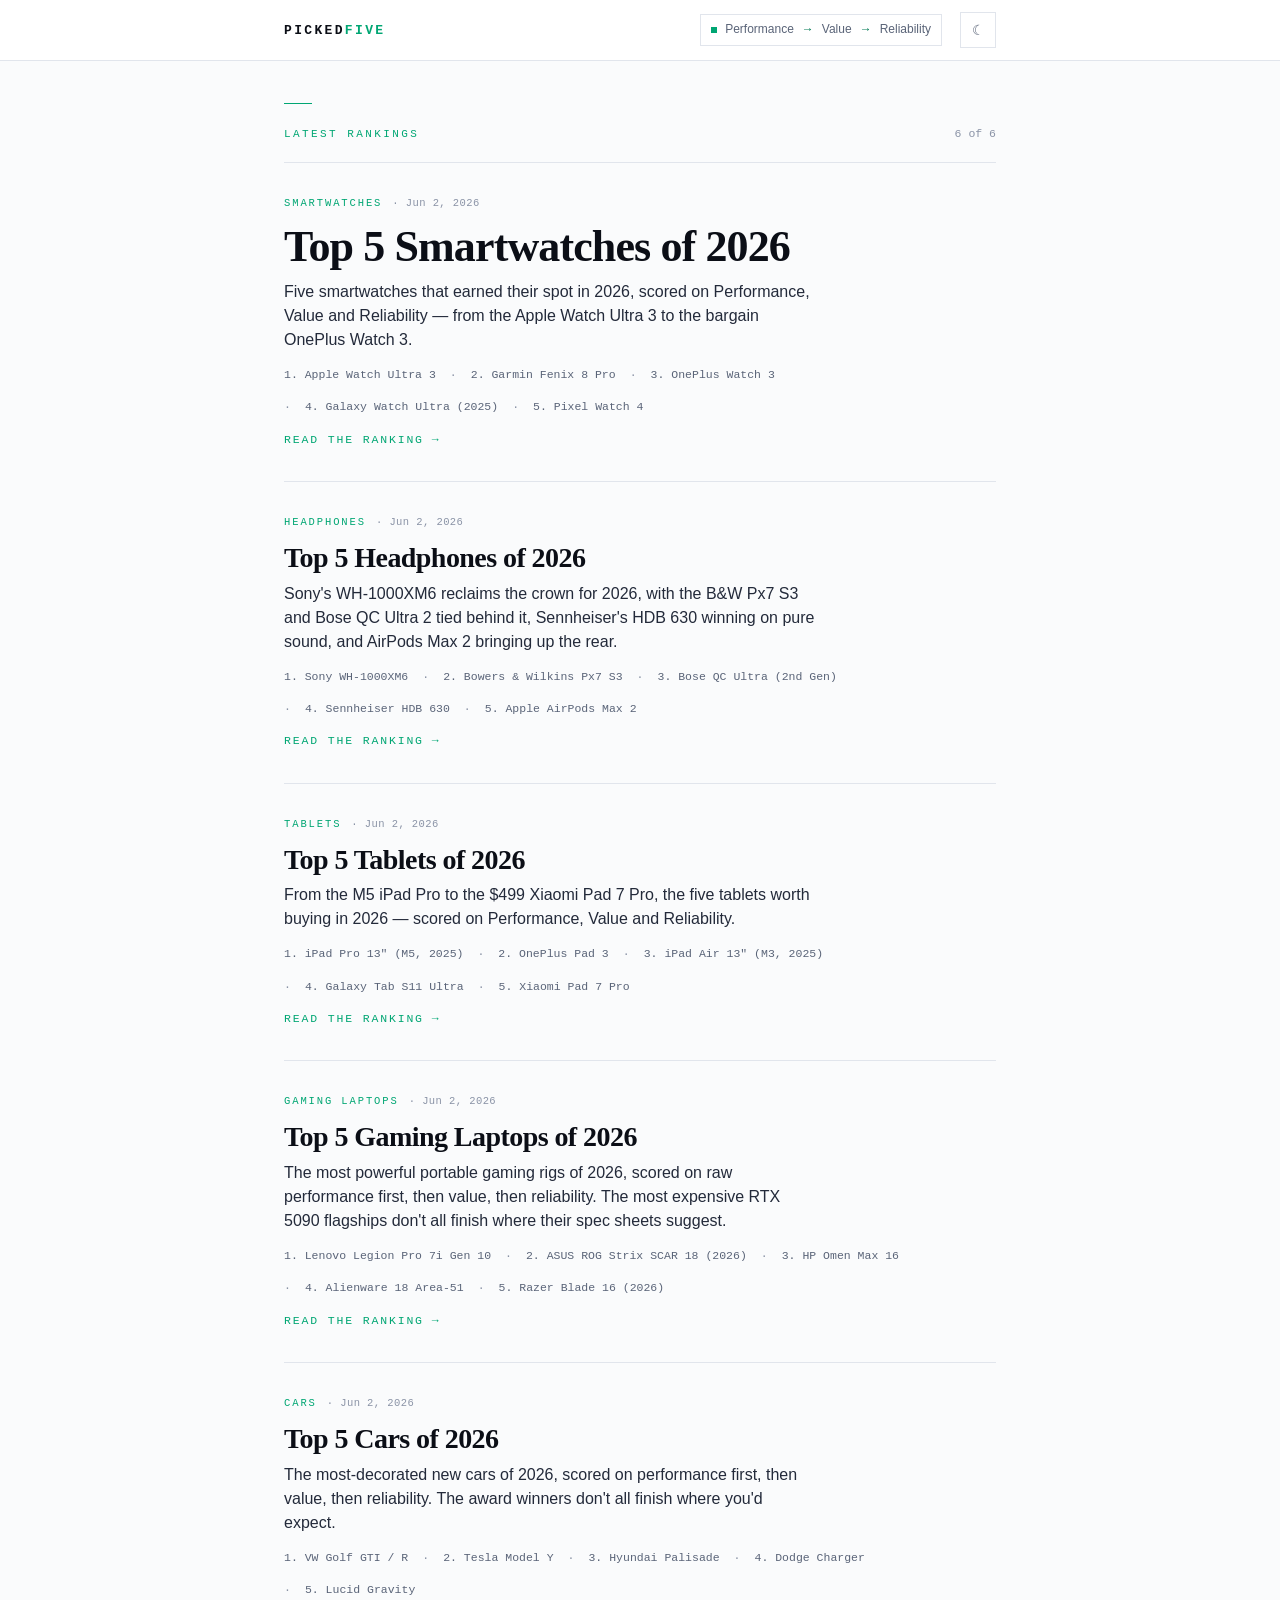
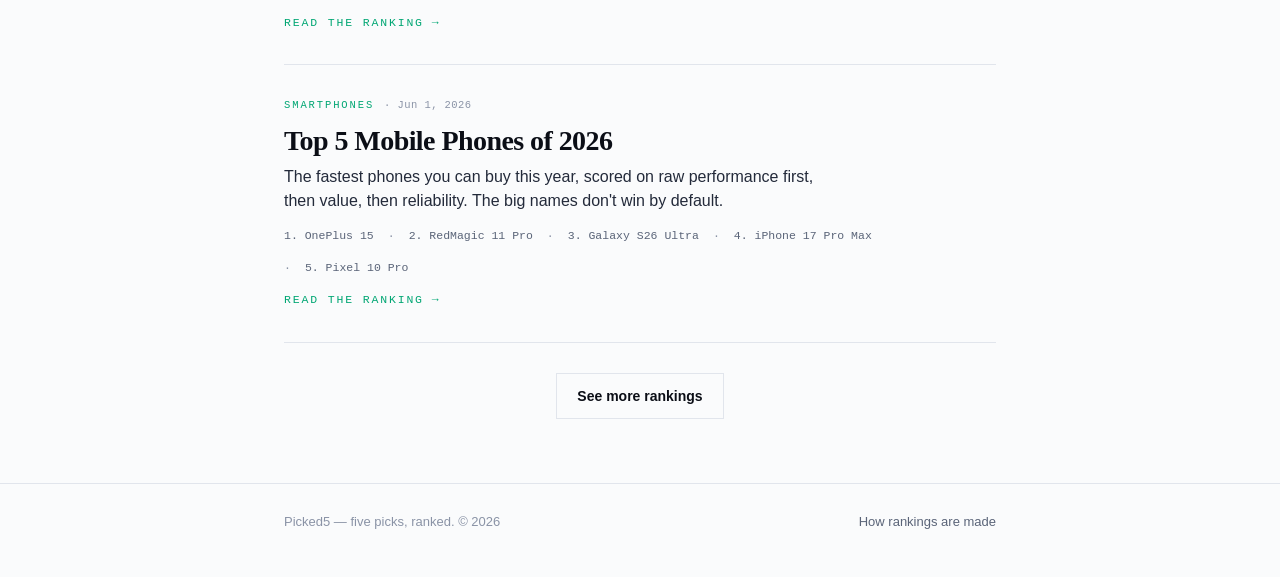
<file: index.html>
<!DOCTYPE html>
<html lang="en">
<head>
  <meta charset="UTF-8">
  <meta name="viewport" content="width=device-width, initial-scale=1, viewport-fit=cover">
  <title>Picked5 — Top-five rankings, decided by one rubric.</title>
  <meta name="description" content="Top-five rankings on one consistent rubric: performance first, then value, then reliability. Researched and written by Claude. No affiliate fluff, no ties.">

  <!-- crawler / AI hints -->
  <meta name="robots" content="index, follow, max-image-preview:large, max-snippet:-1, max-video-preview:-1">
  <meta name="googlebot" content="index, follow, max-image-preview:large, max-snippet:-1">
  <meta name="author" content="Picked5">
  <meta name="keywords" content="best of 2026, top 5, rankings, buyer's guide, smartphones, electronics, performance value reliability">
  <meta name="application-name" content="Picked5">
  <meta name="color-scheme" content="dark light">
  <meta name="theme-color" content="#060a18" media="(prefers-color-scheme: dark)">
  <meta name="theme-color" content="#eef3fb" media="(prefers-color-scheme: light)">
  <link rel="canonical" href="https://pickedfive.com/">
  <link rel="icon" type="image/svg+xml" href="assets/favicon.svg">
  <link rel="alternate icon" href="assets/favicon.svg">

  <!-- Open Graph -->
  <meta property="og:type" content="website">
  <meta property="og:site_name" content="Picked5">
  <meta property="og:locale" content="en_US">
  <meta property="og:title" content="Picked5 — Top-five rankings, decided by one rubric">
  <meta property="og:description" content="Every guide picks one category and names the five best — ranked by performance, value, reliability. Researched and written by Claude.">
  <meta property="og:url" content="https://pickedfive.com/">
  <meta property="og:image" content="https://pickedfive.com/assets/og-default.png">
  <meta property="og:image:width" content="1200">
  <meta property="og:image:height" content="630">

  <!-- Twitter / X -->
  <meta name="twitter:card" content="summary_large_image">
  <meta name="twitter:title" content="Picked5 — Top-five rankings, decided by one rubric">
  <meta name="twitter:description" content="Top-five rankings, ordered best to worst by one consistent rubric. Researched and written by Claude.">
  <meta name="twitter:image" content="https://pickedfive.com/assets/og-default.png">

  <!-- discovery -->
  <link rel="alternate" type="application/json" title="Picked5 article manifest" href="articles.js">

  <script src="assets/theme.js"></script>
  <link rel="stylesheet" href="assets/style.css">

  <!-- Structured data: WebSite + CollectionPage. ItemList is injected at runtime from articles.js. -->
  <script type="application/ld+json">
  {
    "@context": "https://schema.org",
    "@graph": [
      {
        "@type": "WebSite",
        "@id": "https://pickedfive.com/#website",
        "url": "https://pickedfive.com/",
        "name": "Picked5",
        "description": "Top-five rankings, decided by a transparent rubric: performance first, then value, then reliability.",
        "inLanguage": "en",
        "publisher": { "@id": "https://pickedfive.com/#organization" }
      },
      {
        "@type": "Organization",
        "@id": "https://pickedfive.com/#organization",
        "name": "Picked5",
        "url": "https://pickedfive.com/",
        "logo": "https://pickedfive.com/assets/logo.png"
      },
      {
        "@type": "CollectionPage",
        "@id": "https://pickedfive.com/#collection",
        "url": "https://pickedfive.com/",
        "name": "Picked5 — Latest rankings",
        "description": "Every guide picks one category and names the five best — ordered best to worst by one consistent rubric.",
        "isPartOf": { "@id": "https://pickedfive.com/#website" },
        "inLanguage": "en",
        "about": {
          "@type": "Thing",
          "name": "Ranked top-five buyer's guides on a transparent rubric: Performance 50%, Value 30%, Reliability 20%."
        }
      }
    ]
  }
  </script>
</head>
<body>
  <a class="skip-link" href="#main">Skip to rankings</a>

  <nav class="nav" aria-label="Primary">
    <div class="wrap">
      <a class="brand" href="index.html" aria-label="Picked5 home">
        <span class="brand-text">PICKED<i>FIVE</i></span>
      </a>
      <span class="spacer"></span>
      <span class="pill hide-sm" aria-hidden="true">
        <span class="dot"></span>
        Performance <span class="arrow">→</span> Value <span class="arrow">→</span> Reliability
      </span>
      <button class="theme-toggle" id="themeToggle" type="button" aria-label="Toggle color theme">
        <span class="t-icon t-sun" aria-hidden="true">☀</span>
        <span class="t-icon t-moon" aria-hidden="true">☾</span>
      </button>
    </div>
  </nav>

  <main class="wrap" id="main">
    <h1 class="sr-only">Picked5 — top-five rankings ordered best to worst by one rubric: performance, value, reliability.</h1>

    <div class="sec-head">
      <h2>Latest rankings</h2>
      <span class="count" id="count"></span>
    </div>

    <section class="cards" id="cards" aria-label="Latest top-five rankings">
      <!-- article cards injected from window.ARTICLES (articles.js) -->
    </section>

    <div class="more-row" id="moreRow" hidden>
      <button class="btn ghost" id="moreBtn" type="button">See more rankings</button>
    </div>
  </main>

  <footer class="foot">
    <div class="wrap">
      <span>Picked5 — five picks, ranked. © 2026</span>
      <span><a href="produce.txt">How rankings are made</a></span>
    </div>
  </footer>

  <!-- Manifest is a plain <script> (not a fetch) so the page works on file:// too. See produce.txt. -->
  <script src="articles.js"></script>
  <script>
    // Single source of truth: window.ARTICLES, newest-first.
    const PAGE = 10;
    const SITE_URL = 'https://pickedfive.com/';
    let articles = [];
    let shown = 0;

    const fmtDate = (iso) => {
      const d = new Date(iso);
      if (isNaN(d)) return iso;
      return d.toLocaleDateString('en-US', { year: 'numeric', month: 'short', day: 'numeric' });
    };
    const esc = (s) => String(s).replace(/[&<>"]/g, c =>
      ({ '&': '&amp;', '<': '&lt;', '>': '&gt;', '"': '&quot;' }[c]));

    function cardHTML(a, featured) {
      const peek = (a.picks || []).slice(0, 5)
        .map((p, i) => `<span>${i + 1}. ${esc(p)}</span>`).join('');
      return `
        <a class="card${featured ? ' feature' : ''}" href="${esc(a.url)}" aria-labelledby="t-${esc(a.slug)}">
          <span class="eyebrow">${esc(a.category)} <span class="date">· <time datetime="${esc(a.date)}">${fmtDate(a.date)}</time></span></span>
          <h3 id="t-${esc(a.slug)}">${esc(a.title)}</h3>
          <p>${esc(a.summary)}</p>
          ${peek ? `<div class="rankpeek" aria-label="Top picks preview">${peek}</div>` : ''}
          <span class="read">Read the ranking <span class="arr" aria-hidden="true">→</span></span>
        </a>`;
    }

    function render() {
      const cards = document.getElementById('cards');
      const batch = articles.slice(shown, shown + PAGE);
      const html = batch.map((a, i) =>
        cardHTML(a, shown === 0 && i === 0)
      ).join('');
      cards.insertAdjacentHTML('beforeend', html);
      shown += batch.length;

      document.getElementById('count').textContent =
        `${shown} of ${articles.length}`;
      document.getElementById('moreRow').hidden = shown >= articles.length;
    }

    // Inject a CollectionPage ItemList JSON-LD so JS-running crawlers (and AI
    // agents) see the full list of articles as structured data.
    function injectItemList() {
      const items = articles.map((a, i) => ({
        '@type': 'ListItem',
        position: i + 1,
        url: SITE_URL + a.url,
        name: a.title
      }));
      const data = {
        '@context': 'https://schema.org',
        '@type': 'ItemList',
        '@id': SITE_URL + '#articles',
        name: 'Picked5 rankings',
        itemListOrder: 'https://schema.org/ItemListOrderDescending',
        numberOfItems: articles.length,
        itemListElement: items
      };
      const s = document.createElement('script');
      s.type = 'application/ld+json';
      s.textContent = JSON.stringify(data);
      document.head.appendChild(s);
    }

    function boot() {
      const data = window.ARTICLES;
      if (!data || !Array.isArray(data.articles)) {
        document.getElementById('cards').innerHTML =
          '<p class="empty">Manifest not found. Make sure articles.js loads before this script.</p>';
        return;
      }
      articles = data.articles
        .slice()
        .sort((a, b) => new Date(b.date) - new Date(a.date));
      if (!articles.length) {
        document.getElementById('cards').innerHTML =
          '<p class="empty">No rankings published yet.</p>';
        return;
      }
      render();
      injectItemList();
    }

    document.getElementById('moreBtn').addEventListener('click', render);
    boot();
  </script>
</body>
</html>
</file>
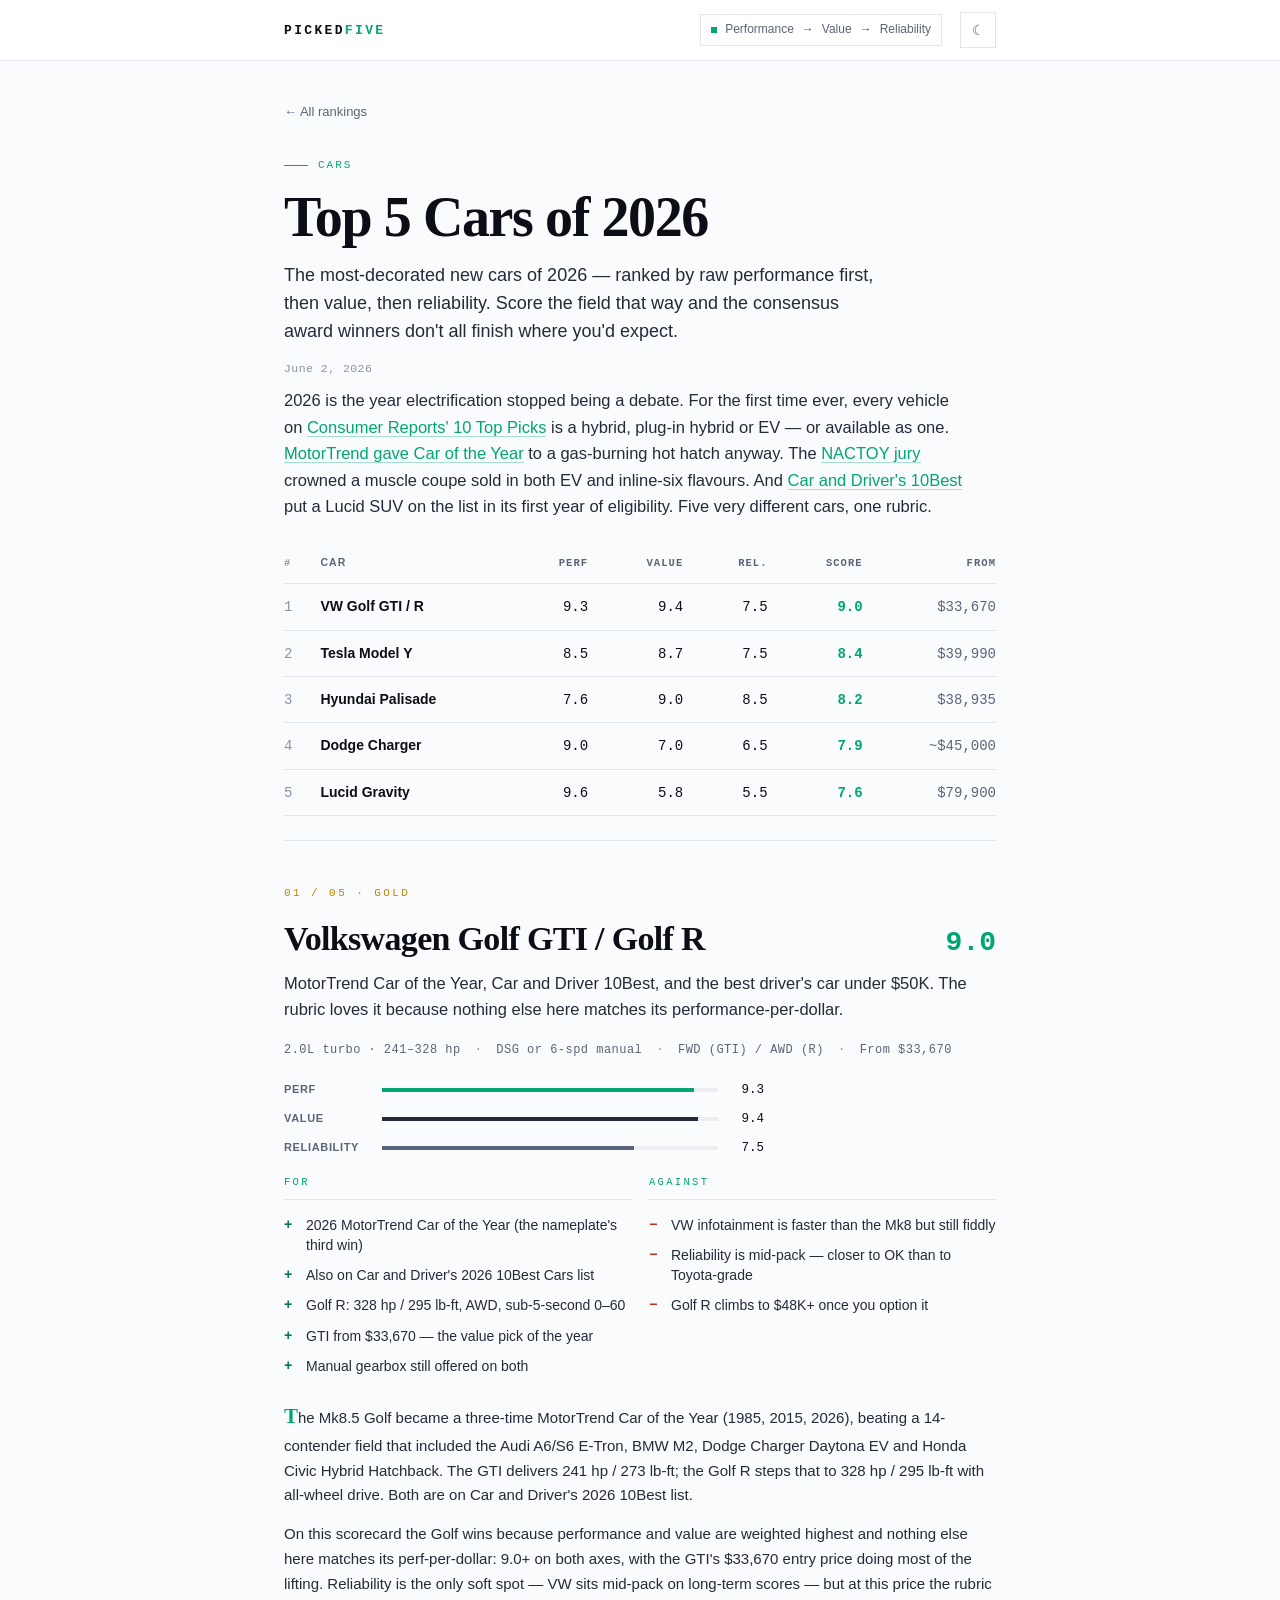
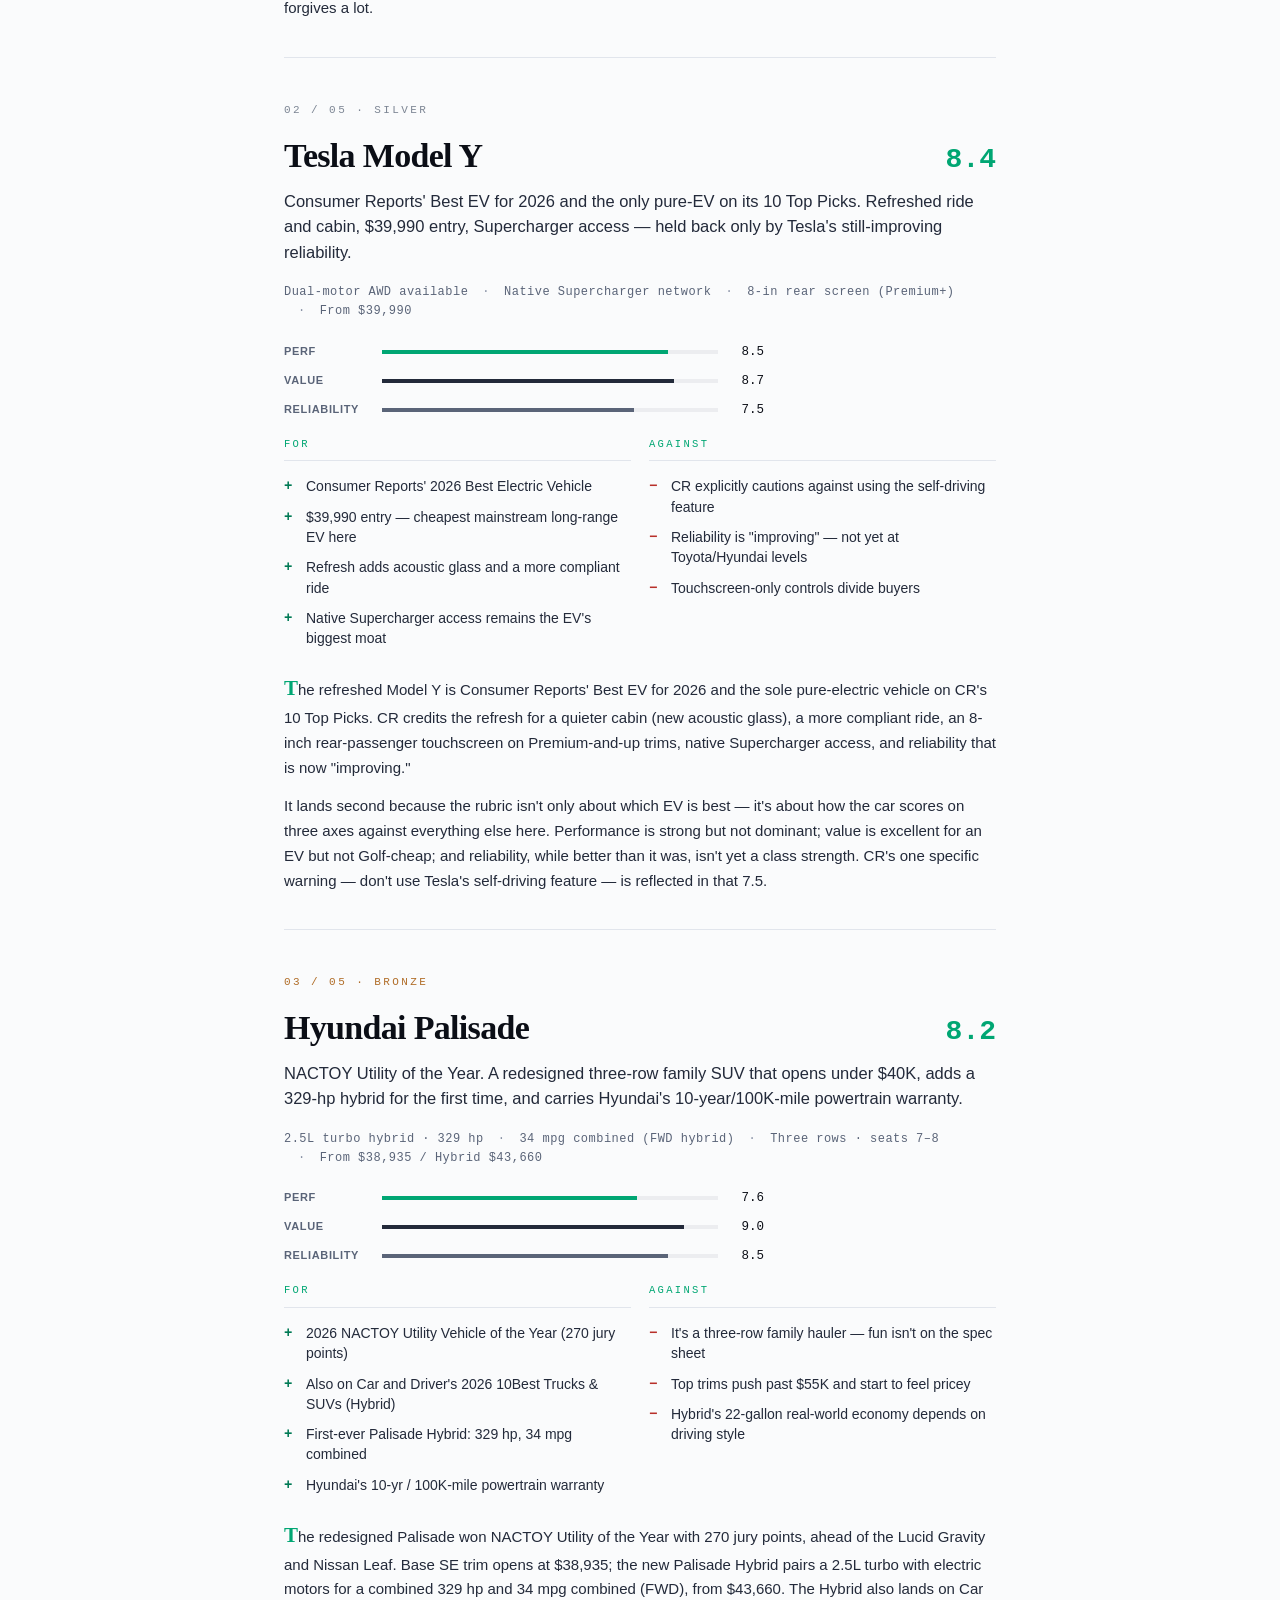
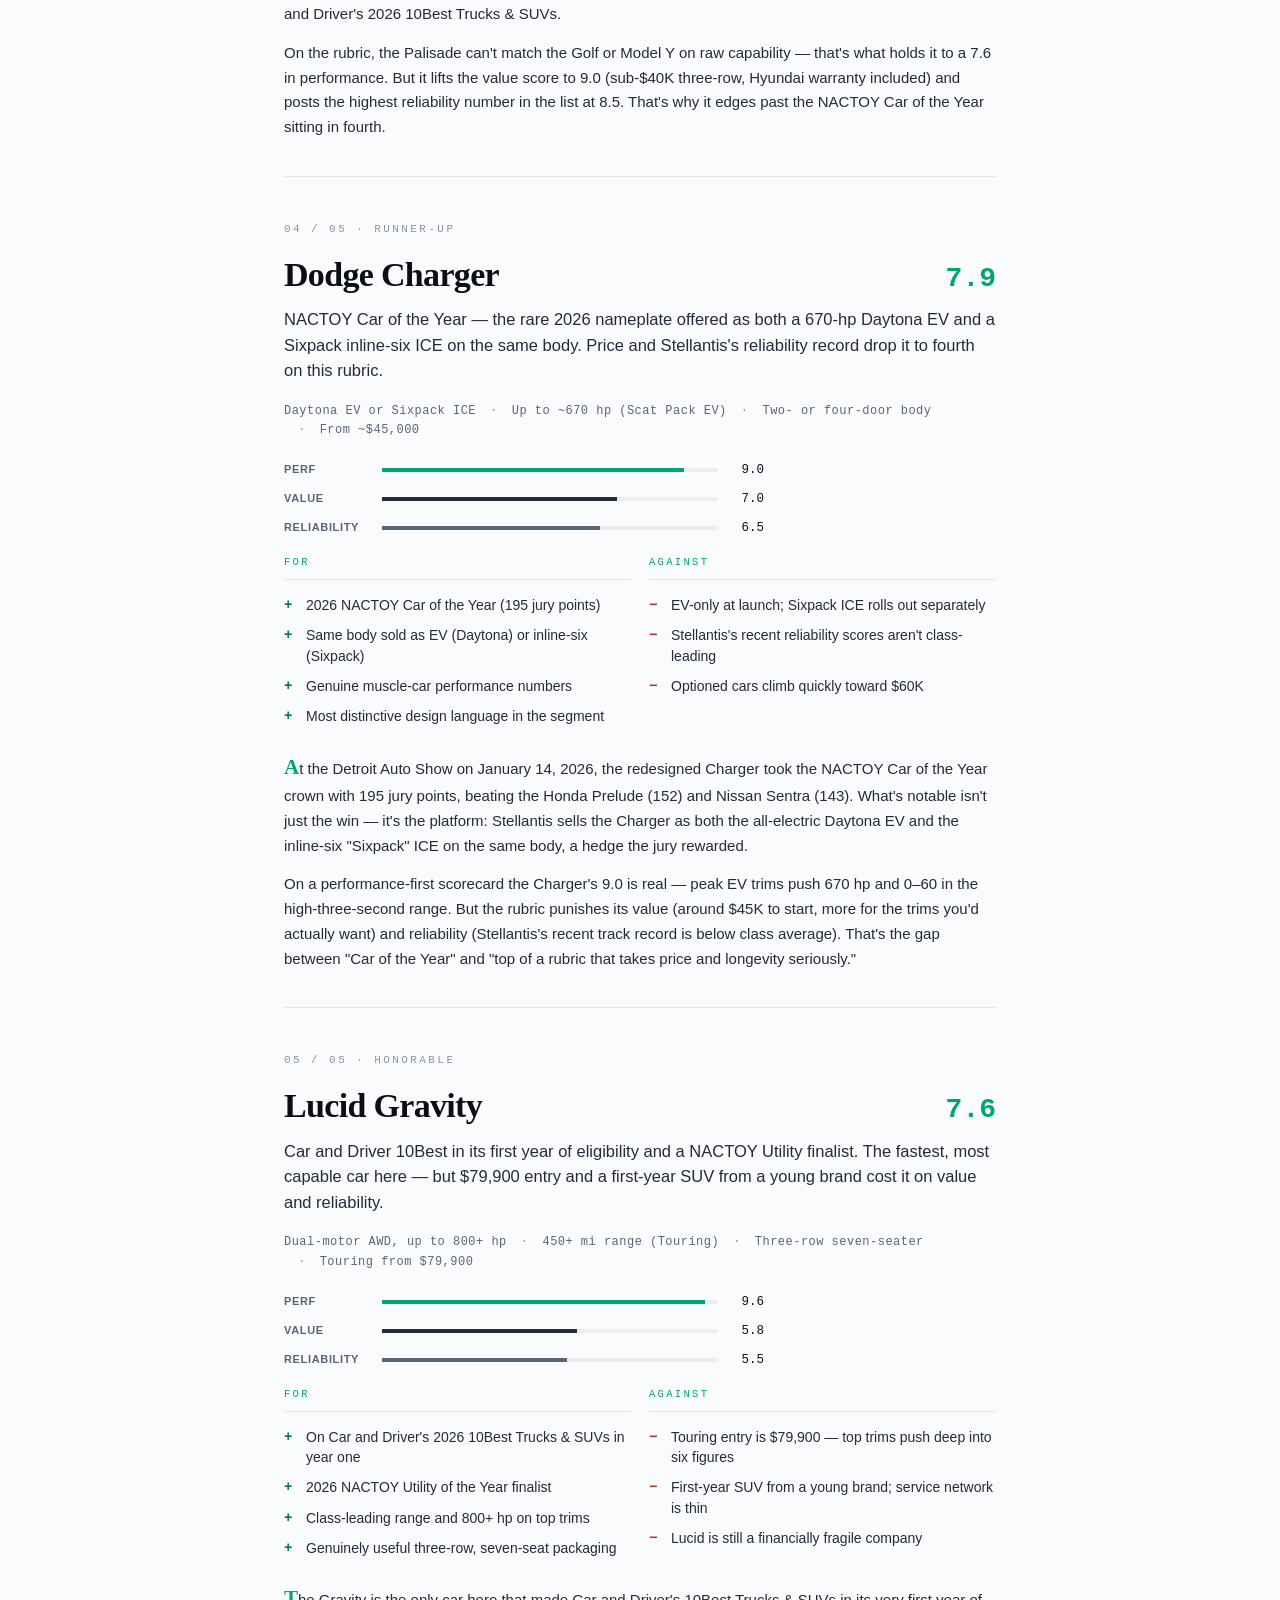
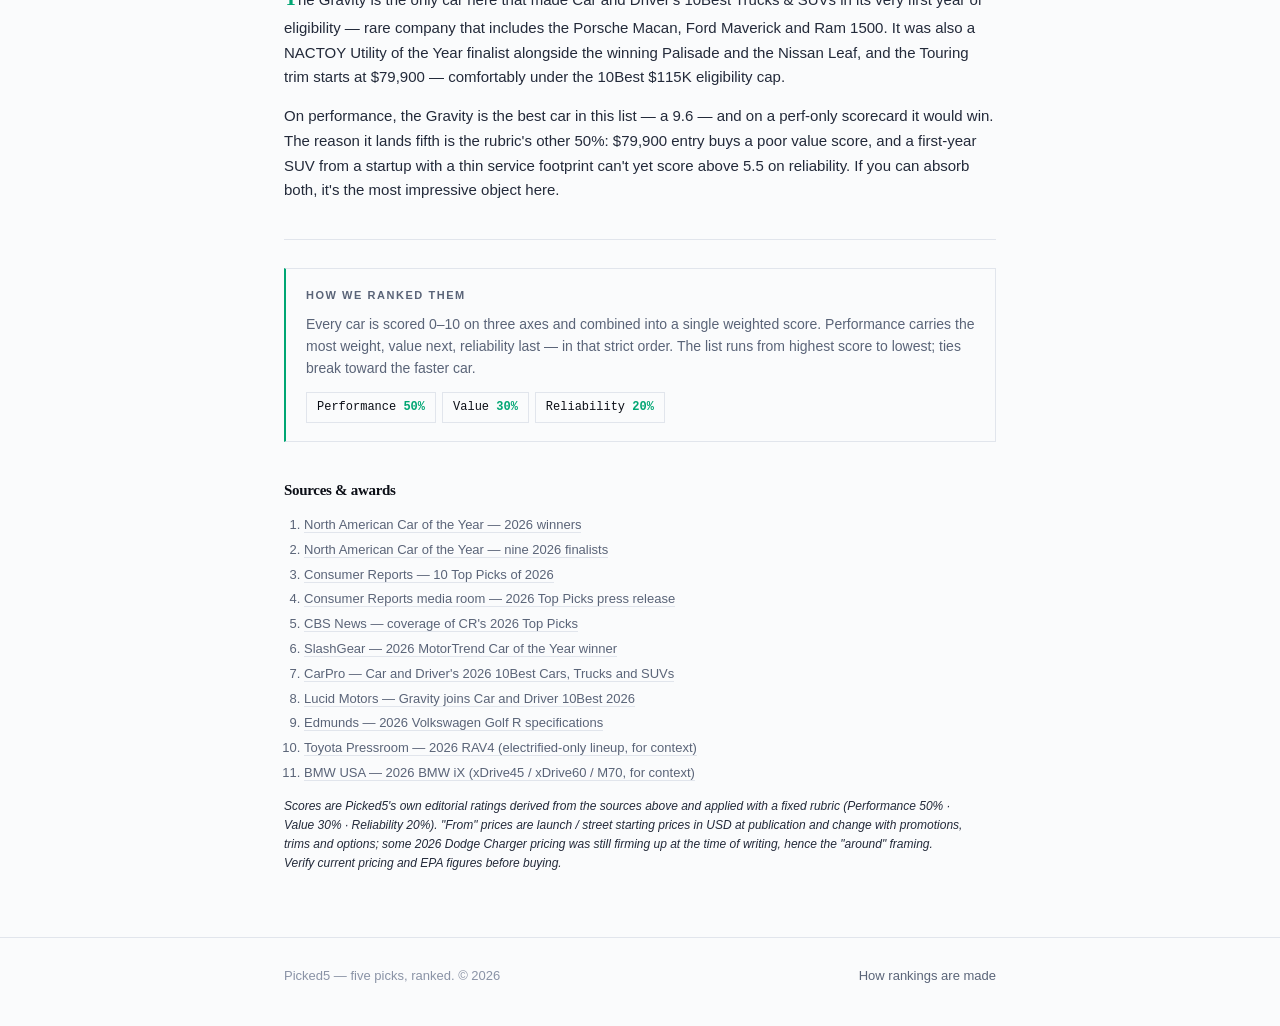
<file: articles/top-cars-2026.html>
<!DOCTYPE html>
<html lang="en">
<head>
  <meta charset="UTF-8">
  <meta name="viewport" content="width=device-width, initial-scale=1, viewport-fit=cover">
  <title>Top 5 Cars of 2026 — Picked5</title>
  <meta name="description" content="The five most-decorated new cars of 2026 — VW Golf GTI/R, Tesla Model Y, Hyundai Palisade, Dodge Charger and Lucid Gravity — scored on a transparent Performance / Value / Reliability rubric.">

  <!-- crawler / AI hints -->
  <meta name="robots" content="index, follow, max-image-preview:large, max-snippet:-1, max-video-preview:-1">
  <meta name="googlebot" content="index, follow, max-image-preview:large, max-snippet:-1">
  <meta name="author" content="Picked5">
  <meta name="keywords" content="best cars 2026, top 5 cars 2026, VW Golf GTI R, Tesla Model Y, Hyundai Palisade, Dodge Charger, Lucid Gravity, MotorTrend Car of the Year, NACTOY, Car and Driver 10Best, Consumer Reports">
  <meta name="application-name" content="Picked5">
  <meta name="color-scheme" content="dark light">
  <meta name="theme-color" content="#060a18" media="(prefers-color-scheme: dark)">
  <meta name="theme-color" content="#eef3fb" media="(prefers-color-scheme: light)">
  <link rel="canonical" href="https://pickedfive.com/articles/top-cars-2026.html">
  <link rel="icon" type="image/svg+xml" href="../assets/favicon.svg">
  <link rel="alternate icon" href="../assets/favicon.svg">

  <!-- Open Graph -->
  <meta property="og:type" content="article">
  <meta property="og:site_name" content="Picked5">
  <meta property="og:locale" content="en_US">
  <meta property="og:title" content="Top 5 Cars of 2026">
  <meta property="og:description" content="The most-decorated new cars of 2026 — scored on performance first, then value, then reliability. The award winners don't all finish where you'd expect.">
  <meta property="og:url" content="https://pickedfive.com/articles/top-cars-2026.html">
  <meta property="og:image" content="https://pickedfive.com/assets/og-default.png">
  <meta property="og:image:width" content="1200">
  <meta property="og:image:height" content="630">
  <meta property="article:published_time" content="2026-06-02T00:00:00Z">
  <meta property="article:modified_time" content="2026-06-02T00:00:00Z">
  <meta property="article:section" content="Cars">
  <meta property="article:author" content="Picked5">
  <meta property="article:tag" content="cars">
  <meta property="article:tag" content="VW Golf GTI">
  <meta property="article:tag" content="Tesla Model Y">
  <meta property="article:tag" content="Hyundai Palisade">
  <meta property="article:tag" content="Dodge Charger">
  <meta property="article:tag" content="Lucid Gravity">

  <!-- Twitter / X -->
  <meta name="twitter:card" content="summary_large_image">
  <meta name="twitter:title" content="Top 5 Cars of 2026">
  <meta name="twitter:description" content="The most-decorated new cars of 2026, ranked on one consistent rubric. Researched and written by Claude.">
  <meta name="twitter:image" content="https://pickedfive.com/assets/og-default.png">

  <script src="../assets/theme.js"></script>
  <link rel="stylesheet" href="../assets/style.css">

  <!-- Structured data: Article + BreadcrumbList + ItemList of ranked Products -->
  <script type="application/ld+json">
  {
    "@context": "https://schema.org",
    "@graph": [
      {
        "@type": "Article",
        "@id": "https://pickedfive.com/articles/top-cars-2026.html#article",
        "headline": "Top 5 Cars of 2026",
        "description": "The five most-decorated new cars of 2026, ranked on a transparent Performance / Value / Reliability rubric.",
        "datePublished": "2026-06-02",
        "dateModified": "2026-06-02",
        "inLanguage": "en",
        "url": "https://pickedfive.com/articles/top-cars-2026.html",
        "mainEntityOfPage": { "@type": "WebPage", "@id": "https://pickedfive.com/articles/top-cars-2026.html" },
        "author":    { "@type": "Organization", "name": "Picked5", "url": "https://pickedfive.com/" },
        "publisher": { "@type": "Organization", "name": "Picked5", "url": "https://pickedfive.com/" },
        "articleSection": "Cars",
        "keywords": "best cars 2026, VW Golf GTI, Tesla Model Y, Hyundai Palisade, Dodge Charger, Lucid Gravity, MotorTrend Car of the Year, NACTOY, Car and Driver 10Best"
      },
      {
        "@type": "BreadcrumbList",
        "itemListElement": [
          { "@type": "ListItem", "position": 1, "name": "Picked5", "item": "https://pickedfive.com/" },
          { "@type": "ListItem", "position": 2, "name": "Cars",    "item": "https://pickedfive.com/articles/top-cars-2026.html" }
        ]
      },
      {
        "@type": "ItemList",
        "@id": "https://pickedfive.com/articles/top-cars-2026.html#ranking",
        "name": "Top 5 Cars of 2026",
        "itemListOrder": "https://schema.org/ItemListOrderDescending",
        "numberOfItems": 5,
        "itemListElement": [
          {
            "@type": "ListItem",
            "position": 1,
            "item": {
              "@type": "Product",
              "name": "Volkswagen Golf GTI / Golf R",
              "category": "Car",
              "offers": { "@type": "Offer", "price": "33670", "priceCurrency": "USD", "availability": "https://schema.org/InStock" },
              "review": {
                "@type": "Review",
                "name": "VW Golf GTI / R — Picked5 verdict",
                "reviewRating": { "@type": "Rating", "ratingValue": "9.0", "bestRating": "10", "worstRating": "0" },
                "author": { "@type": "Organization", "name": "Picked5" },
                "reviewBody": "MotorTrend Car of the Year, Car and Driver 10Best, and the best driver's car under $50K. The rubric loves it because nothing else here matches its performance-per-dollar."
              }
            }
          },
          {
            "@type": "ListItem",
            "position": 2,
            "item": {
              "@type": "Product",
              "name": "Tesla Model Y",
              "category": "Electric SUV",
              "offers": { "@type": "Offer", "price": "39990", "priceCurrency": "USD", "availability": "https://schema.org/InStock" },
              "review": {
                "@type": "Review",
                "name": "Tesla Model Y — Picked5 verdict",
                "reviewRating": { "@type": "Rating", "ratingValue": "8.4", "bestRating": "10", "worstRating": "0" },
                "author": { "@type": "Organization", "name": "Picked5" },
                "reviewBody": "Consumer Reports' Best EV for 2026 and the only pure-EV on its 10 Top Picks list. Refreshed ride and cabin, $39,990 entry, Supercharger access — held back only by Tesla's still-improving reliability."
              }
            }
          },
          {
            "@type": "ListItem",
            "position": 3,
            "item": {
              "@type": "Product",
              "name": "Hyundai Palisade",
              "category": "Three-row SUV",
              "offers": { "@type": "Offer", "price": "38935", "priceCurrency": "USD", "availability": "https://schema.org/InStock" },
              "review": {
                "@type": "Review",
                "name": "Hyundai Palisade — Picked5 verdict",
                "reviewRating": { "@type": "Rating", "ratingValue": "8.2", "bestRating": "10", "worstRating": "0" },
                "author": { "@type": "Organization", "name": "Picked5" },
                "reviewBody": "NACTOY Utility of the Year. A redesigned three-row family SUV that opens under $40K, adds a 329-hp hybrid for the first time, and carries Hyundai's 10-year/100K-mile powertrain warranty."
              }
            }
          },
          {
            "@type": "ListItem",
            "position": 4,
            "item": {
              "@type": "Product",
              "name": "Dodge Charger",
              "category": "Performance car",
              "offers": { "@type": "Offer", "price": "45000", "priceCurrency": "USD", "availability": "https://schema.org/InStock" },
              "review": {
                "@type": "Review",
                "name": "Dodge Charger — Picked5 verdict",
                "reviewRating": { "@type": "Rating", "ratingValue": "7.9", "bestRating": "10", "worstRating": "0" },
                "author": { "@type": "Organization", "name": "Picked5" },
                "reviewBody": "NACTOY Car of the Year (195 jury points) — the rare 2026 nameplate offered as both a 670-hp Daytona EV and a Sixpack inline-six ICE on the same body. Price and Stellantis's reliability record drop it to fourth on this rubric."
              }
            }
          },
          {
            "@type": "ListItem",
            "position": 5,
            "item": {
              "@type": "Product",
              "name": "Lucid Gravity",
              "category": "Electric SUV",
              "offers": { "@type": "Offer", "price": "79900", "priceCurrency": "USD", "availability": "https://schema.org/InStock" },
              "review": {
                "@type": "Review",
                "name": "Lucid Gravity — Picked5 verdict",
                "reviewRating": { "@type": "Rating", "ratingValue": "7.6", "bestRating": "10", "worstRating": "0" },
                "author": { "@type": "Organization", "name": "Picked5" },
                "reviewBody": "Car and Driver 10Best in its first year of eligibility and a NACTOY Utility finalist. The fastest, most capable car here — but $79,900 entry and a first-year SUV from a young brand cost it on value and reliability."
              }
            }
          }
        ]
      }
    ]
  }
  </script>
</head>
<body>
  <nav class="nav" aria-label="Primary">
    <div class="wrap">
      <a class="brand" href="../index.html" aria-label="Picked5 home">
        <span class="brand-text">PICKED<i>FIVE</i></span>
      </a>
      <span class="spacer"></span>
      <span class="pill hide-sm" aria-hidden="true">
        <span class="dot"></span>
        Performance <span class="arrow">→</span> Value <span class="arrow">→</span> Reliability
      </span>
      <button class="theme-toggle" id="themeToggle" type="button" aria-label="Toggle color theme">
        <span class="t-icon t-sun" aria-hidden="true">☀</span>
        <span class="t-icon t-moon" aria-hidden="true">☾</span>
      </button>
    </div>
  </nav>

  <article class="article" itemscope itemtype="https://schema.org/Article">
    <div class="wrap">
      <a class="back" href="../index.html">← All rankings</a>

      <header class="art-head">
        <span class="eyebrow" itemprop="articleSection">Cars</span>
        <h1 itemprop="headline">Top 5 Cars of 2026</h1>
        <p class="deck" itemprop="description">
          The most-decorated new cars of 2026 — ranked by raw performance first,
          then value, then reliability. Score the field that way and the
          consensus award winners don't all finish where you'd expect.
        </p>
        <time datetime="2026-06-02" itemprop="datePublished">June 2, 2026</time>
      </header>

      <div class="prose">
        <p>
          2026 is the year electrification stopped being a debate. For the first time ever,
          every vehicle on
          <a href="https://www.consumerreports.org/cars/best-cars-of-the-year-10-top-picks-of-2026-a1118808691/">Consumer Reports' 10 Top Picks</a>
          is a hybrid, plug-in hybrid or EV — or available as one.
          <a href="https://www.slashgear.com/1998765/2026-motortrend-car-of-the-year-winner/">MotorTrend gave Car of the Year</a>
          to a gas-burning hot hatch anyway. The
          <a href="https://northamericancaroftheyear.org/2026-winners/">NACTOY jury</a>
          crowned a muscle coupe sold in both EV and inline-six flavours. And
          <a href="https://www.carpro.com/blog/car-and-drivers-10-best-cars-trucks-and-suvs-for-2026">Car and Driver's 10Best</a>
          put a Lucid SUV on the list in its first year of eligibility. Five very different cars, one rubric.
        </p>
      </div>

      <!-- comparison table -->
      <div class="cmp-wrap">
        <table class="cmp" aria-label="Top 5 cars of 2026, scored on Performance, Value, Reliability">
          <thead>
            <tr>
              <th class="num" scope="col">#</th>
              <th scope="col">Car</th>
              <th class="num" scope="col">Perf</th>
              <th class="num" scope="col">Value</th>
              <th class="num" scope="col">Rel.</th>
              <th class="num" scope="col">Score</th>
              <th class="num" scope="col">From</th>
            </tr>
          </thead>
          <tbody>
            <tr>
              <td class="rk num">1</td><td class="ph">VW Golf GTI / R</td>
              <td class="num">9.3</td><td class="num">9.4</td><td class="num">7.5</td>
              <td class="num score">9.0</td><td class="num price">$33,670</td>
            </tr>
            <tr>
              <td class="rk num">2</td><td class="ph">Tesla Model Y</td>
              <td class="num">8.5</td><td class="num">8.7</td><td class="num">7.5</td>
              <td class="num score">8.4</td><td class="num price">$39,990</td>
            </tr>
            <tr>
              <td class="rk num">3</td><td class="ph">Hyundai Palisade</td>
              <td class="num">7.6</td><td class="num">9.0</td><td class="num">8.5</td>
              <td class="num score">8.2</td><td class="num price">$38,935</td>
            </tr>
            <tr>
              <td class="rk num">4</td><td class="ph">Dodge Charger</td>
              <td class="num">9.0</td><td class="num">7.0</td><td class="num">6.5</td>
              <td class="num score">7.9</td><td class="num price">~$45,000</td>
            </tr>
            <tr>
              <td class="rk num">5</td><td class="ph">Lucid Gravity</td>
              <td class="num">9.6</td><td class="num">5.8</td><td class="num">5.5</td>
              <td class="num score">7.6</td><td class="num price">$79,900</td>
            </tr>
          </tbody>
        </table>
      </div>

      <!-- ===================== #1 ===================== -->
      <section class="entry" data-rank="1" aria-labelledby="rank-1">
        <div class="rank-row">
          <div class="numeral" aria-hidden="true">1</div>
          <div class="head">
            <h3 id="rank-1">Volkswagen Golf GTI / Golf R</h3>
            <p class="verdict">MotorTrend Car of the Year, Car and Driver 10Best, and the best driver's car under $50K. The rubric loves it because nothing else here matches its performance-per-dollar.</p>
            <div class="meta">
              <span class="tag">2.0L turbo · 241–328 hp</span>
              <span class="tag">DSG or 6-spd manual</span>
              <span class="tag">FWD (GTI) / AWD (R)</span>
              <span class="tag">From $33,670</span>
            </div>
          </div>
          <div class="overall"><div class="big">9.0</div><div class="lbl">Overall</div></div>
        </div>

        <div class="scores">
          <div class="row" data-k="perf"><span class="k">Perf</span><span class="bar"><i style="width:93%"></i></span><span class="v">9.3</span></div>
          <div class="row" data-k="value"><span class="k">Value</span><span class="bar"><i style="width:94%"></i></span><span class="v">9.4</span></div>
          <div class="row" data-k="rel"><span class="k">Reliability</span><span class="bar"><i style="width:75%"></i></span><span class="v">7.5</span></div>
        </div>

        <div class="pc">
          <div class="pros"><h5>For</h5><ul>
            <li>2026 MotorTrend Car of the Year (the nameplate's third win)</li>
            <li>Also on Car and Driver's 2026 10Best Cars list</li>
            <li>Golf R: 328 hp / 295 lb-ft, AWD, sub-5-second 0–60</li>
            <li>GTI from $33,670 — the value pick of the year</li>
            <li>Manual gearbox still offered on both</li>
          </ul></div>
          <div class="cons"><h5>Against</h5><ul>
            <li>VW infotainment is faster than the Mk8 but still fiddly</li>
            <li>Reliability is mid-pack — closer to OK than to Toyota-grade</li>
            <li>Golf R climbs to $48K+ once you option it</li>
          </ul></div>
        </div>

        <p class="take">
          The Mk8.5 Golf became
          <a href="https://www.slashgear.com/1998765/2026-motortrend-car-of-the-year-winner/">a three-time MotorTrend Car of the Year</a>
          (1985, 2015, 2026), beating a 14-contender field that included the Audi A6/S6 E-Tron,
          BMW M2, Dodge Charger Daytona EV and Honda Civic Hybrid Hatchback. The GTI delivers
          <a href="https://www.edmunds.com/volkswagen/golf-r/">241 hp / 273 lb-ft</a>;
          the Golf R steps that to 328 hp / 295 lb-ft with all-wheel drive. Both are on Car
          and Driver's 2026 10Best list.
        </p>
        <p class="take">
          On this scorecard the Golf wins because performance and value are weighted highest
          and nothing else here matches its perf-per-dollar: 9.0+ on both axes, with the GTI's
          $33,670 entry price doing most of the lifting. Reliability is the only soft spot —
          VW sits mid-pack on long-term scores — but at this price the rubric forgives a lot.
        </p>
      </section>

      <!-- ===================== #2 ===================== -->
      <section class="entry" data-rank="2" aria-labelledby="rank-2">
        <div class="rank-row">
          <div class="numeral" aria-hidden="true">2</div>
          <div class="head">
            <h3 id="rank-2">Tesla Model Y</h3>
            <p class="verdict">Consumer Reports' Best EV for 2026 and the only pure-EV on its 10 Top Picks. Refreshed ride and cabin, $39,990 entry, Supercharger access — held back only by Tesla's still-improving reliability.</p>
            <div class="meta">
              <span class="tag">Dual-motor AWD available</span>
              <span class="tag">Native Supercharger network</span>
              <span class="tag">8-in rear screen (Premium+)</span>
              <span class="tag">From $39,990</span>
            </div>
          </div>
          <div class="overall"><div class="big">8.4</div><div class="lbl">Overall</div></div>
        </div>

        <div class="scores">
          <div class="row" data-k="perf"><span class="k">Perf</span><span class="bar"><i style="width:85%"></i></span><span class="v">8.5</span></div>
          <div class="row" data-k="value"><span class="k">Value</span><span class="bar"><i style="width:87%"></i></span><span class="v">8.7</span></div>
          <div class="row" data-k="rel"><span class="k">Reliability</span><span class="bar"><i style="width:75%"></i></span><span class="v">7.5</span></div>
        </div>

        <div class="pc">
          <div class="pros"><h5>For</h5><ul>
            <li>Consumer Reports' 2026 Best Electric Vehicle</li>
            <li>$39,990 entry — cheapest mainstream long-range EV here</li>
            <li>Refresh adds acoustic glass and a more compliant ride</li>
            <li>Native Supercharger access remains the EV's biggest moat</li>
          </ul></div>
          <div class="cons"><h5>Against</h5><ul>
            <li>CR explicitly cautions against using the self-driving feature</li>
            <li>Reliability is "improving" — not yet at Toyota/Hyundai levels</li>
            <li>Touchscreen-only controls divide buyers</li>
          </ul></div>
        </div>

        <p class="take">
          The refreshed Model Y is
          <a href="https://www.consumerreports.org/cars/best-cars-of-the-year-10-top-picks-of-2026-a1118808691/">Consumer Reports' Best EV for 2026</a>
          and the sole pure-electric vehicle on CR's 10 Top Picks. CR credits the
          refresh for a quieter cabin (new acoustic glass), a more compliant ride,
          an 8-inch rear-passenger touchscreen on Premium-and-up trims, native
          Supercharger access, and reliability that is now "improving."
        </p>
        <p class="take">
          It lands second because the rubric isn't only about which EV is best — it's
          about how the car scores on three axes against everything else here. Performance
          is strong but not dominant; value is excellent for an EV but not Golf-cheap;
          and reliability, while better than it was, isn't yet a class strength. CR's
          one specific warning — don't use Tesla's self-driving feature — is reflected
          in that 7.5.
        </p>
      </section>

      <!-- ===================== #3 ===================== -->
      <section class="entry" data-rank="3" aria-labelledby="rank-3">
        <div class="rank-row">
          <div class="numeral" aria-hidden="true">3</div>
          <div class="head">
            <h3 id="rank-3">Hyundai Palisade</h3>
            <p class="verdict">NACTOY Utility of the Year. A redesigned three-row family SUV that opens under $40K, adds a 329-hp hybrid for the first time, and carries Hyundai's 10-year/100K-mile powertrain warranty.</p>
            <div class="meta">
              <span class="tag">2.5L turbo hybrid · 329 hp</span>
              <span class="tag">34 mpg combined (FWD hybrid)</span>
              <span class="tag">Three rows · seats 7–8</span>
              <span class="tag">From $38,935 / Hybrid $43,660</span>
            </div>
          </div>
          <div class="overall"><div class="big">8.2</div><div class="lbl">Overall</div></div>
        </div>

        <div class="scores">
          <div class="row" data-k="perf"><span class="k">Perf</span><span class="bar"><i style="width:76%"></i></span><span class="v">7.6</span></div>
          <div class="row" data-k="value"><span class="k">Value</span><span class="bar"><i style="width:90%"></i></span><span class="v">9.0</span></div>
          <div class="row" data-k="rel"><span class="k">Reliability</span><span class="bar"><i style="width:85%"></i></span><span class="v">8.5</span></div>
        </div>

        <div class="pc">
          <div class="pros"><h5>For</h5><ul>
            <li>2026 NACTOY Utility Vehicle of the Year (270 jury points)</li>
            <li>Also on Car and Driver's 2026 10Best Trucks &amp; SUVs (Hybrid)</li>
            <li>First-ever Palisade Hybrid: 329 hp, 34 mpg combined</li>
            <li>Hyundai's 10-yr / 100K-mile powertrain warranty</li>
          </ul></div>
          <div class="cons"><h5>Against</h5><ul>
            <li>It's a three-row family hauler — fun isn't on the spec sheet</li>
            <li>Top trims push past $55K and start to feel pricey</li>
            <li>Hybrid's 22-gallon real-world economy depends on driving style</li>
          </ul></div>
        </div>

        <p class="take">
          The redesigned Palisade won
          <a href="https://northamericancaroftheyear.org/2026-winners/">NACTOY Utility of the Year</a>
          with 270 jury points, ahead of the Lucid Gravity and Nissan Leaf. Base SE trim opens at
          $38,935; the new Palisade Hybrid pairs a 2.5L turbo with electric motors for a combined
          329 hp and 34 mpg combined (FWD), from $43,660. The Hybrid also lands on Car and Driver's
          2026 10Best Trucks &amp; SUVs.
        </p>
        <p class="take">
          On the rubric, the Palisade can't match the Golf or Model Y on raw capability — that's
          what holds it to a 7.6 in performance. But it lifts the value score to 9.0 (sub-$40K
          three-row, Hyundai warranty included) and posts the highest reliability number in the
          list at 8.5. That's why it edges past the NACTOY Car of the Year sitting in fourth.
        </p>
      </section>

      <!-- ===================== #4 ===================== -->
      <section class="entry" data-rank="4" aria-labelledby="rank-4">
        <div class="rank-row">
          <div class="numeral" aria-hidden="true">4</div>
          <div class="head">
            <h3 id="rank-4">Dodge Charger</h3>
            <p class="verdict">NACTOY Car of the Year — the rare 2026 nameplate offered as both a 670-hp Daytona EV and a Sixpack inline-six ICE on the same body. Price and Stellantis's reliability record drop it to fourth on this rubric.</p>
            <div class="meta">
              <span class="tag">Daytona EV or Sixpack ICE</span>
              <span class="tag">Up to ~670 hp (Scat Pack EV)</span>
              <span class="tag">Two- or four-door body</span>
              <span class="tag">From ~$45,000</span>
            </div>
          </div>
          <div class="overall"><div class="big">7.9</div><div class="lbl">Overall</div></div>
        </div>

        <div class="scores">
          <div class="row" data-k="perf"><span class="k">Perf</span><span class="bar"><i style="width:90%"></i></span><span class="v">9.0</span></div>
          <div class="row" data-k="value"><span class="k">Value</span><span class="bar"><i style="width:70%"></i></span><span class="v">7.0</span></div>
          <div class="row" data-k="rel"><span class="k">Reliability</span><span class="bar"><i style="width:65%"></i></span><span class="v">6.5</span></div>
        </div>

        <div class="pc">
          <div class="pros"><h5>For</h5><ul>
            <li>2026 NACTOY Car of the Year (195 jury points)</li>
            <li>Same body sold as EV (Daytona) or inline-six (Sixpack)</li>
            <li>Genuine muscle-car performance numbers</li>
            <li>Most distinctive design language in the segment</li>
          </ul></div>
          <div class="cons"><h5>Against</h5><ul>
            <li>EV-only at launch; Sixpack ICE rolls out separately</li>
            <li>Stellantis's recent reliability scores aren't class-leading</li>
            <li>Optioned cars climb quickly toward $60K</li>
          </ul></div>
        </div>

        <p class="take">
          At the Detroit Auto Show on January 14, 2026, the redesigned Charger took the
          <a href="https://northamericancaroftheyear.org/2026-winners/">NACTOY Car of the Year</a>
          crown with 195 jury points, beating the Honda Prelude (152) and Nissan Sentra (143).
          What's notable isn't just the win — it's the platform: Stellantis sells the Charger as
          both the all-electric Daytona EV and the inline-six "Sixpack" ICE on the same body, a
          hedge the jury rewarded.
        </p>
        <p class="take">
          On a performance-first scorecard the Charger's 9.0 is real — peak EV trims push 670 hp
          and 0–60 in the high-three-second range. But the rubric punishes its value (around $45K
          to start, more for the trims you'd actually want) and reliability (Stellantis's recent
          track record is below class average). That's the gap between "Car of the Year" and "top
          of a rubric that takes price and longevity seriously."
        </p>
      </section>

      <!-- ===================== #5 ===================== -->
      <section class="entry" data-rank="5" aria-labelledby="rank-5">
        <div class="rank-row">
          <div class="numeral" aria-hidden="true">5</div>
          <div class="head">
            <h3 id="rank-5">Lucid Gravity</h3>
            <p class="verdict">Car and Driver 10Best in its first year of eligibility and a NACTOY Utility finalist. The fastest, most capable car here — but $79,900 entry and a first-year SUV from a young brand cost it on value and reliability.</p>
            <div class="meta">
              <span class="tag">Dual-motor AWD, up to 800+ hp</span>
              <span class="tag">450+ mi range (Touring)</span>
              <span class="tag">Three-row seven-seater</span>
              <span class="tag">Touring from $79,900</span>
            </div>
          </div>
          <div class="overall"><div class="big">7.6</div><div class="lbl">Overall</div></div>
        </div>

        <div class="scores">
          <div class="row" data-k="perf"><span class="k">Perf</span><span class="bar"><i style="width:96%"></i></span><span class="v">9.6</span></div>
          <div class="row" data-k="value"><span class="k">Value</span><span class="bar"><i style="width:58%"></i></span><span class="v">5.8</span></div>
          <div class="row" data-k="rel"><span class="k">Reliability</span><span class="bar"><i style="width:55%"></i></span><span class="v">5.5</span></div>
        </div>

        <div class="pc">
          <div class="pros"><h5>For</h5><ul>
            <li>On Car and Driver's 2026 10Best Trucks &amp; SUVs in year one</li>
            <li>2026 NACTOY Utility of the Year finalist</li>
            <li>Class-leading range and 800+ hp on top trims</li>
            <li>Genuinely useful three-row, seven-seat packaging</li>
          </ul></div>
          <div class="cons"><h5>Against</h5><ul>
            <li>Touring entry is $79,900 — top trims push deep into six figures</li>
            <li>First-year SUV from a young brand; service network is thin</li>
            <li>Lucid is still a financially fragile company</li>
          </ul></div>
        </div>

        <p class="take">
          The Gravity is the only car here that
          <a href="https://lucidmotors.com/stories/lucid-gravity-joins-car-driver-10best-2026">made Car and Driver's 10Best Trucks &amp; SUVs in its very first year of eligibility</a> —
          rare company that includes the Porsche Macan, Ford Maverick and Ram 1500. It was also a
          NACTOY Utility of the Year finalist alongside the winning Palisade and the Nissan Leaf,
          and the Touring trim starts at $79,900 — comfortably under the 10Best $115K eligibility cap.
        </p>
        <p class="take">
          On performance, the Gravity is the best car in this list — a 9.6 — and on a perf-only
          scorecard it would win. The reason it lands fifth is the rubric's other 50%: $79,900
          entry buys a poor value score, and a first-year SUV from a startup with a thin service
          footprint can't yet score above 5.5 on reliability. If you can absorb both, it's the
          most impressive object here.
        </p>
      </section>

      <!-- methodology (appendix) -->
      <aside class="method-box" aria-labelledby="method-h">
        <h4 id="method-h">How we ranked them</h4>
        <p>
          Every car is scored 0–10 on three axes and combined into a single
          weighted score. Performance carries the most weight, value next,
          reliability last — in that strict order. The list runs from highest
          score to lowest; ties break toward the faster car.
        </p>
        <div class="weights">
          <span class="weight">Performance <b>50%</b></span>
          <span class="weight">Value <b>30%</b></span>
          <span class="weight">Reliability <b>20%</b></span>
        </div>
      </aside>

      <!-- sources -->
      <div class="prose sources">
        <h2>Sources &amp; awards</h2>
        <ol>
          <li><a href="https://northamericancaroftheyear.org/2026-winners/">North American Car of the Year — 2026 winners</a></li>
          <li><a href="https://northamericancaroftheyear.org/nine-2026-nactoy-finalists/">North American Car of the Year — nine 2026 finalists</a></li>
          <li><a href="https://www.consumerreports.org/cars/best-cars-of-the-year-10-top-picks-of-2026-a1118808691/">Consumer Reports — 10 Top Picks of 2026</a></li>
          <li><a href="https://www.consumerreports.org/media-room/press-releases/2026/02/consumer-reports-reveals-2026-annual-10-top-picks-in-new-cars-trucks-and-suvs/">Consumer Reports media room — 2026 Top Picks press release</a></li>
          <li><a href="https://www.cbsnews.com/news/best-cars-2026-consumer-reports/">CBS News — coverage of CR's 2026 Top Picks</a></li>
          <li><a href="https://www.slashgear.com/1998765/2026-motortrend-car-of-the-year-winner/">SlashGear — 2026 MotorTrend Car of the Year winner</a></li>
          <li><a href="https://www.carpro.com/blog/car-and-drivers-10-best-cars-trucks-and-suvs-for-2026">CarPro — Car and Driver's 2026 10Best Cars, Trucks and SUVs</a></li>
          <li><a href="https://lucidmotors.com/stories/lucid-gravity-joins-car-driver-10best-2026">Lucid Motors — Gravity joins Car and Driver 10Best 2026</a></li>
          <li><a href="https://www.edmunds.com/volkswagen/golf-r/">Edmunds — 2026 Volkswagen Golf R specifications</a></li>
          <li><a href="https://pressroom.toyota.com/the-next-adventure-begins-2026-rav4-arrives-this-winter/">Toyota Pressroom — 2026 RAV4 (electrified-only lineup, for context)</a></li>
          <li><a href="https://www.bmwusa.com/vehicles/bmw-i-series/ix/bmw-ix.html">BMW USA — 2026 BMW iX (xDrive45 / xDrive60 / M70, for context)</a></li>
        </ol>
        <p class="disclaimer">
          Scores are Picked5's own editorial ratings derived from the sources above and applied with a
          fixed rubric (Performance 50% · Value 30% · Reliability 20%). "From" prices are launch / street
          starting prices in USD at publication and change with promotions, trims and options; some 2026
          Dodge Charger pricing was still firming up at the time of writing, hence the "around" framing.
          Verify current pricing and EPA figures before buying.
        </p>
      </div>
    </div>
  </article>

  <footer class="foot">
    <div class="wrap">
      <span>Picked5 — five picks, ranked. © 2026</span>
      <span><a href="../produce.txt">How rankings are made</a></span>
    </div>
  </footer>
</body>
</html>
</file>
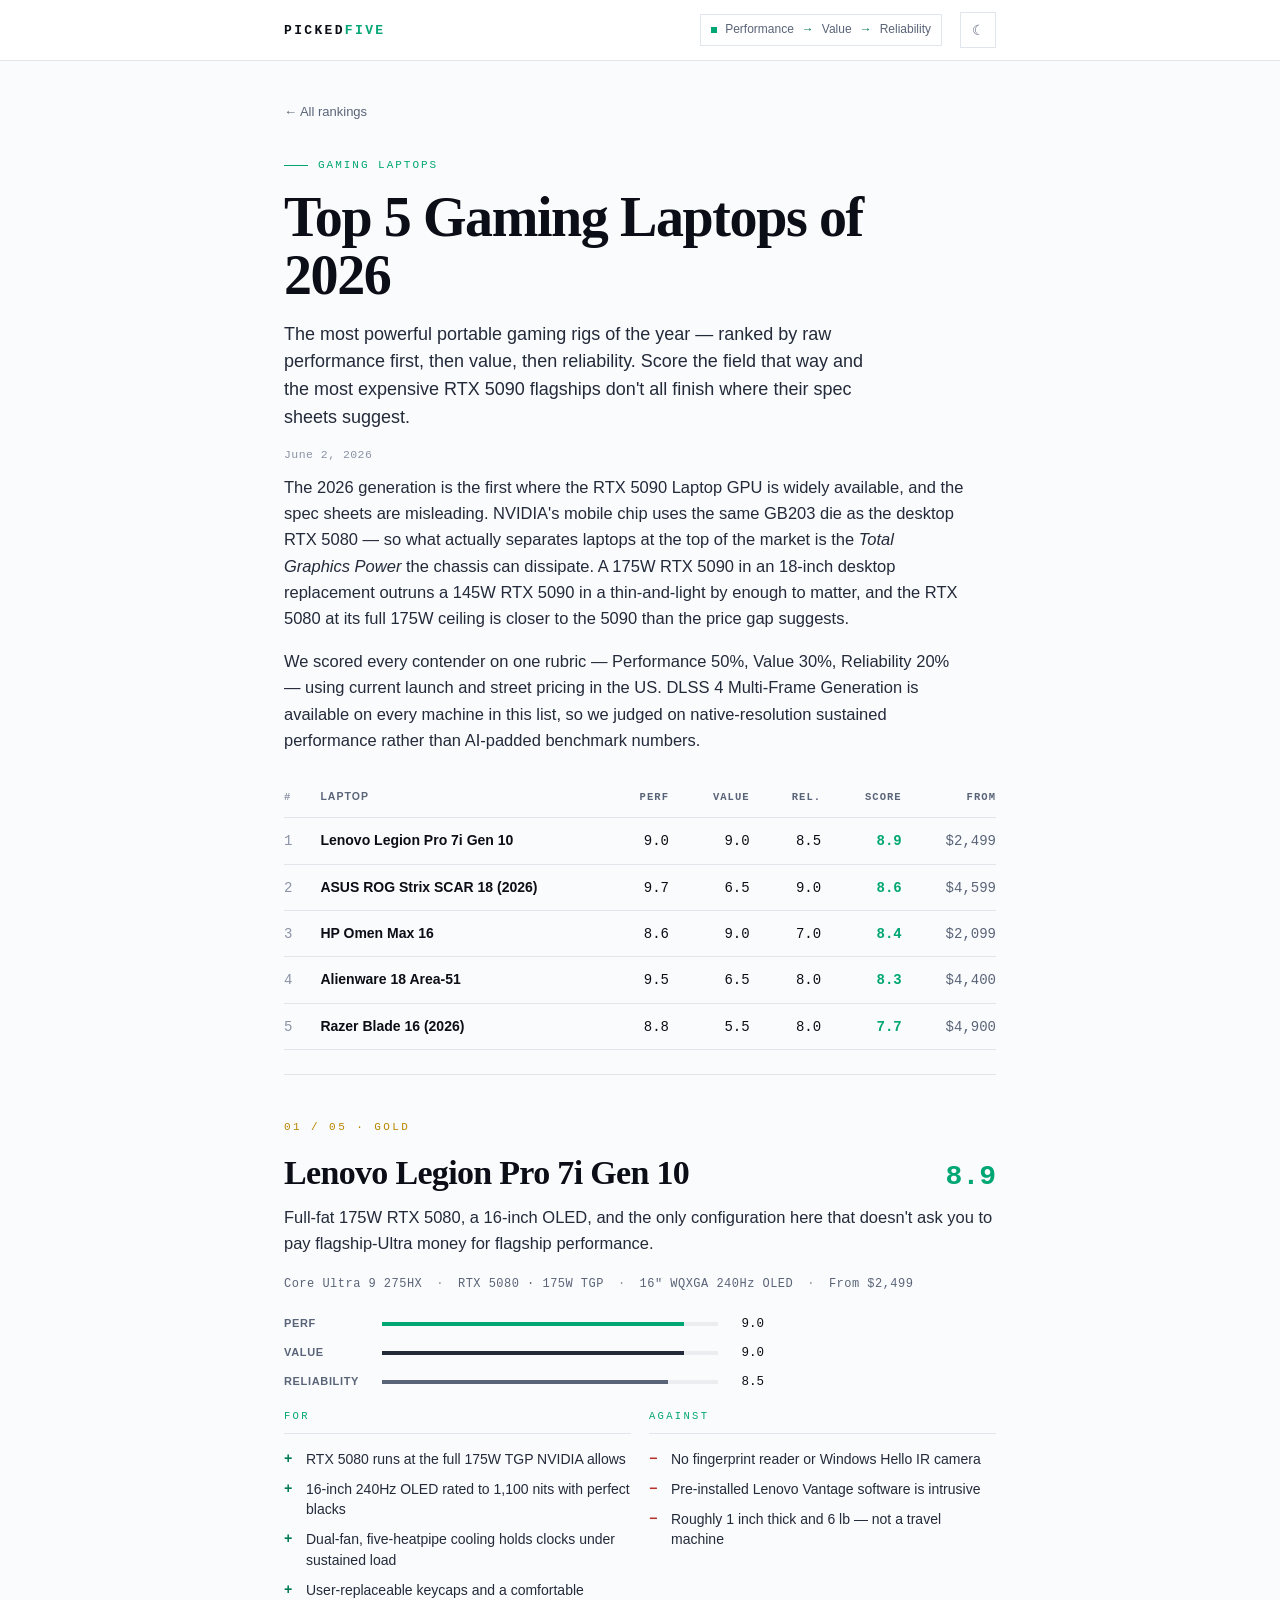
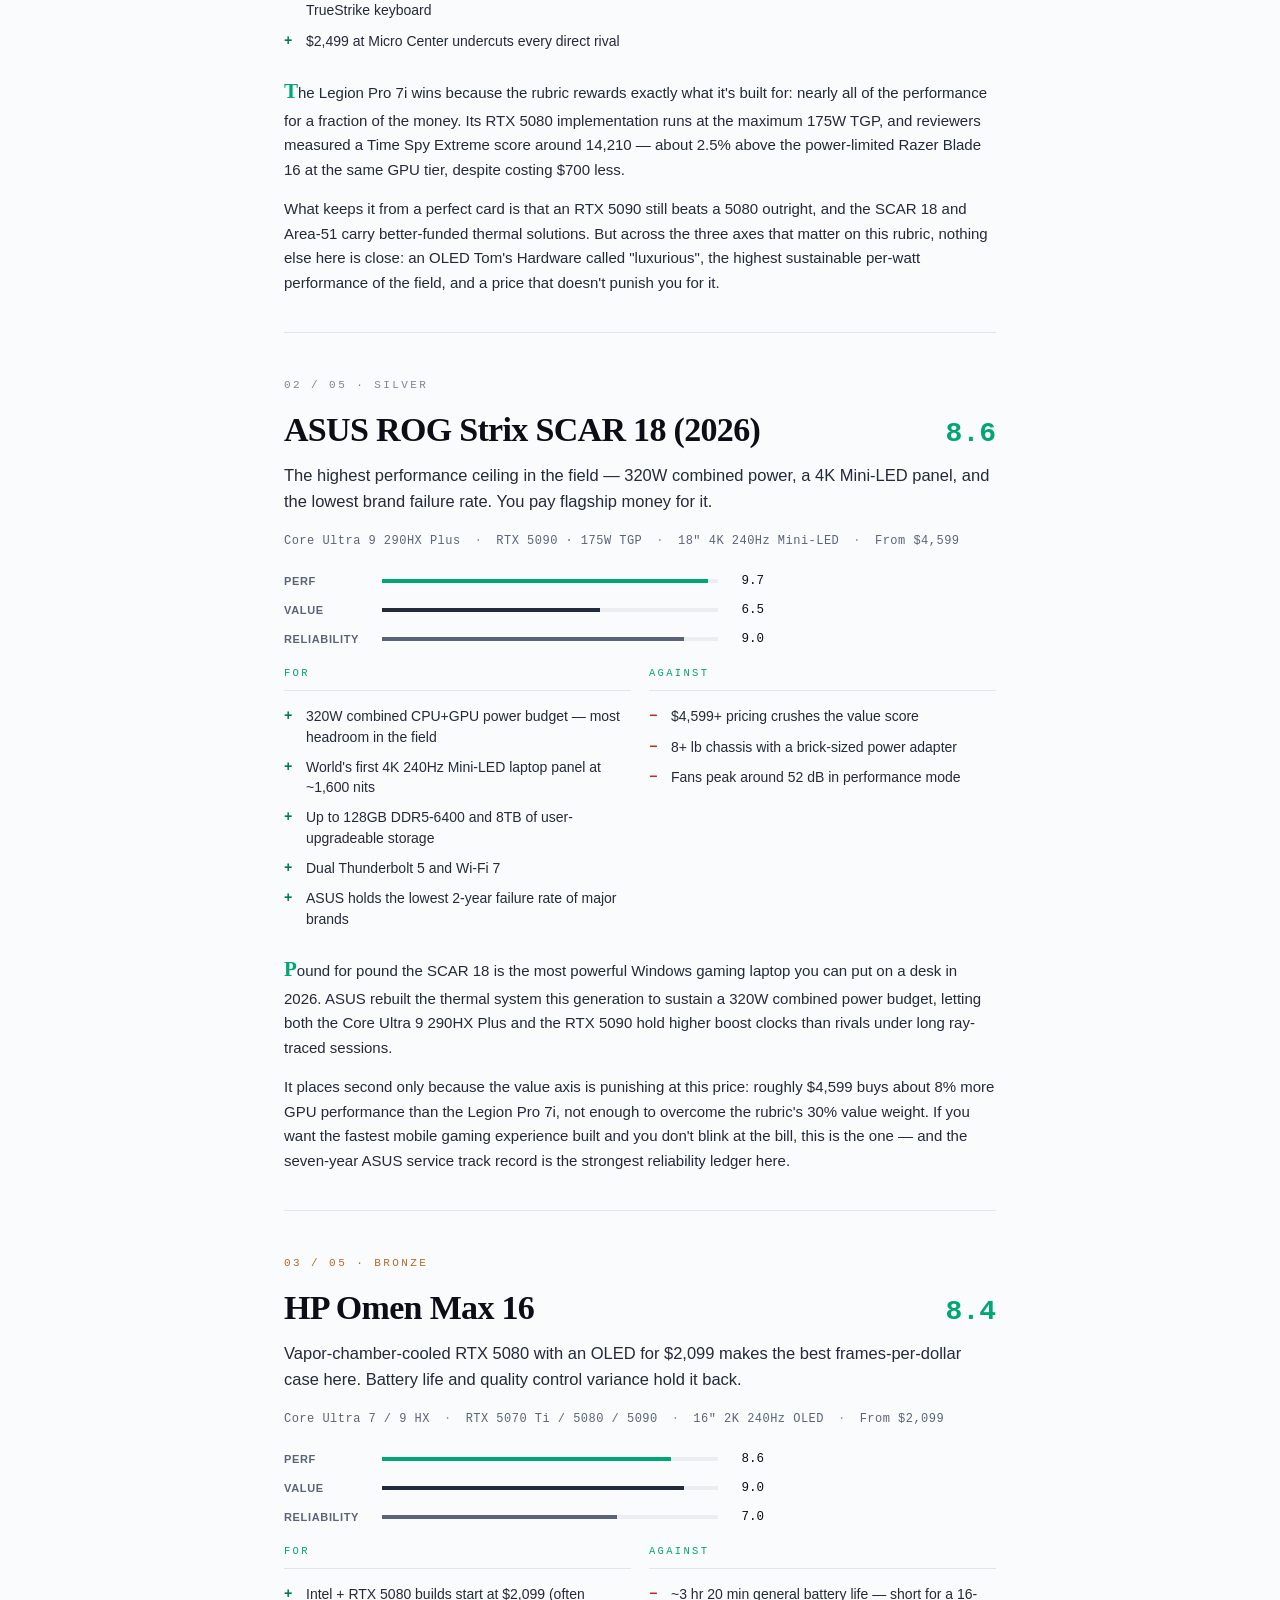
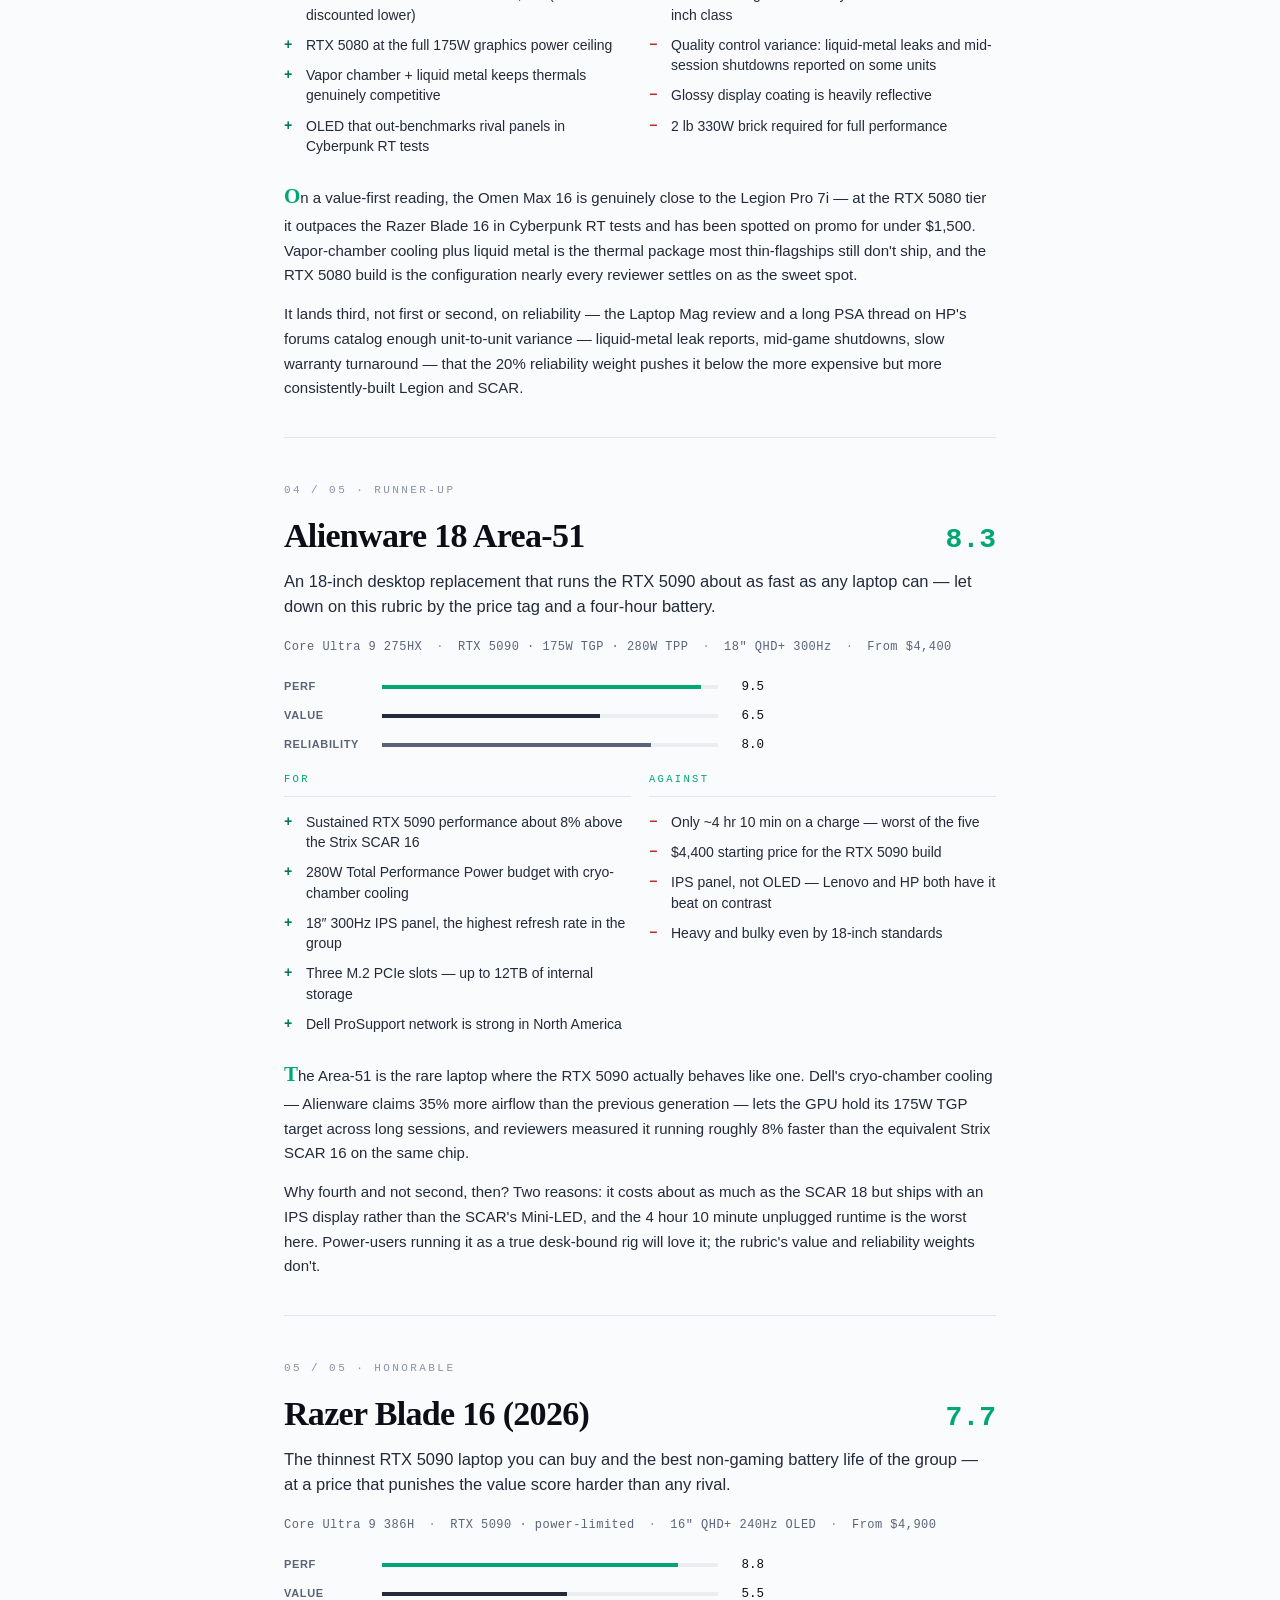
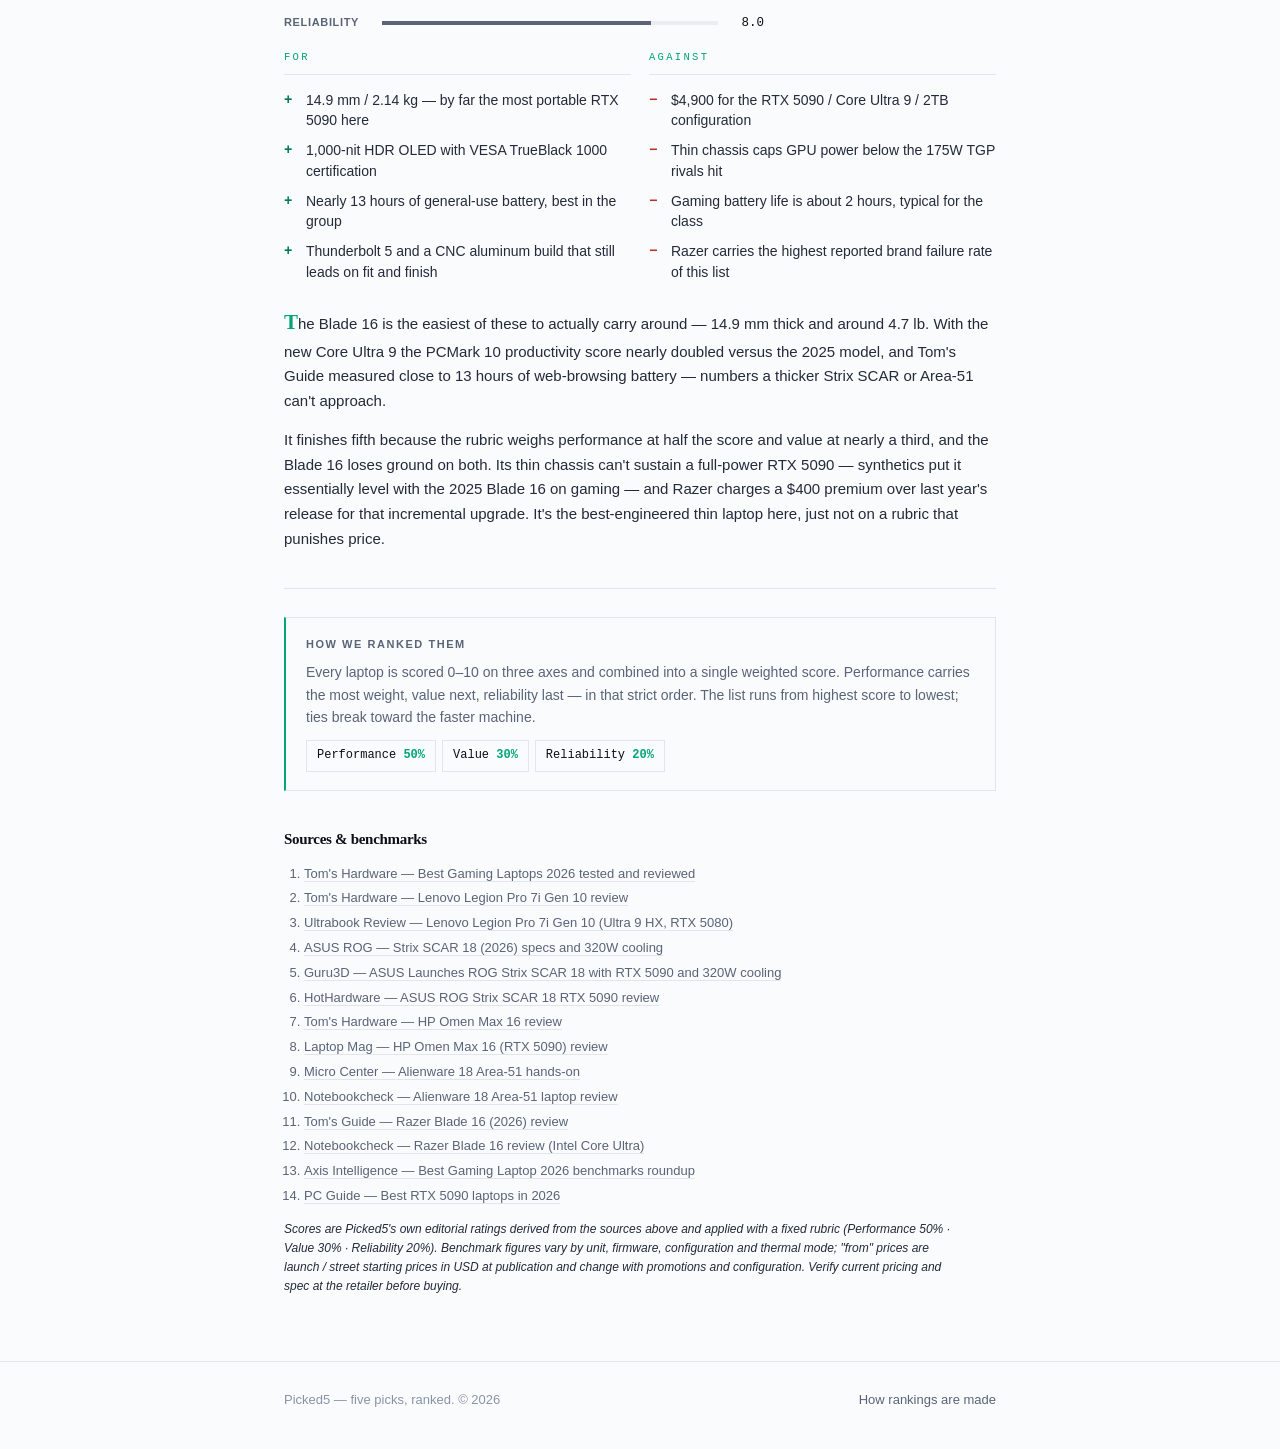
<file: articles/top-gaming-laptops-2026.html>
<!DOCTYPE html>
<html lang="en">
<head>
  <meta charset="UTF-8">
  <meta name="viewport" content="width=device-width, initial-scale=1, viewport-fit=cover">
  <title>Top 5 Gaming Laptops of 2026 — Picked5</title>
  <meta name="description" content="The five best gaming laptops of 2026, ranked by raw performance first, then value, then reliability. Legion Pro 7i, ROG Strix SCAR 18, Omen Max 16, Alienware 18 Area-51 and Razer Blade 16, scored on a transparent rubric.">

  <!-- crawler / AI hints -->
  <meta name="robots" content="index, follow, max-image-preview:large, max-snippet:-1, max-video-preview:-1">
  <meta name="googlebot" content="index, follow, max-image-preview:large, max-snippet:-1">
  <meta name="author" content="Picked5">
  <meta name="keywords" content="best gaming laptops 2026, top 5 gaming laptops 2026, Lenovo Legion Pro 7i Gen 10, ASUS ROG Strix SCAR 18, HP Omen Max 16, Alienware 18 Area-51, Razer Blade 16 2026, RTX 5090 laptop, RTX 5080 laptop, Core Ultra 9 275HX">
  <meta name="application-name" content="Picked5">
  <meta name="color-scheme" content="dark light">
  <meta name="theme-color" content="#060a18" media="(prefers-color-scheme: dark)">
  <meta name="theme-color" content="#eef3fb" media="(prefers-color-scheme: light)">
  <link rel="canonical" href="https://pickedfive.com/articles/top-gaming-laptops-2026.html">
  <link rel="icon" type="image/svg+xml" href="../assets/favicon.svg">
  <link rel="alternate icon" href="../assets/favicon.svg">

  <!-- Open Graph -->
  <meta property="og:type" content="article">
  <meta property="og:site_name" content="Picked5">
  <meta property="og:locale" content="en_US">
  <meta property="og:title" content="Top 5 Gaming Laptops of 2026">
  <meta property="og:description" content="The five best gaming laptops of 2026 — performance first, then value, then reliability. Lenovo's Legion Pro 7i wins on a transparent rubric.">
  <meta property="og:url" content="https://pickedfive.com/articles/top-gaming-laptops-2026.html">
  <meta property="og:image" content="https://pickedfive.com/assets/og-default.png">
  <meta property="og:image:width" content="1200">
  <meta property="og:image:height" content="630">
  <meta property="article:published_time" content="2026-06-02T00:00:00Z">
  <meta property="article:modified_time" content="2026-06-02T00:00:00Z">
  <meta property="article:section" content="Gaming Laptops">
  <meta property="article:author" content="Picked5">
  <meta property="article:tag" content="gaming laptops">
  <meta property="article:tag" content="Lenovo Legion Pro 7i">
  <meta property="article:tag" content="ASUS ROG Strix SCAR 18">
  <meta property="article:tag" content="RTX 5090">
  <meta property="article:tag" content="Razer Blade 16">

  <!-- Twitter / X -->
  <meta name="twitter:card" content="summary_large_image">
  <meta name="twitter:title" content="Top 5 Gaming Laptops of 2026">
  <meta name="twitter:description" content="The five best gaming laptops of 2026 — ranked on one consistent rubric. Researched and written by Claude.">
  <meta name="twitter:image" content="https://pickedfive.com/assets/og-default.png">

  <script src="../assets/theme.js"></script>
  <link rel="stylesheet" href="../assets/style.css">

  <!-- Structured data: Article + BreadcrumbList + ItemList of ranked Products -->
  <script type="application/ld+json">
  {
    "@context": "https://schema.org",
    "@graph": [
      {
        "@type": "Article",
        "@id": "https://pickedfive.com/articles/top-gaming-laptops-2026.html#article",
        "headline": "Top 5 Gaming Laptops of 2026",
        "description": "The five best gaming laptops of 2026, ranked by raw performance first, then value, then reliability.",
        "datePublished": "2026-06-02",
        "dateModified": "2026-06-02",
        "inLanguage": "en",
        "url": "https://pickedfive.com/articles/top-gaming-laptops-2026.html",
        "mainEntityOfPage": { "@type": "WebPage", "@id": "https://pickedfive.com/articles/top-gaming-laptops-2026.html" },
        "author":    { "@type": "Organization", "name": "Picked5", "url": "https://pickedfive.com/" },
        "publisher": { "@type": "Organization", "name": "Picked5", "url": "https://pickedfive.com/" },
        "articleSection": "Gaming Laptops",
        "keywords": "best gaming laptops 2026, Lenovo Legion Pro 7i Gen 10, ASUS ROG Strix SCAR 18, HP Omen Max 16, Alienware 18 Area-51, Razer Blade 16, RTX 5090, RTX 5080, Core Ultra 9 275HX"
      },
      {
        "@type": "BreadcrumbList",
        "itemListElement": [
          { "@type": "ListItem", "position": 1, "name": "Picked5",        "item": "https://pickedfive.com/" },
          { "@type": "ListItem", "position": 2, "name": "Gaming Laptops", "item": "https://pickedfive.com/articles/top-gaming-laptops-2026.html" }
        ]
      },
      {
        "@type": "ItemList",
        "@id": "https://pickedfive.com/articles/top-gaming-laptops-2026.html#ranking",
        "name": "Top 5 Gaming Laptops of 2026",
        "itemListOrder": "https://schema.org/ItemListOrderDescending",
        "numberOfItems": 5,
        "itemListElement": [
          {
            "@type": "ListItem",
            "position": 1,
            "item": {
              "@type": "Product",
              "name": "Lenovo Legion Pro 7i Gen 10",
              "category": "Gaming Laptop",
              "offers": { "@type": "Offer", "price": "2499", "priceCurrency": "USD", "availability": "https://schema.org/InStock" },
              "review": {
                "@type": "Review",
                "name": "Lenovo Legion Pro 7i Gen 10 — Picked5 verdict",
                "reviewRating": { "@type": "Rating", "ratingValue": "8.9", "bestRating": "10", "worstRating": "0" },
                "author": { "@type": "Organization", "name": "Picked5" },
                "reviewBody": "Full-fat 175W RTX 5080, a 16-inch OLED, and the only configuration here that doesn't ask you to pay flagship-Ultra money for flagship performance."
              }
            }
          },
          {
            "@type": "ListItem",
            "position": 2,
            "item": {
              "@type": "Product",
              "name": "ASUS ROG Strix SCAR 18 (2026)",
              "category": "Gaming Laptop",
              "offers": { "@type": "Offer", "price": "4599", "priceCurrency": "USD", "availability": "https://schema.org/InStock" },
              "review": {
                "@type": "Review",
                "name": "ASUS ROG Strix SCAR 18 (2026) — Picked5 verdict",
                "reviewRating": { "@type": "Rating", "ratingValue": "8.6", "bestRating": "10", "worstRating": "0" },
                "author": { "@type": "Organization", "name": "Picked5" },
                "reviewBody": "The highest performance ceiling in the field — 320W combined power, a 4K Mini-LED panel, and the lowest brand failure rate. You pay flagship money for it."
              }
            }
          },
          {
            "@type": "ListItem",
            "position": 3,
            "item": {
              "@type": "Product",
              "name": "HP Omen Max 16",
              "category": "Gaming Laptop",
              "offers": { "@type": "Offer", "price": "2099", "priceCurrency": "USD", "availability": "https://schema.org/InStock" },
              "review": {
                "@type": "Review",
                "name": "HP Omen Max 16 — Picked5 verdict",
                "reviewRating": { "@type": "Rating", "ratingValue": "8.4", "bestRating": "10", "worstRating": "0" },
                "author": { "@type": "Organization", "name": "Picked5" },
                "reviewBody": "Vapor-chamber-cooled RTX 5080 with an OLED for $2,099 makes the best frames-per-dollar case here. Battery life and quality control variance hold it back."
              }
            }
          },
          {
            "@type": "ListItem",
            "position": 4,
            "item": {
              "@type": "Product",
              "name": "Alienware 18 Area-51",
              "category": "Gaming Laptop",
              "offers": { "@type": "Offer", "price": "4400", "priceCurrency": "USD", "availability": "https://schema.org/InStock" },
              "review": {
                "@type": "Review",
                "name": "Alienware 18 Area-51 — Picked5 verdict",
                "reviewRating": { "@type": "Rating", "ratingValue": "8.3", "bestRating": "10", "worstRating": "0" },
                "author": { "@type": "Organization", "name": "Picked5" },
                "reviewBody": "An 18-inch desktop replacement that runs the RTX 5090 about as fast as any laptop can — let down on this rubric by the price tag and a four-hour battery."
              }
            }
          },
          {
            "@type": "ListItem",
            "position": 5,
            "item": {
              "@type": "Product",
              "name": "Razer Blade 16 (2026)",
              "category": "Gaming Laptop",
              "offers": { "@type": "Offer", "price": "4900", "priceCurrency": "USD", "availability": "https://schema.org/InStock" },
              "review": {
                "@type": "Review",
                "name": "Razer Blade 16 (2026) — Picked5 verdict",
                "reviewRating": { "@type": "Rating", "ratingValue": "7.7", "bestRating": "10", "worstRating": "0" },
                "author": { "@type": "Organization", "name": "Picked5" },
                "reviewBody": "The thinnest RTX 5090 laptop you can buy and the best non-gaming battery life of the group — at a price that punishes the value score harder than any rival."
              }
            }
          }
        ]
      }
    ]
  }
  </script>
</head>
<body>
  <nav class="nav" aria-label="Primary">
    <div class="wrap">
      <a class="brand" href="../index.html" aria-label="Picked5 home">
        <span class="brand-text">PICKED<i>FIVE</i></span>
      </a>
      <span class="spacer"></span>
      <span class="pill hide-sm" aria-hidden="true">
        <span class="dot"></span>
        Performance <span class="arrow">→</span> Value <span class="arrow">→</span> Reliability
      </span>
      <button class="theme-toggle" id="themeToggle" type="button" aria-label="Toggle color theme">
        <span class="t-icon t-sun" aria-hidden="true">☀</span>
        <span class="t-icon t-moon" aria-hidden="true">☾</span>
      </button>
    </div>
  </nav>

  <article class="article" itemscope itemtype="https://schema.org/Article">
    <div class="wrap">
      <a class="back" href="../index.html">← All rankings</a>

      <header class="art-head">
        <span class="eyebrow" itemprop="articleSection">Gaming Laptops</span>
        <h1 itemprop="headline">Top 5 Gaming Laptops of 2026</h1>
        <p class="deck" itemprop="description">
          The most powerful portable gaming rigs of the year — ranked by raw performance first,
          then value, then reliability. Score the field that way and the most expensive RTX 5090
          flagships don't all finish where their spec sheets suggest.
        </p>
        <time datetime="2026-06-02" itemprop="datePublished">June 2, 2026</time>
      </header>

      <div class="prose">
        <p>
          The 2026 generation is the first where the RTX 5090 Laptop GPU is widely available, and
          the spec sheets are misleading. NVIDIA's mobile chip uses the same GB203 die as the
          desktop RTX 5080 — so what actually separates laptops at the top of the market is the
          <em>Total Graphics Power</em> the chassis can dissipate. A 175W RTX 5090 in an 18-inch
          desktop replacement outruns a 145W RTX 5090 in a thin-and-light by enough to matter,
          and the RTX 5080 at its full 175W ceiling is closer to the 5090 than the price gap
          suggests.
        </p>
        <p>
          We scored every contender on one rubric — Performance 50%, Value 30%, Reliability 20% —
          using current launch and street pricing in the US. DLSS 4 Multi-Frame Generation is
          available on every machine in this list, so we judged on native-resolution sustained
          performance rather than AI-padded benchmark numbers.
        </p>
      </div>

      <!-- comparison table -->
      <div class="cmp-wrap">
        <table class="cmp" aria-label="Top 5 gaming laptops of 2026, scored on Performance, Value, Reliability">
          <thead>
            <tr>
              <th class="num" scope="col">#</th>
              <th scope="col">Laptop</th>
              <th class="num" scope="col">Perf</th>
              <th class="num" scope="col">Value</th>
              <th class="num" scope="col">Rel.</th>
              <th class="num" scope="col">Score</th>
              <th class="num" scope="col">From</th>
            </tr>
          </thead>
          <tbody>
            <tr>
              <td class="rk num">1</td><td class="ph">Lenovo Legion Pro 7i Gen 10</td>
              <td class="num">9.0</td><td class="num">9.0</td><td class="num">8.5</td>
              <td class="num score">8.9</td><td class="num price">$2,499</td>
            </tr>
            <tr>
              <td class="rk num">2</td><td class="ph">ASUS ROG Strix SCAR 18 (2026)</td>
              <td class="num">9.7</td><td class="num">6.5</td><td class="num">9.0</td>
              <td class="num score">8.6</td><td class="num price">$4,599</td>
            </tr>
            <tr>
              <td class="rk num">3</td><td class="ph">HP Omen Max 16</td>
              <td class="num">8.6</td><td class="num">9.0</td><td class="num">7.0</td>
              <td class="num score">8.4</td><td class="num price">$2,099</td>
            </tr>
            <tr>
              <td class="rk num">4</td><td class="ph">Alienware 18 Area-51</td>
              <td class="num">9.5</td><td class="num">6.5</td><td class="num">8.0</td>
              <td class="num score">8.3</td><td class="num price">$4,400</td>
            </tr>
            <tr>
              <td class="rk num">5</td><td class="ph">Razer Blade 16 (2026)</td>
              <td class="num">8.8</td><td class="num">5.5</td><td class="num">8.0</td>
              <td class="num score">7.7</td><td class="num price">$4,900</td>
            </tr>
          </tbody>
        </table>
      </div>

      <!-- ===================== #1 ===================== -->
      <section class="entry" data-rank="1" aria-labelledby="rank-1">
        <div class="rank-row">
          <div class="numeral" aria-hidden="true">1</div>
          <div class="head">
            <h3 id="rank-1">Lenovo Legion Pro 7i Gen 10</h3>
            <p class="verdict">Full-fat 175W RTX 5080, a 16-inch OLED, and the only configuration here that doesn't ask you to pay flagship-Ultra money for flagship performance.</p>
            <div class="meta">
              <span class="tag">Core Ultra 9 275HX</span>
              <span class="tag">RTX 5080 · 175W TGP</span>
              <span class="tag">16″ WQXGA 240Hz OLED</span>
              <span class="tag">From $2,499</span>
            </div>
          </div>
          <div class="overall"><div class="big">8.9</div><div class="lbl">Overall</div></div>
        </div>

        <div class="scores">
          <div class="row" data-k="perf"><span class="k">Perf</span><span class="bar"><i style="width:90%"></i></span><span class="v">9.0</span></div>
          <div class="row" data-k="value"><span class="k">Value</span><span class="bar"><i style="width:90%"></i></span><span class="v">9.0</span></div>
          <div class="row" data-k="rel"><span class="k">Reliability</span><span class="bar"><i style="width:85%"></i></span><span class="v">8.5</span></div>
        </div>

        <div class="pc">
          <div class="pros"><h5>For</h5><ul>
            <li>RTX 5080 runs at the full 175W TGP NVIDIA allows</li>
            <li>16-inch 240Hz OLED rated to 1,100 nits with perfect blacks</li>
            <li>Dual-fan, five-heatpipe cooling holds clocks under sustained load</li>
            <li>User-replaceable keycaps and a comfortable TrueStrike keyboard</li>
            <li>$2,499 at Micro Center undercuts every direct rival</li>
          </ul></div>
          <div class="cons"><h5>Against</h5><ul>
            <li>No fingerprint reader or Windows Hello IR camera</li>
            <li>Pre-installed Lenovo Vantage software is intrusive</li>
            <li>Roughly 1 inch thick and 6 lb — not a travel machine</li>
          </ul></div>
        </div>

        <p class="take">
          The Legion Pro 7i wins because the rubric rewards exactly what it's built for: nearly
          all of the performance for a fraction of the money. Its RTX 5080 implementation runs at
          the maximum 175W TGP, and reviewers measured a
          <a href="https://axis-intelligence.com/best-gaming-laptop-tested-ranked-benchmarks/">Time Spy Extreme score around 14,210</a> —
          about 2.5% above the power-limited Razer Blade 16 at the same GPU tier, despite costing
          $700 less.
        </p>
        <p class="take">
          What keeps it from a perfect card is that an RTX 5090 still beats a 5080 outright, and
          the SCAR 18 and Area-51 carry better-funded thermal solutions. But across the three
          axes that matter on this rubric, nothing else here is close: an OLED Tom's Hardware called
          <a href="https://www.tomshardware.com/laptops/gaming-laptops/lenovo-legion-pro-7i-gen-10-review-pricey-and-luxurious-gaming-laptop">"luxurious"</a>,
          the highest sustainable per-watt performance of the field, and a price that doesn't punish you for it.
        </p>
      </section>

      <!-- ===================== #2 ===================== -->
      <section class="entry" data-rank="2" aria-labelledby="rank-2">
        <div class="rank-row">
          <div class="numeral" aria-hidden="true">2</div>
          <div class="head">
            <h3 id="rank-2">ASUS ROG Strix SCAR 18 (2026)</h3>
            <p class="verdict">The highest performance ceiling in the field — 320W combined power, a 4K Mini-LED panel, and the lowest brand failure rate. You pay flagship money for it.</p>
            <div class="meta">
              <span class="tag">Core Ultra 9 290HX Plus</span>
              <span class="tag">RTX 5090 · 175W TGP</span>
              <span class="tag">18″ 4K 240Hz Mini-LED</span>
              <span class="tag">From $4,599</span>
            </div>
          </div>
          <div class="overall"><div class="big">8.6</div><div class="lbl">Overall</div></div>
        </div>

        <div class="scores">
          <div class="row" data-k="perf"><span class="k">Perf</span><span class="bar"><i style="width:97%"></i></span><span class="v">9.7</span></div>
          <div class="row" data-k="value"><span class="k">Value</span><span class="bar"><i style="width:65%"></i></span><span class="v">6.5</span></div>
          <div class="row" data-k="rel"><span class="k">Reliability</span><span class="bar"><i style="width:90%"></i></span><span class="v">9.0</span></div>
        </div>

        <div class="pc">
          <div class="pros"><h5>For</h5><ul>
            <li>320W combined CPU+GPU power budget — most headroom in the field</li>
            <li>World's first 4K 240Hz Mini-LED laptop panel at ~1,600 nits</li>
            <li>Up to 128GB DDR5-6400 and 8TB of user-upgradeable storage</li>
            <li>Dual Thunderbolt 5 and Wi-Fi 7</li>
            <li>ASUS holds the lowest 2-year failure rate of major brands</li>
          </ul></div>
          <div class="cons"><h5>Against</h5><ul>
            <li>$4,599+ pricing crushes the value score</li>
            <li>8+ lb chassis with a brick-sized power adapter</li>
            <li>Fans peak around 52 dB in performance mode</li>
          </ul></div>
        </div>

        <p class="take">
          Pound for pound the SCAR 18 is the most powerful Windows gaming laptop you can put on a
          desk in 2026. ASUS rebuilt the thermal system this generation to sustain
          <a href="https://www.guru3d.com/story/asus-launches-rog-strix-scar-18-with-rtx-5090-and-320-w-cooling/">a 320W combined power budget</a>,
          letting both the Core Ultra 9 290HX Plus and the RTX 5090 hold higher boost clocks than
          rivals under long ray-traced sessions.
        </p>
        <p class="take">
          It places second only because the value axis is punishing at this price: roughly
          $4,599 buys about
          <a href="https://hothardware.com/reviews/asus-rog-strix-scar-18-review">8% more GPU performance</a>
          than the Legion Pro 7i, not enough to overcome the rubric's 30% value weight. If you
          want the fastest mobile gaming experience built and you don't blink at the bill, this
          is the one — and the seven-year ASUS service track record is the strongest reliability
          ledger here.
        </p>
      </section>

      <!-- ===================== #3 ===================== -->
      <section class="entry" data-rank="3" aria-labelledby="rank-3">
        <div class="rank-row">
          <div class="numeral" aria-hidden="true">3</div>
          <div class="head">
            <h3 id="rank-3">HP Omen Max 16</h3>
            <p class="verdict">Vapor-chamber-cooled RTX 5080 with an OLED for $2,099 makes the best frames-per-dollar case here. Battery life and quality control variance hold it back.</p>
            <div class="meta">
              <span class="tag">Core Ultra 7 / 9 HX</span>
              <span class="tag">RTX 5070 Ti / 5080 / 5090</span>
              <span class="tag">16″ 2K 240Hz OLED</span>
              <span class="tag">From $2,099</span>
            </div>
          </div>
          <div class="overall"><div class="big">8.4</div><div class="lbl">Overall</div></div>
        </div>

        <div class="scores">
          <div class="row" data-k="perf"><span class="k">Perf</span><span class="bar"><i style="width:86%"></i></span><span class="v">8.6</span></div>
          <div class="row" data-k="value"><span class="k">Value</span><span class="bar"><i style="width:90%"></i></span><span class="v">9.0</span></div>
          <div class="row" data-k="rel"><span class="k">Reliability</span><span class="bar"><i style="width:70%"></i></span><span class="v">7.0</span></div>
        </div>

        <div class="pc">
          <div class="pros"><h5>For</h5><ul>
            <li>Intel + RTX 5080 builds start at $2,099 (often discounted lower)</li>
            <li>RTX 5080 at the full 175W graphics power ceiling</li>
            <li>Vapor chamber + liquid metal keeps thermals genuinely competitive</li>
            <li>OLED that out-benchmarks rival panels in Cyberpunk RT tests</li>
          </ul></div>
          <div class="cons"><h5>Against</h5><ul>
            <li>~3 hr 20 min general battery life — short for a 16-inch class</li>
            <li>Quality control variance: liquid-metal leaks and mid-session shutdowns reported on some units</li>
            <li>Glossy display coating is heavily reflective</li>
            <li>2 lb 330W brick required for full performance</li>
          </ul></div>
        </div>

        <p class="take">
          On a value-first reading, the Omen Max 16 is genuinely close to the Legion Pro 7i — at
          the RTX 5080 tier it
          <a href="https://www.tomshardware.com/laptops/gaming-laptops/hp-omen-max-16-review">outpaces the Razer Blade 16 in Cyberpunk RT tests</a>
          and has been spotted on promo for under $1,500. Vapor-chamber cooling plus liquid metal
          is the thermal package most thin-flagships still don't ship, and the RTX 5080 build is
          the configuration nearly every reviewer settles on as the sweet spot.
        </p>
        <p class="take">
          It lands third, not first or second, on reliability — the
          <a href="https://laptopmag.com/laptops/gaming-laptops-pcs/hp-omen-max-16-rtx-5090-review">Laptop Mag review</a>
          and a long PSA thread on HP's forums catalog enough unit-to-unit variance — liquid-metal
          leak reports, mid-game shutdowns, slow warranty turnaround — that the 20% reliability
          weight pushes it below the more expensive but more consistently-built Legion and SCAR.
        </p>
      </section>

      <!-- ===================== #4 ===================== -->
      <section class="entry" data-rank="4" aria-labelledby="rank-4">
        <div class="rank-row">
          <div class="numeral" aria-hidden="true">4</div>
          <div class="head">
            <h3 id="rank-4">Alienware 18 Area-51</h3>
            <p class="verdict">An 18-inch desktop replacement that runs the RTX 5090 about as fast as any laptop can — let down on this rubric by the price tag and a four-hour battery.</p>
            <div class="meta">
              <span class="tag">Core Ultra 9 275HX</span>
              <span class="tag">RTX 5090 · 175W TGP · 280W TPP</span>
              <span class="tag">18″ QHD+ 300Hz</span>
              <span class="tag">From $4,400</span>
            </div>
          </div>
          <div class="overall"><div class="big">8.3</div><div class="lbl">Overall</div></div>
        </div>

        <div class="scores">
          <div class="row" data-k="perf"><span class="k">Perf</span><span class="bar"><i style="width:95%"></i></span><span class="v">9.5</span></div>
          <div class="row" data-k="value"><span class="k">Value</span><span class="bar"><i style="width:65%"></i></span><span class="v">6.5</span></div>
          <div class="row" data-k="rel"><span class="k">Reliability</span><span class="bar"><i style="width:80%"></i></span><span class="v">8.0</span></div>
        </div>

        <div class="pc">
          <div class="pros"><h5>For</h5><ul>
            <li>Sustained RTX 5090 performance about 8% above the Strix SCAR 16</li>
            <li>280W Total Performance Power budget with cryo-chamber cooling</li>
            <li>18″ 300Hz IPS panel, the highest refresh rate in the group</li>
            <li>Three M.2 PCIe slots — up to 12TB of internal storage</li>
            <li>Dell ProSupport network is strong in North America</li>
          </ul></div>
          <div class="cons"><h5>Against</h5><ul>
            <li>Only ~4 hr 10 min on a charge — worst of the five</li>
            <li>$4,400 starting price for the RTX 5090 build</li>
            <li>IPS panel, not OLED — Lenovo and HP both have it beat on contrast</li>
            <li>Heavy and bulky even by 18-inch standards</li>
          </ul></div>
        </div>

        <p class="take">
          The Area-51 is the rare laptop where the RTX 5090 actually behaves like one. Dell's
          cryo-chamber cooling — Alienware claims 35% more airflow than the previous generation —
          lets the GPU hold its
          <a href="https://www.microcenter.com/site/mc-news/article/alienware-18-area-51-review.aspx">175W TGP target</a>
          across long sessions, and reviewers measured it running roughly 8% faster than the
          equivalent Strix SCAR 16 on the same chip.
        </p>
        <p class="take">
          Why fourth and not second, then? Two reasons: it costs about as much as the SCAR 18 but
          ships with an IPS display rather than the SCAR's Mini-LED, and the
          <a href="https://www.notebookcheck.net/Alienware-18-Area-51-laptop-review-Performance-above-all-else.1039640.0.html">4 hour 10 minute</a>
          unplugged runtime is the worst here. Power-users running it as a true desk-bound rig
          will love it; the rubric's value and reliability weights don't.
        </p>
      </section>

      <!-- ===================== #5 ===================== -->
      <section class="entry" data-rank="5" aria-labelledby="rank-5">
        <div class="rank-row">
          <div class="numeral" aria-hidden="true">5</div>
          <div class="head">
            <h3 id="rank-5">Razer Blade 16 (2026)</h3>
            <p class="verdict">The thinnest RTX 5090 laptop you can buy and the best non-gaming battery life of the group — at a price that punishes the value score harder than any rival.</p>
            <div class="meta">
              <span class="tag">Core Ultra 9 386H</span>
              <span class="tag">RTX 5090 · power-limited</span>
              <span class="tag">16″ QHD+ 240Hz OLED</span>
              <span class="tag">From $4,900</span>
            </div>
          </div>
          <div class="overall"><div class="big">7.7</div><div class="lbl">Overall</div></div>
        </div>

        <div class="scores">
          <div class="row" data-k="perf"><span class="k">Perf</span><span class="bar"><i style="width:88%"></i></span><span class="v">8.8</span></div>
          <div class="row" data-k="value"><span class="k">Value</span><span class="bar"><i style="width:55%"></i></span><span class="v">5.5</span></div>
          <div class="row" data-k="rel"><span class="k">Reliability</span><span class="bar"><i style="width:80%"></i></span><span class="v">8.0</span></div>
        </div>

        <div class="pc">
          <div class="pros"><h5>For</h5><ul>
            <li>14.9 mm / 2.14 kg — by far the most portable RTX 5090 here</li>
            <li>1,000-nit HDR OLED with VESA TrueBlack 1000 certification</li>
            <li>Nearly 13 hours of general-use battery, best in the group</li>
            <li>Thunderbolt 5 and a CNC aluminum build that still leads on fit and finish</li>
          </ul></div>
          <div class="cons"><h5>Against</h5><ul>
            <li>$4,900 for the RTX 5090 / Core Ultra 9 / 2TB configuration</li>
            <li>Thin chassis caps GPU power below the 175W TGP rivals hit</li>
            <li>Gaming battery life is about 2 hours, typical for the class</li>
            <li>Razer carries the highest reported brand failure rate of this list</li>
          </ul></div>
        </div>

        <p class="take">
          The Blade 16 is the easiest of these to actually carry around — 14.9 mm thick and
          around 4.7 lb. With the new Core Ultra 9 the
          <a href="https://www.tomsguide.com/computing/gaming-laptops/razer-blade-16-2026-review">PCMark 10 productivity score nearly doubled</a>
          versus the 2025 model, and Tom's Guide measured close to 13 hours of web-browsing battery —
          numbers a thicker Strix SCAR or Area-51 can't approach.
        </p>
        <p class="take">
          It finishes fifth because the rubric weighs performance at half the score and value at
          nearly a third, and the Blade 16 loses ground on both. Its thin chassis can't sustain a
          full-power RTX 5090 — synthetics put it
          <a href="https://www.notebookcheck.net/Razer-Blade-16-review-Intel-Core-Ultra-delivers-faster-frame-rates.1303661.0.html">essentially level with the 2025 Blade 16</a>
          on gaming — and Razer charges a $400 premium over last year's release for that
          incremental upgrade. It's the best-engineered thin laptop here, just not on a rubric
          that punishes price.
        </p>
      </section>

      <!-- methodology (appendix) -->
      <aside class="method-box" aria-labelledby="method-h">
        <h4 id="method-h">How we ranked them</h4>
        <p>
          Every laptop is scored 0–10 on three axes and combined into a single weighted score.
          Performance carries the most weight, value next, reliability last — in that strict
          order. The list runs from highest score to lowest; ties break toward the faster machine.
        </p>
        <div class="weights">
          <span class="weight">Performance <b>50%</b></span>
          <span class="weight">Value <b>30%</b></span>
          <span class="weight">Reliability <b>20%</b></span>
        </div>
      </aside>

      <!-- sources -->
      <div class="prose sources">
        <h2>Sources &amp; benchmarks</h2>
        <ol>
          <li><a href="https://www.tomshardware.com/laptops/gaming-laptops/best-gaming-laptops">Tom's Hardware — Best Gaming Laptops 2026 tested and reviewed</a></li>
          <li><a href="https://www.tomshardware.com/laptops/gaming-laptops/lenovo-legion-pro-7i-gen-10-review-pricey-and-luxurious-gaming-laptop">Tom's Hardware — Lenovo Legion Pro 7i Gen 10 review</a></li>
          <li><a href="https://www.ultrabookreview.com/71446-lenovo-legion-pro-7i-gen10-review/">Ultrabook Review — Lenovo Legion Pro 7i Gen 10 (Ultra 9 HX, RTX 5080)</a></li>
          <li><a href="https://rog.asus.com/us/laptops/rog-strix/rog-strix-scar-18-2026/">ASUS ROG — Strix SCAR 18 (2026) specs and 320W cooling</a></li>
          <li><a href="https://www.guru3d.com/story/asus-launches-rog-strix-scar-18-with-rtx-5090-and-320-w-cooling/">Guru3D — ASUS Launches ROG Strix SCAR 18 with RTX 5090 and 320W cooling</a></li>
          <li><a href="https://hothardware.com/reviews/asus-rog-strix-scar-18-review">HotHardware — ASUS ROG Strix SCAR 18 RTX 5090 review</a></li>
          <li><a href="https://www.tomshardware.com/laptops/gaming-laptops/hp-omen-max-16-review">Tom's Hardware — HP Omen Max 16 review</a></li>
          <li><a href="https://www.laptopmag.com/laptops/gaming-laptops-pcs/hp-omen-max-16-rtx-5090-review">Laptop Mag — HP Omen Max 16 (RTX 5090) review</a></li>
          <li><a href="https://www.microcenter.com/site/mc-news/article/alienware-18-area-51-review.aspx">Micro Center — Alienware 18 Area-51 hands-on</a></li>
          <li><a href="https://www.notebookcheck.net/Alienware-18-Area-51-laptop-review-Performance-above-all-else.1039640.0.html">Notebookcheck — Alienware 18 Area-51 laptop review</a></li>
          <li><a href="https://www.tomsguide.com/computing/gaming-laptops/razer-blade-16-2026-review">Tom's Guide — Razer Blade 16 (2026) review</a></li>
          <li><a href="https://www.notebookcheck.net/Razer-Blade-16-review-Intel-Core-Ultra-delivers-faster-frame-rates.1303661.0.html">Notebookcheck — Razer Blade 16 review (Intel Core Ultra)</a></li>
          <li><a href="https://axis-intelligence.com/best-gaming-laptop-tested-ranked-benchmarks/">Axis Intelligence — Best Gaming Laptop 2026 benchmarks roundup</a></li>
          <li><a href="https://www.pcguide.com/laptop/guide/best-rtx-5090/">PC Guide — Best RTX 5090 laptops in 2026</a></li>
        </ol>
        <p class="disclaimer">
          Scores are Picked5's own editorial ratings derived from the sources above and applied with a
          fixed rubric (Performance 50% · Value 30% · Reliability 20%). Benchmark figures vary by unit,
          firmware, configuration and thermal mode; "from" prices are launch / street starting prices in
          USD at publication and change with promotions and configuration. Verify current pricing and
          spec at the retailer before buying.
        </p>
      </div>
    </div>
  </article>

  <footer class="foot">
    <div class="wrap">
      <span>Picked5 — five picks, ranked. © 2026</span>
      <span><a href="../produce.txt">How rankings are made</a></span>
    </div>
  </footer>
</body>
</html>
</file>
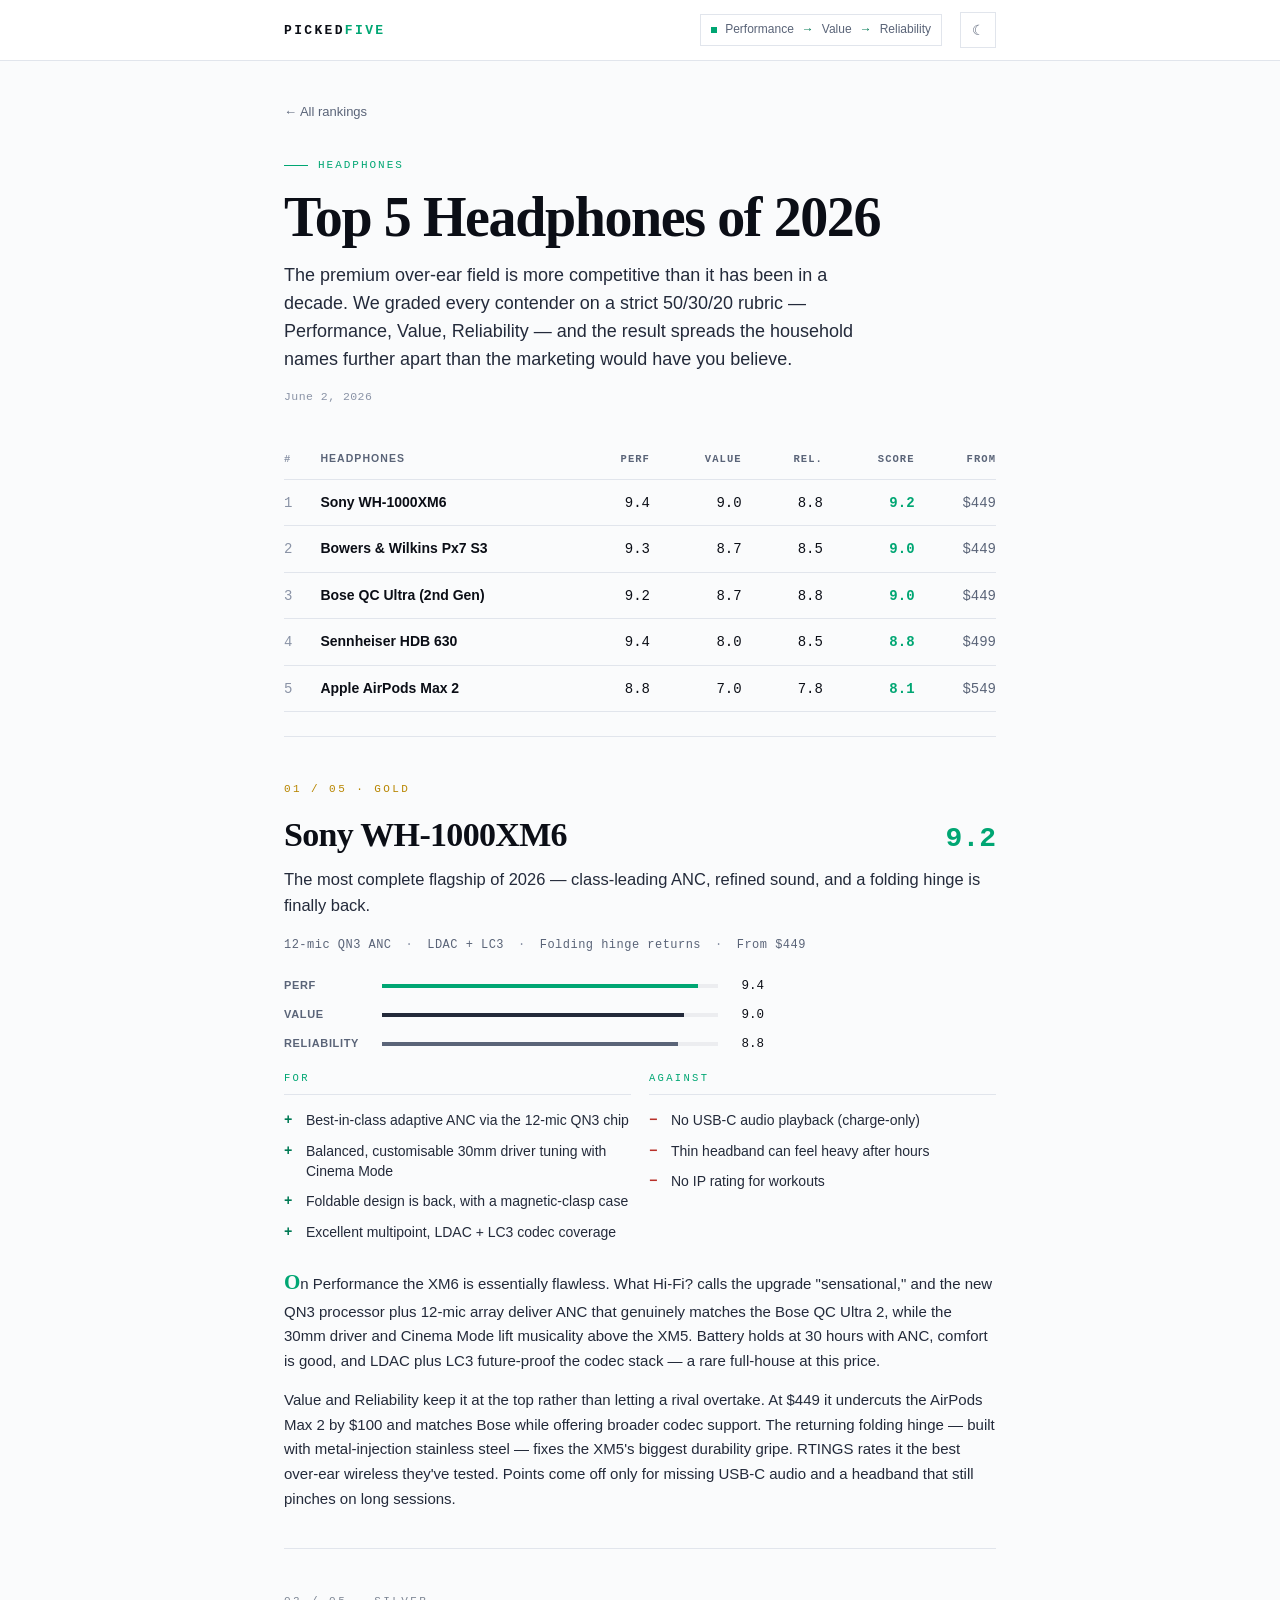
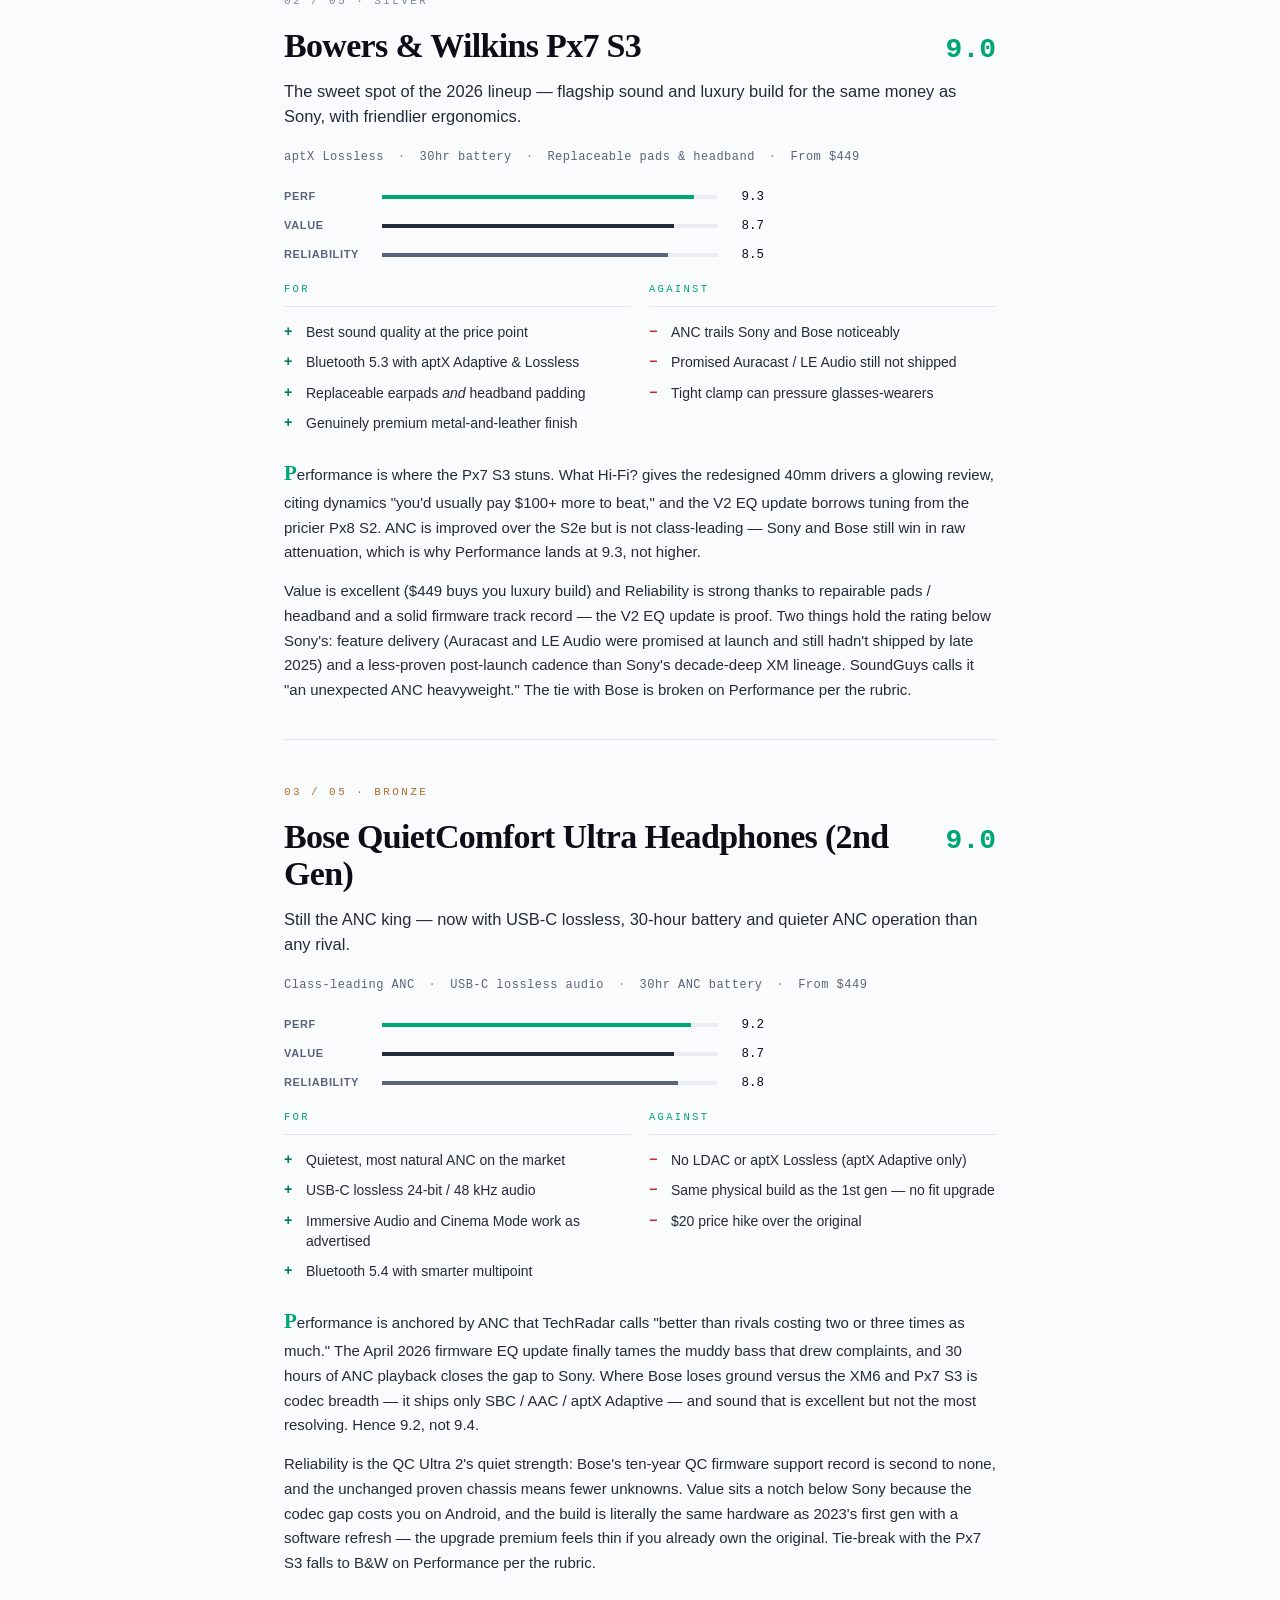
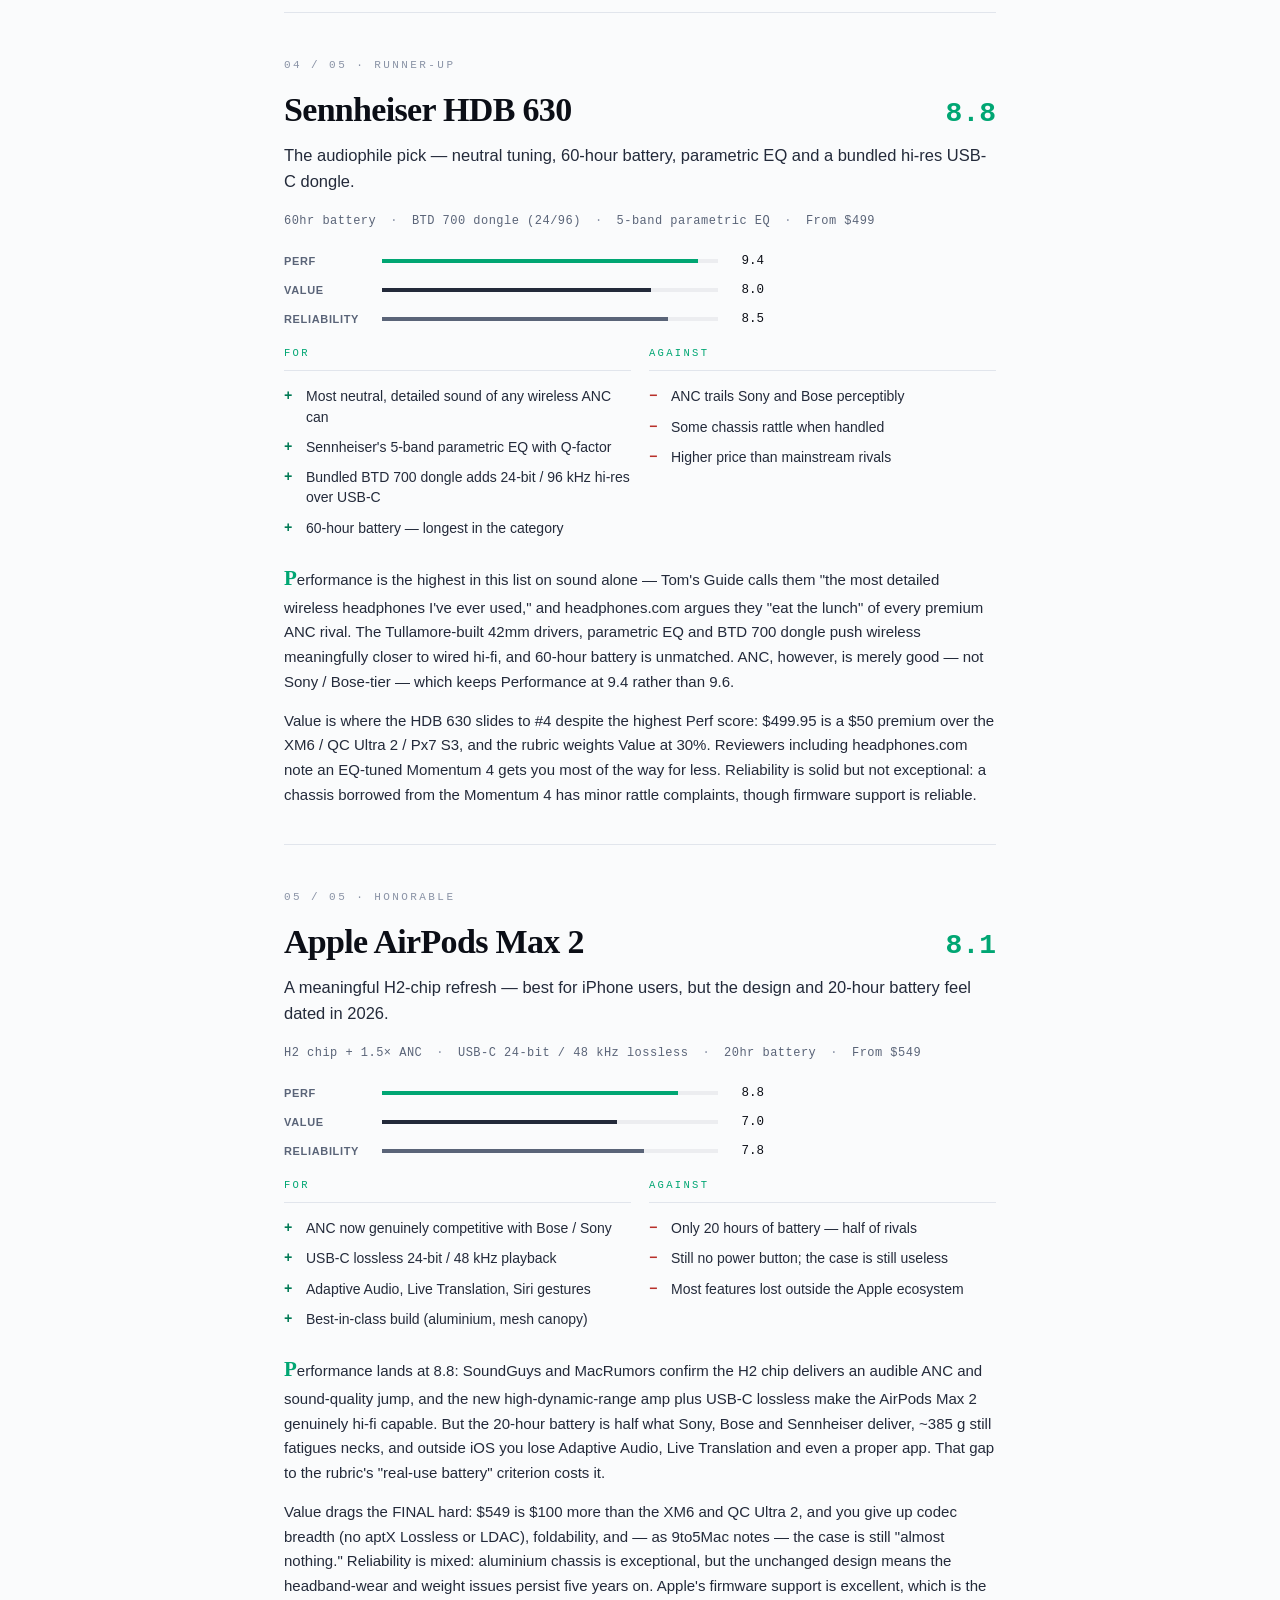
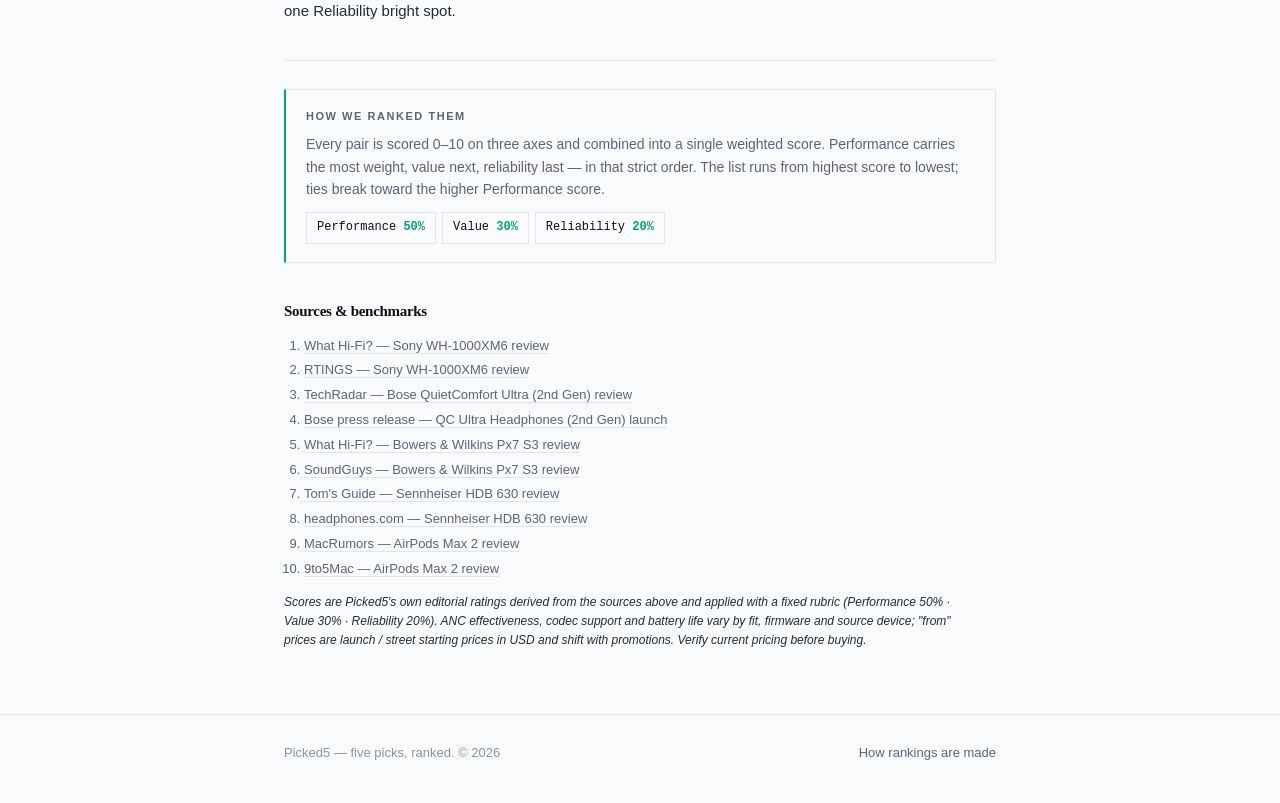
<file: articles/top-headphones-2026.html>
<!DOCTYPE html>
<html lang="en">
<head>
  <meta charset="UTF-8">
  <meta name="viewport" content="width=device-width, initial-scale=1, viewport-fit=cover">
  <title>Top 5 Headphones of 2026 — Picked5</title>
  <meta name="description" content="The 5 best over-ear wireless headphones of 2026, ranked by a strict performance/value/reliability rubric. Sony WH-1000XM6 leads; Bose, B&amp;W, Sennheiser and Apple follow.">

  <!-- crawler / AI hints -->
  <meta name="robots" content="index, follow, max-image-preview:large, max-snippet:-1, max-video-preview:-1">
  <meta name="googlebot" content="index, follow, max-image-preview:large, max-snippet:-1">
  <meta name="author" content="Picked5">
  <meta name="keywords" content="best over-ear headphones 2026, premium wireless headphones 2026, Sony WH-1000XM6 review, Bose QuietComfort Ultra 2nd Gen, Bowers &amp; Wilkins Px7 S3, Sennheiser HDB 630, AirPods Max 2 USB-C, best ANC headphones 2026, audiophile wireless headphones, aptX Lossless headphones, LDAC headphones 2026">
  <meta name="application-name" content="Picked5">
  <meta name="color-scheme" content="dark light">
  <meta name="theme-color" content="#060a18" media="(prefers-color-scheme: dark)">
  <meta name="theme-color" content="#eef3fb" media="(prefers-color-scheme: light)">
  <link rel="canonical" href="https://pickedfive.com/articles/top-headphones-2026.html">
  <link rel="icon" type="image/svg+xml" href="../assets/favicon.svg">
  <link rel="alternate icon" href="../assets/favicon.svg">

  <!-- Open Graph -->
  <meta property="og:type" content="article">
  <meta property="og:site_name" content="Picked5">
  <meta property="og:locale" content="en_US">
  <meta property="og:title" content="Top 5 Headphones of 2026">
  <meta property="og:description" content="The five best over-ear wireless headphones of 2026 — Sony WH-1000XM6 reclaims the crown, with Bose, B&amp;W, Sennheiser and Apple in pursuit.">
  <meta property="og:url" content="https://pickedfive.com/articles/top-headphones-2026.html">
  <meta property="og:image" content="https://pickedfive.com/assets/og-default.png">
  <meta property="og:image:width" content="1200">
  <meta property="og:image:height" content="630">
  <meta property="article:published_time" content="2026-06-02T00:00:00Z">
  <meta property="article:modified_time" content="2026-06-02T00:00:00Z">
  <meta property="article:section" content="Headphones">
  <meta property="article:author" content="Picked5">
  <meta property="article:tag" content="headphones">
  <meta property="article:tag" content="Sony WH-1000XM6">
  <meta property="article:tag" content="Bose QuietComfort Ultra">
  <meta property="article:tag" content="Bowers &amp; Wilkins Px7 S3">
  <meta property="article:tag" content="Sennheiser HDB 630">

  <!-- Twitter / X -->
  <meta name="twitter:card" content="summary_large_image">
  <meta name="twitter:title" content="Top 5 Headphones of 2026">
  <meta name="twitter:description" content="The five best over-ear wireless headphones of 2026 — ranked on one consistent Performance / Value / Reliability rubric.">
  <meta name="twitter:image" content="https://pickedfive.com/assets/og-default.png">

  <script src="../assets/theme.js"></script>
  <link rel="stylesheet" href="../assets/style.css">

  <!-- Structured data: Article + BreadcrumbList + ItemList of ranked Products -->
  <script type="application/ld+json">
  {
    "@context": "https://schema.org",
    "@graph": [
      {
        "@type": "Article",
        "@id": "https://pickedfive.com/articles/top-headphones-2026.html#article",
        "headline": "Top 5 Headphones of 2026",
        "description": "The five best over-ear wireless headphones of 2026, ranked by performance, value and reliability.",
        "datePublished": "2026-06-02",
        "dateModified": "2026-06-02",
        "inLanguage": "en",
        "url": "https://pickedfive.com/articles/top-headphones-2026.html",
        "mainEntityOfPage": { "@type": "WebPage", "@id": "https://pickedfive.com/articles/top-headphones-2026.html" },
        "author":    { "@type": "Organization", "name": "Picked5", "url": "https://pickedfive.com/" },
        "publisher": { "@type": "Organization", "name": "Picked5", "url": "https://pickedfive.com/" },
        "articleSection": "Headphones",
        "keywords": "best headphones 2026, Sony WH-1000XM6, Bose QuietComfort Ultra 2nd Gen, Bowers & Wilkins Px7 S3, Sennheiser HDB 630, AirPods Max 2"
      },
      {
        "@type": "BreadcrumbList",
        "itemListElement": [
          { "@type": "ListItem", "position": 1, "name": "Picked5",    "item": "https://pickedfive.com/" },
          { "@type": "ListItem", "position": 2, "name": "Headphones", "item": "https://pickedfive.com/articles/top-headphones-2026.html" }
        ]
      },
      {
        "@type": "ItemList",
        "@id": "https://pickedfive.com/articles/top-headphones-2026.html#ranking",
        "name": "Top 5 Headphones of 2026",
        "itemListOrder": "https://schema.org/ItemListOrderDescending",
        "numberOfItems": 5,
        "itemListElement": [
          {
            "@type": "ListItem",
            "position": 1,
            "item": {
              "@type": "Product",
              "name": "Sony WH-1000XM6",
              "category": "Over-ear wireless headphones",
              "offers": { "@type": "Offer", "price": "449", "priceCurrency": "USD", "availability": "https://schema.org/InStock" },
              "review": {
                "@type": "Review",
                "name": "Sony WH-1000XM6 — Picked5 verdict",
                "reviewRating": { "@type": "Rating", "ratingValue": "9.2", "bestRating": "10", "worstRating": "0" },
                "author": { "@type": "Organization", "name": "Picked5" },
                "reviewBody": "The most complete flagship of 2026 — class-leading ANC, refined sound, and a folding hinge is finally back."
              }
            }
          },
          {
            "@type": "ListItem",
            "position": 2,
            "item": {
              "@type": "Product",
              "name": "Bowers & Wilkins Px7 S3",
              "category": "Over-ear wireless headphones",
              "offers": { "@type": "Offer", "price": "449", "priceCurrency": "USD", "availability": "https://schema.org/InStock" },
              "review": {
                "@type": "Review",
                "name": "Bowers & Wilkins Px7 S3 — Picked5 verdict",
                "reviewRating": { "@type": "Rating", "ratingValue": "9.0", "bestRating": "10", "worstRating": "0" },
                "author": { "@type": "Organization", "name": "Picked5" },
                "reviewBody": "Flagship sound and luxury build for the same money as Sony, with friendlier ergonomics."
              }
            }
          },
          {
            "@type": "ListItem",
            "position": 3,
            "item": {
              "@type": "Product",
              "name": "Bose QuietComfort Ultra Headphones (2nd Gen)",
              "category": "Over-ear wireless headphones",
              "offers": { "@type": "Offer", "price": "449", "priceCurrency": "USD", "availability": "https://schema.org/InStock" },
              "review": {
                "@type": "Review",
                "name": "Bose QuietComfort Ultra (2nd Gen) — Picked5 verdict",
                "reviewRating": { "@type": "Rating", "ratingValue": "9.0", "bestRating": "10", "worstRating": "0" },
                "author": { "@type": "Organization", "name": "Picked5" },
                "reviewBody": "Still the ANC king — now with USB-C lossless, 30-hour battery and quieter ANC operation than any rival."
              }
            }
          },
          {
            "@type": "ListItem",
            "position": 4,
            "item": {
              "@type": "Product",
              "name": "Sennheiser HDB 630",
              "category": "Over-ear wireless headphones",
              "offers": { "@type": "Offer", "price": "499", "priceCurrency": "USD", "availability": "https://schema.org/InStock" },
              "review": {
                "@type": "Review",
                "name": "Sennheiser HDB 630 — Picked5 verdict",
                "reviewRating": { "@type": "Rating", "ratingValue": "8.8", "bestRating": "10", "worstRating": "0" },
                "author": { "@type": "Organization", "name": "Picked5" },
                "reviewBody": "The audiophile pick — neutral tuning, 60-hour battery, parametric EQ and a bundled hi-res USB-C dongle."
              }
            }
          },
          {
            "@type": "ListItem",
            "position": 5,
            "item": {
              "@type": "Product",
              "name": "Apple AirPods Max 2",
              "category": "Over-ear wireless headphones",
              "offers": { "@type": "Offer", "price": "549", "priceCurrency": "USD", "availability": "https://schema.org/InStock" },
              "review": {
                "@type": "Review",
                "name": "AirPods Max 2 — Picked5 verdict",
                "reviewRating": { "@type": "Rating", "ratingValue": "8.1", "bestRating": "10", "worstRating": "0" },
                "author": { "@type": "Organization", "name": "Picked5" },
                "reviewBody": "A meaningful H2-chip refresh — best for iPhone users, but the design and 20-hour battery feel dated in 2026."
              }
            }
          }
        ]
      }
    ]
  }
  </script>
</head>
<body>
  <nav class="nav" aria-label="Primary">
    <div class="wrap">
      <a class="brand" href="../index.html" aria-label="Picked5 home">
        <span class="brand-text">PICKED<i>FIVE</i></span>
      </a>
      <span class="spacer"></span>
      <span class="pill hide-sm" aria-hidden="true">
        <span class="dot"></span>
        Performance <span class="arrow">→</span> Value <span class="arrow">→</span> Reliability
      </span>
      <button class="theme-toggle" id="themeToggle" type="button" aria-label="Toggle color theme">
        <span class="t-icon t-sun" aria-hidden="true">☀</span>
        <span class="t-icon t-moon" aria-hidden="true">☾</span>
      </button>
    </div>
  </nav>

  <article class="article" itemscope itemtype="https://schema.org/Article">
    <div class="wrap">
      <a class="back" href="../index.html">← All rankings</a>

      <header class="art-head">
        <span class="eyebrow" itemprop="articleSection">Headphones</span>
        <h1 itemprop="headline">Top 5 Headphones of 2026</h1>
        <p class="deck" itemprop="description">
          The premium over-ear field is more competitive than it has been in a decade. We graded
          every contender on a strict 50/30/20 rubric — Performance, Value, Reliability — and
          the result spreads the household names further apart than the marketing would have you
          believe.
        </p>
        <time datetime="2026-06-02" itemprop="datePublished">June 2, 2026</time>
      </header>

      <!-- comparison table -->
      <div class="cmp-wrap">
        <table class="cmp" aria-label="Top 5 headphones of 2026, scored on Performance, Value, Reliability">
          <thead>
            <tr>
              <th class="num" scope="col">#</th>
              <th scope="col">Headphones</th>
              <th class="num" scope="col">Perf</th>
              <th class="num" scope="col">Value</th>
              <th class="num" scope="col">Rel.</th>
              <th class="num" scope="col">Score</th>
              <th class="num" scope="col">From</th>
            </tr>
          </thead>
          <tbody>
            <tr>
              <td class="rk num">1</td><td class="ph">Sony WH-1000XM6</td>
              <td class="num">9.4</td><td class="num">9.0</td><td class="num">8.8</td>
              <td class="num score">9.2</td><td class="num price">$449</td>
            </tr>
            <tr>
              <td class="rk num">2</td><td class="ph">Bowers &amp; Wilkins Px7 S3</td>
              <td class="num">9.3</td><td class="num">8.7</td><td class="num">8.5</td>
              <td class="num score">9.0</td><td class="num price">$449</td>
            </tr>
            <tr>
              <td class="rk num">3</td><td class="ph">Bose QC Ultra (2nd Gen)</td>
              <td class="num">9.2</td><td class="num">8.7</td><td class="num">8.8</td>
              <td class="num score">9.0</td><td class="num price">$449</td>
            </tr>
            <tr>
              <td class="rk num">4</td><td class="ph">Sennheiser HDB 630</td>
              <td class="num">9.4</td><td class="num">8.0</td><td class="num">8.5</td>
              <td class="num score">8.8</td><td class="num price">$499</td>
            </tr>
            <tr>
              <td class="rk num">5</td><td class="ph">Apple AirPods Max 2</td>
              <td class="num">8.8</td><td class="num">7.0</td><td class="num">7.8</td>
              <td class="num score">8.1</td><td class="num price">$549</td>
            </tr>
          </tbody>
        </table>
      </div>

      <!-- ===================== #1 ===================== -->
      <section class="entry" data-rank="1" aria-labelledby="rank-1">
        <div class="rank-row">
          <div class="numeral" aria-hidden="true">1</div>
          <div class="head">
            <h3 id="rank-1">Sony WH-1000XM6</h3>
            <p class="verdict">The most complete flagship of 2026 — class-leading ANC, refined sound, and a folding hinge is finally back.</p>
            <div class="meta">
              <span class="tag">12-mic QN3 ANC</span>
              <span class="tag">LDAC + LC3</span>
              <span class="tag">Folding hinge returns</span>
              <span class="tag">From $449</span>
            </div>
          </div>
          <div class="overall"><div class="big">9.2</div><div class="lbl">Overall</div></div>
        </div>

        <div class="scores">
          <div class="row" data-k="perf"><span class="k">Perf</span><span class="bar"><i style="width:94%"></i></span><span class="v">9.4</span></div>
          <div class="row" data-k="value"><span class="k">Value</span><span class="bar"><i style="width:90%"></i></span><span class="v">9.0</span></div>
          <div class="row" data-k="rel"><span class="k">Reliability</span><span class="bar"><i style="width:88%"></i></span><span class="v">8.8</span></div>
        </div>

        <div class="pc">
          <div class="pros"><h5>For</h5><ul>
            <li>Best-in-class adaptive ANC via the 12-mic QN3 chip</li>
            <li>Balanced, customisable 30mm driver tuning with Cinema Mode</li>
            <li>Foldable design is back, with a magnetic-clasp case</li>
            <li>Excellent multipoint, LDAC + LC3 codec coverage</li>
          </ul></div>
          <div class="cons"><h5>Against</h5><ul>
            <li>No USB-C audio playback (charge-only)</li>
            <li>Thin headband can feel heavy after hours</li>
            <li>No IP rating for workouts</li>
          </ul></div>
        </div>

        <p class="take">
          On Performance the XM6 is essentially flawless.
          <a href="https://www.whathifi.com/headphones/sony-wh-1000xm6">What Hi-Fi?</a>
          calls the upgrade "sensational," and the new QN3 processor plus 12-mic array deliver ANC that
          genuinely matches the Bose QC Ultra 2, while the 30mm driver and Cinema Mode lift musicality
          above the XM5. Battery holds at 30 hours with ANC, comfort is good, and LDAC plus LC3 future-proof
          the codec stack — a rare full-house at this price.
        </p>
        <p class="take">
          Value and Reliability keep it at the top rather than letting a rival overtake. At $449
          it undercuts the AirPods Max 2 by $100 and matches Bose while offering broader codec
          support. The returning folding hinge — built with metal-injection stainless steel —
          fixes the XM5's biggest durability gripe.
          <a href="https://www.rtings.com/headphones/reviews/sony/wh-1000xm6">RTINGS</a>
          rates it the best over-ear wireless they've tested. Points come off only for missing
          USB-C audio and a headband that still pinches on long sessions.
        </p>
      </section>

      <!-- ===================== #2 ===================== -->
      <section class="entry" data-rank="2" aria-labelledby="rank-2">
        <div class="rank-row">
          <div class="numeral" aria-hidden="true">2</div>
          <div class="head">
            <h3 id="rank-2">Bowers &amp; Wilkins Px7 S3</h3>
            <p class="verdict">The sweet spot of the 2026 lineup — flagship sound and luxury build for the same money as Sony, with friendlier ergonomics.</p>
            <div class="meta">
              <span class="tag">aptX Lossless</span>
              <span class="tag">30hr battery</span>
              <span class="tag">Replaceable pads &amp; headband</span>
              <span class="tag">From $449</span>
            </div>
          </div>
          <div class="overall"><div class="big">9.0</div><div class="lbl">Overall</div></div>
        </div>

        <div class="scores">
          <div class="row" data-k="perf"><span class="k">Perf</span><span class="bar"><i style="width:93%"></i></span><span class="v">9.3</span></div>
          <div class="row" data-k="value"><span class="k">Value</span><span class="bar"><i style="width:87%"></i></span><span class="v">8.7</span></div>
          <div class="row" data-k="rel"><span class="k">Reliability</span><span class="bar"><i style="width:85%"></i></span><span class="v">8.5</span></div>
        </div>

        <div class="pc">
          <div class="pros"><h5>For</h5><ul>
            <li>Best sound quality at the price point</li>
            <li>Bluetooth 5.3 with aptX Adaptive &amp; Lossless</li>
            <li>Replaceable earpads <em>and</em> headband padding</li>
            <li>Genuinely premium metal-and-leather finish</li>
          </ul></div>
          <div class="cons"><h5>Against</h5><ul>
            <li>ANC trails Sony and Bose noticeably</li>
            <li>Promised Auracast / LE Audio still not shipped</li>
            <li>Tight clamp can pressure glasses-wearers</li>
          </ul></div>
        </div>

        <p class="take">
          Performance is where the Px7 S3 stuns.
          <a href="https://www.whathifi.com/headphones/bowers-and-wilkins-px7-s3">What Hi-Fi?</a>
          gives the redesigned 40mm drivers a glowing review, citing dynamics "you'd usually pay $100+
          more to beat," and the V2 EQ update borrows tuning from the pricier Px8 S2. ANC is improved
          over the S2e but is not class-leading — Sony and Bose still win in raw attenuation, which is
          why Performance lands at 9.3, not higher.
        </p>
        <p class="take">
          Value is excellent ($449 buys you luxury build) and Reliability is strong thanks to
          repairable pads / headband and a solid firmware track record — the V2 EQ update is
          proof. Two things hold the rating below Sony's: feature delivery (Auracast and LE Audio
          were promised at launch and still hadn't shipped by late 2025) and a less-proven post-launch
          cadence than Sony's decade-deep XM lineage.
          <a href="https://www.soundguys.com/bowers-and-wilkins-px7-s3-review-an-unexpected-anc-heavyweight-142231/">SoundGuys</a>
          calls it "an unexpected ANC heavyweight." The tie with Bose is broken on Performance per the rubric.
        </p>
      </section>

      <!-- ===================== #3 ===================== -->
      <section class="entry" data-rank="3" aria-labelledby="rank-3">
        <div class="rank-row">
          <div class="numeral" aria-hidden="true">3</div>
          <div class="head">
            <h3 id="rank-3">Bose QuietComfort Ultra Headphones (2nd Gen)</h3>
            <p class="verdict">Still the ANC king — now with USB-C lossless, 30-hour battery and quieter ANC operation than any rival.</p>
            <div class="meta">
              <span class="tag">Class-leading ANC</span>
              <span class="tag">USB-C lossless audio</span>
              <span class="tag">30hr ANC battery</span>
              <span class="tag">From $449</span>
            </div>
          </div>
          <div class="overall"><div class="big">9.0</div><div class="lbl">Overall</div></div>
        </div>

        <div class="scores">
          <div class="row" data-k="perf"><span class="k">Perf</span><span class="bar"><i style="width:92%"></i></span><span class="v">9.2</span></div>
          <div class="row" data-k="value"><span class="k">Value</span><span class="bar"><i style="width:87%"></i></span><span class="v">8.7</span></div>
          <div class="row" data-k="rel"><span class="k">Reliability</span><span class="bar"><i style="width:88%"></i></span><span class="v">8.8</span></div>
        </div>

        <div class="pc">
          <div class="pros"><h5>For</h5><ul>
            <li>Quietest, most natural ANC on the market</li>
            <li>USB-C lossless 24-bit / 48 kHz audio</li>
            <li>Immersive Audio and Cinema Mode work as advertised</li>
            <li>Bluetooth 5.4 with smarter multipoint</li>
          </ul></div>
          <div class="cons"><h5>Against</h5><ul>
            <li>No LDAC or aptX Lossless (aptX Adaptive only)</li>
            <li>Same physical build as the 1st gen — no fit upgrade</li>
            <li>$20 price hike over the original</li>
          </ul></div>
        </div>

        <p class="take">
          Performance is anchored by ANC that
          <a href="https://www.techradar.com/audio/headphones/bose-quietcomfort-ultra-headphones-2nd-gen-review">TechRadar</a>
          calls "better than rivals costing two or three times as much." The April 2026 firmware EQ update
          finally tames the muddy bass that drew complaints, and 30 hours of ANC playback closes the gap
          to Sony. Where Bose loses ground versus the XM6 and Px7 S3 is codec breadth — it ships only
          SBC / AAC / aptX Adaptive — and sound that is excellent but not the most resolving. Hence 9.2,
          not 9.4.
        </p>
        <p class="take">
          Reliability is the QC Ultra 2's quiet strength: Bose's ten-year QC firmware support
          record is second to none, and the unchanged proven chassis means fewer unknowns. Value
          sits a notch below Sony because the codec gap costs you on Android, and the build is
          literally the same hardware as 2023's first gen with a software refresh — the upgrade
          premium feels thin if you already own the original. Tie-break with the Px7 S3 falls to
          B&amp;W on Performance per the rubric.
        </p>
      </section>

      <!-- ===================== #4 ===================== -->
      <section class="entry" data-rank="4" aria-labelledby="rank-4">
        <div class="rank-row">
          <div class="numeral" aria-hidden="true">4</div>
          <div class="head">
            <h3 id="rank-4">Sennheiser HDB 630</h3>
            <p class="verdict">The audiophile pick — neutral tuning, 60-hour battery, parametric EQ and a bundled hi-res USB-C dongle.</p>
            <div class="meta">
              <span class="tag">60hr battery</span>
              <span class="tag">BTD 700 dongle (24/96)</span>
              <span class="tag">5-band parametric EQ</span>
              <span class="tag">From $499</span>
            </div>
          </div>
          <div class="overall"><div class="big">8.8</div><div class="lbl">Overall</div></div>
        </div>

        <div class="scores">
          <div class="row" data-k="perf"><span class="k">Perf</span><span class="bar"><i style="width:94%"></i></span><span class="v">9.4</span></div>
          <div class="row" data-k="value"><span class="k">Value</span><span class="bar"><i style="width:80%"></i></span><span class="v">8.0</span></div>
          <div class="row" data-k="rel"><span class="k">Reliability</span><span class="bar"><i style="width:85%"></i></span><span class="v">8.5</span></div>
        </div>

        <div class="pc">
          <div class="pros"><h5>For</h5><ul>
            <li>Most neutral, detailed sound of any wireless ANC can</li>
            <li>Sennheiser's 5-band parametric EQ with Q-factor</li>
            <li>Bundled BTD 700 dongle adds 24-bit / 96 kHz hi-res over USB-C</li>
            <li>60-hour battery — longest in the category</li>
          </ul></div>
          <div class="cons"><h5>Against</h5><ul>
            <li>ANC trails Sony and Bose perceptibly</li>
            <li>Some chassis rattle when handled</li>
            <li>Higher price than mainstream rivals</li>
          </ul></div>
        </div>

        <p class="take">
          Performance is the highest in this list on sound alone —
          <a href="https://www.tomsguide.com/audio/over-ear-headphones/sennheiser-hdb-630">Tom's Guide</a>
          calls them "the most detailed wireless headphones I've ever used," and headphones.com argues they
          "eat the lunch" of every premium ANC rival. The Tullamore-built 42mm drivers, parametric EQ and
          BTD 700 dongle push wireless meaningfully closer to wired hi-fi, and 60-hour battery is unmatched.
          ANC, however, is merely good — not Sony / Bose-tier — which keeps Performance at 9.4 rather than 9.6.
        </p>
        <p class="take">
          Value is where the HDB 630 slides to #4 despite the highest Perf score: $499.95 is a
          $50 premium over the XM6 / QC Ultra 2 / Px7 S3, and the rubric weights Value at 30%.
          Reviewers including
          <a href="https://headphones.com/blogs/reviews/sennheiser-hdb-630-review-its-not-just-about-the-sound">headphones.com</a>
          note an EQ-tuned Momentum 4 gets you most of the way for less. Reliability is solid but not
          exceptional: a chassis borrowed from the Momentum 4 has minor rattle complaints, though
          firmware support is reliable.
        </p>
      </section>

      <!-- ===================== #5 ===================== -->
      <section class="entry" data-rank="5" aria-labelledby="rank-5">
        <div class="rank-row">
          <div class="numeral" aria-hidden="true">5</div>
          <div class="head">
            <h3 id="rank-5">Apple AirPods Max 2</h3>
            <p class="verdict">A meaningful H2-chip refresh — best for iPhone users, but the design and 20-hour battery feel dated in 2026.</p>
            <div class="meta">
              <span class="tag">H2 chip + 1.5× ANC</span>
              <span class="tag">USB-C 24-bit / 48 kHz lossless</span>
              <span class="tag">20hr battery</span>
              <span class="tag">From $549</span>
            </div>
          </div>
          <div class="overall"><div class="big">8.1</div><div class="lbl">Overall</div></div>
        </div>

        <div class="scores">
          <div class="row" data-k="perf"><span class="k">Perf</span><span class="bar"><i style="width:88%"></i></span><span class="v">8.8</span></div>
          <div class="row" data-k="value"><span class="k">Value</span><span class="bar"><i style="width:70%"></i></span><span class="v">7.0</span></div>
          <div class="row" data-k="rel"><span class="k">Reliability</span><span class="bar"><i style="width:78%"></i></span><span class="v">7.8</span></div>
        </div>

        <div class="pc">
          <div class="pros"><h5>For</h5><ul>
            <li>ANC now genuinely competitive with Bose / Sony</li>
            <li>USB-C lossless 24-bit / 48 kHz playback</li>
            <li>Adaptive Audio, Live Translation, Siri gestures</li>
            <li>Best-in-class build (aluminium, mesh canopy)</li>
          </ul></div>
          <div class="cons"><h5>Against</h5><ul>
            <li>Only 20 hours of battery — half of rivals</li>
            <li>Still no power button; the case is still useless</li>
            <li>Most features lost outside the Apple ecosystem</li>
          </ul></div>
        </div>

        <p class="take">
          Performance lands at 8.8: SoundGuys and
          <a href="https://www.macrumors.com/2026/03/31/airpods-max-2-review/">MacRumors</a>
          confirm the H2 chip delivers an audible ANC and sound-quality jump, and the new high-dynamic-range
          amp plus USB-C lossless make the AirPods Max 2 genuinely hi-fi capable. But the 20-hour battery is
          half what Sony, Bose and Sennheiser deliver, ~385 g still fatigues necks, and outside iOS you lose
          Adaptive Audio, Live Translation and even a proper app. That gap to the rubric's "real-use battery"
          criterion costs it.
        </p>
        <p class="take">
          Value drags the FINAL hard: $549 is $100 more than the XM6 and QC Ultra 2, and you
          give up codec breadth (no aptX Lossless or LDAC), foldability, and — as
          <a href="https://9to5mac.com/2026/03/31/airpods-max-2-review/">9to5Mac</a>
          notes — the case is still "almost nothing." Reliability is mixed: aluminium chassis is
          exceptional, but the unchanged design means the headband-wear and weight issues persist
          five years on. Apple's firmware support is excellent, which is the one Reliability bright spot.
        </p>
      </section>

      <!-- methodology (appendix) -->
      <aside class="method-box" aria-labelledby="method-h">
        <h4 id="method-h">How we ranked them</h4>
        <p>
          Every pair is scored 0–10 on three axes and combined into a single weighted
          score. Performance carries the most weight, value next, reliability last — in
          that strict order. The list runs from highest score to lowest; ties break toward
          the higher Performance score.
        </p>
        <div class="weights">
          <span class="weight">Performance <b>50%</b></span>
          <span class="weight">Value <b>30%</b></span>
          <span class="weight">Reliability <b>20%</b></span>
        </div>
      </aside>

      <!-- sources -->
      <div class="prose sources">
        <h2>Sources &amp; benchmarks</h2>
        <ol>
          <li><a href="https://www.whathifi.com/headphones/sony-wh-1000xm6">What Hi-Fi? — Sony WH-1000XM6 review</a></li>
          <li><a href="https://www.rtings.com/headphones/reviews/sony/wh-1000xm6">RTINGS — Sony WH-1000XM6 review</a></li>
          <li><a href="https://www.techradar.com/audio/headphones/bose-quietcomfort-ultra-headphones-2nd-gen-review">TechRadar — Bose QuietComfort Ultra (2nd Gen) review</a></li>
          <li><a href="https://www.bose.com/pressroom/bose-unveils-the-next-generation-of-the-quietcomfort-ultra-headphones">Bose press release — QC Ultra Headphones (2nd Gen) launch</a></li>
          <li><a href="https://www.whathifi.com/headphones/bowers-and-wilkins-px7-s3">What Hi-Fi? — Bowers &amp; Wilkins Px7 S3 review</a></li>
          <li><a href="https://www.soundguys.com/bowers-and-wilkins-px7-s3-review-an-unexpected-anc-heavyweight-142231/">SoundGuys — Bowers &amp; Wilkins Px7 S3 review</a></li>
          <li><a href="https://www.tomsguide.com/audio/over-ear-headphones/sennheiser-hdb-630">Tom's Guide — Sennheiser HDB 630 review</a></li>
          <li><a href="https://headphones.com/blogs/reviews/sennheiser-hdb-630-review-its-not-just-about-the-sound">headphones.com — Sennheiser HDB 630 review</a></li>
          <li><a href="https://www.macrumors.com/2026/03/31/airpods-max-2-review/">MacRumors — AirPods Max 2 review</a></li>
          <li><a href="https://9to5mac.com/2026/03/31/airpods-max-2-review/">9to5Mac — AirPods Max 2 review</a></li>
        </ol>
        <p class="disclaimer">
          Scores are Picked5's own editorial ratings derived from the sources above and applied with a
          fixed rubric (Performance 50% · Value 30% · Reliability 20%). ANC effectiveness, codec support
          and battery life vary by fit, firmware and source device; "from" prices are launch / street starting
          prices in USD and shift with promotions. Verify current pricing before buying.
        </p>
      </div>
    </div>
  </article>

  <footer class="foot">
    <div class="wrap">
      <span>Picked5 — five picks, ranked. © 2026</span>
      <span><a href="../produce.txt">How rankings are made</a></span>
    </div>
  </footer>
</body>
</html>
</file>
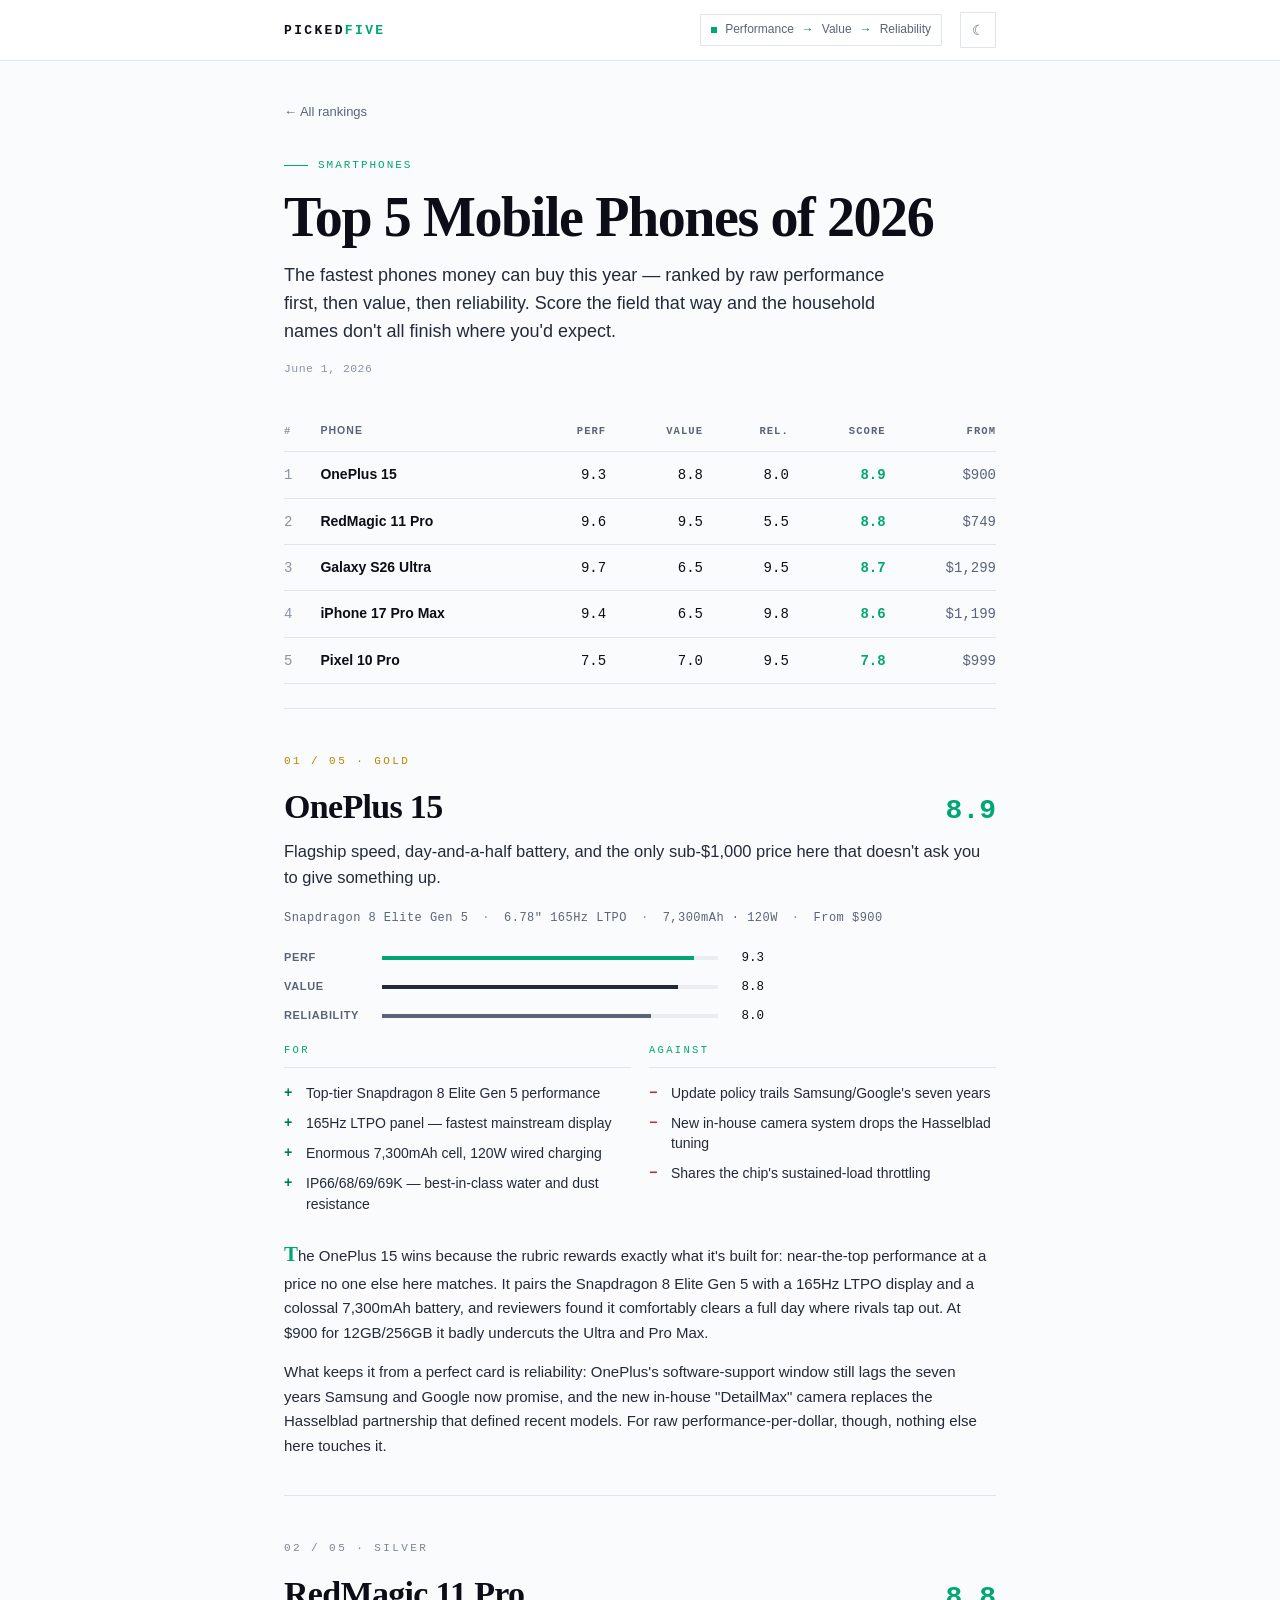
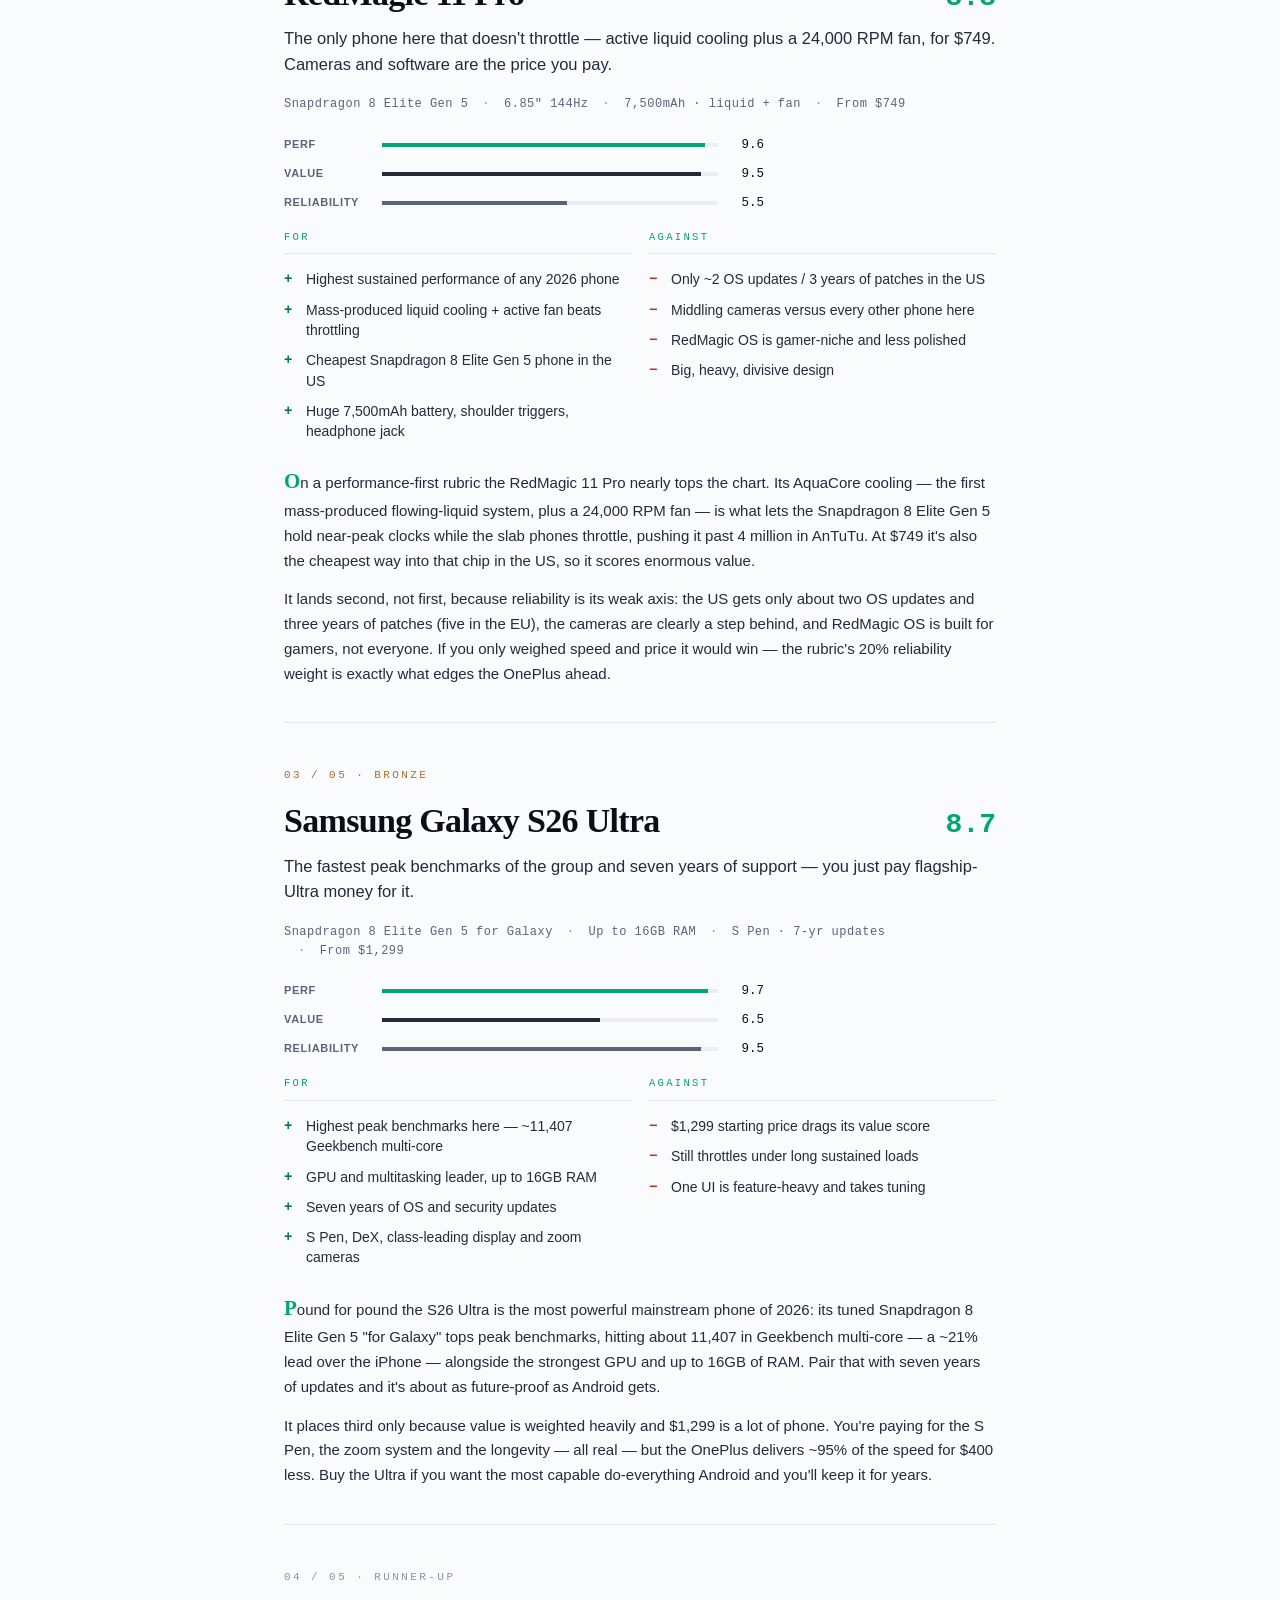
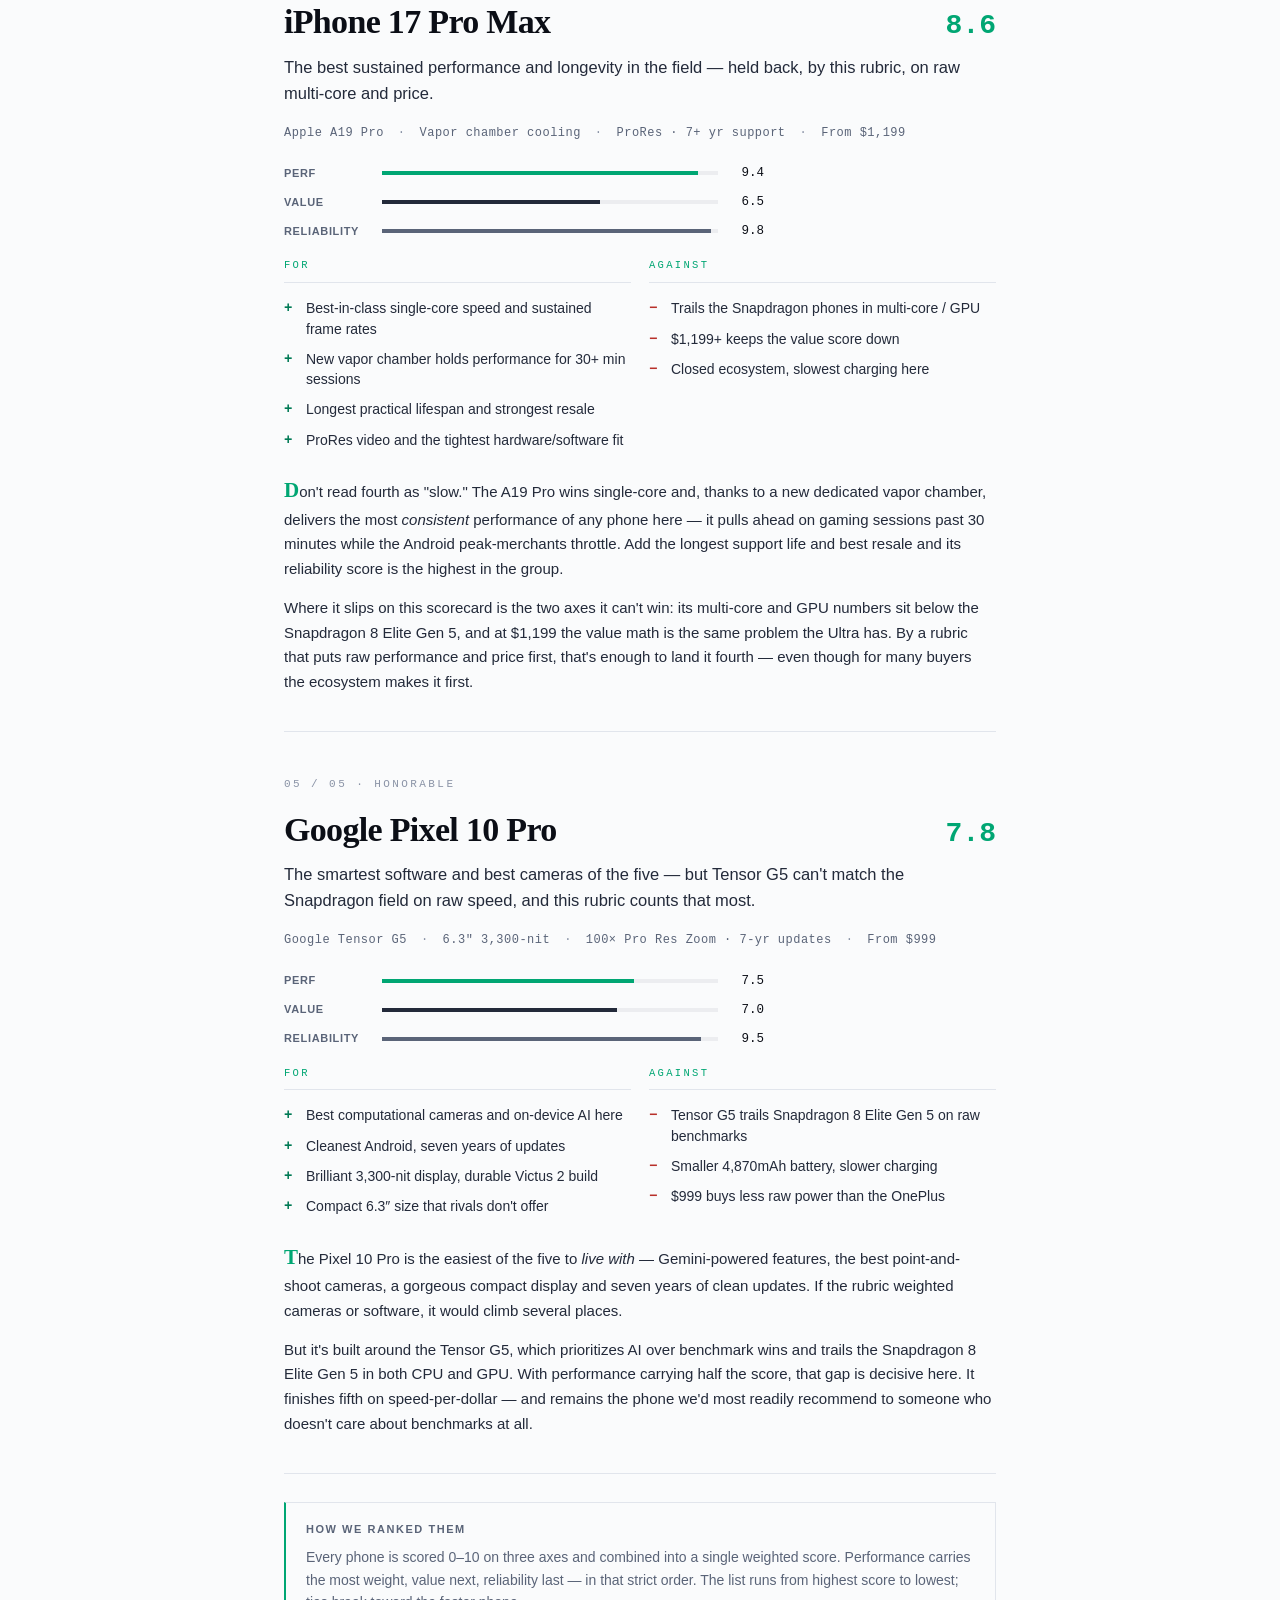
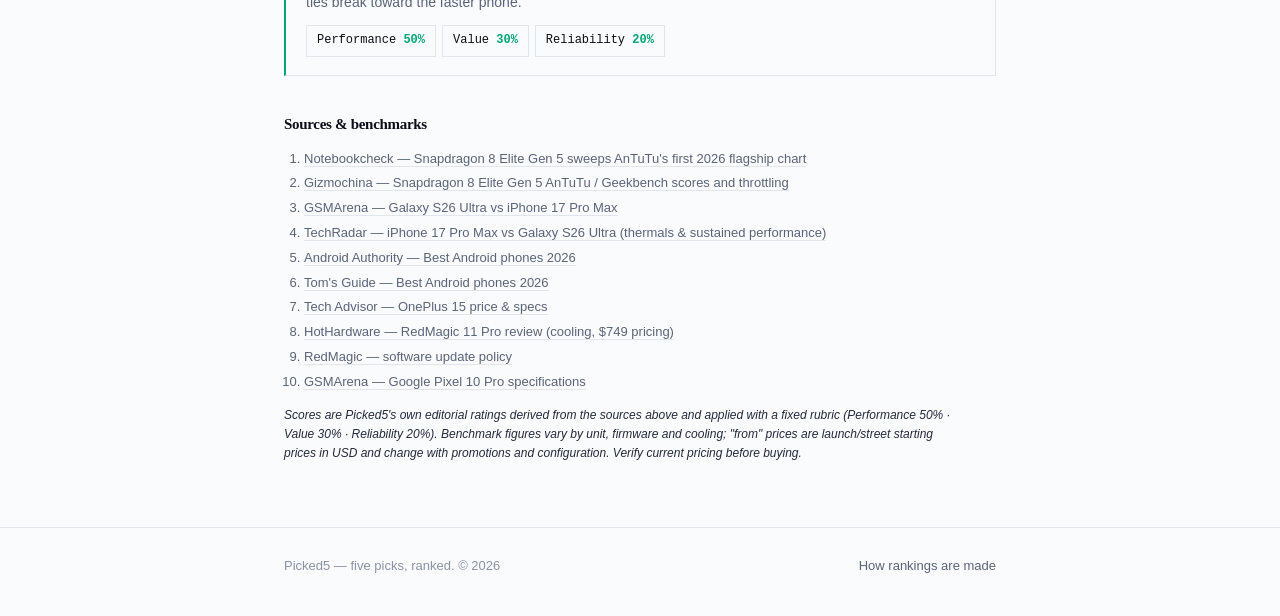
<file: articles/top-mobile-phones-2026.html>
<!DOCTYPE html>
<html lang="en">
<head>
  <meta charset="UTF-8">
  <meta name="viewport" content="width=device-width, initial-scale=1, viewport-fit=cover">
  <title>Top 5 Mobile Phones of 2026 — Picked5</title>
  <meta name="description" content="The five best phones of 2026, ranked by raw performance first, then value, then reliability. OnePlus 15, RedMagic 11 Pro, Galaxy S26 Ultra, iPhone 17 Pro Max and Pixel 10 Pro, scored on a transparent rubric.">

  <!-- crawler / AI hints -->
  <meta name="robots" content="index, follow, max-image-preview:large, max-snippet:-1, max-video-preview:-1">
  <meta name="googlebot" content="index, follow, max-image-preview:large, max-snippet:-1">
  <meta name="author" content="Picked5">
  <meta name="keywords" content="best phones 2026, top 5 phones 2026, OnePlus 15 review, RedMagic 11 Pro, Galaxy S26 Ultra, iPhone 17 Pro Max, Pixel 10 Pro, Snapdragon 8 Elite Gen 5">
  <meta name="application-name" content="Picked5">
  <meta name="color-scheme" content="dark light">
  <meta name="theme-color" content="#060a18" media="(prefers-color-scheme: dark)">
  <meta name="theme-color" content="#eef3fb" media="(prefers-color-scheme: light)">
  <link rel="canonical" href="https://pickedfive.com/articles/top-mobile-phones-2026.html">
  <link rel="icon" type="image/svg+xml" href="../assets/favicon.svg">
  <link rel="alternate icon" href="../assets/favicon.svg">

  <!-- Open Graph -->
  <meta property="og:type" content="article">
  <meta property="og:site_name" content="Picked5">
  <meta property="og:locale" content="en_US">
  <meta property="og:title" content="Top 5 Mobile Phones of 2026">
  <meta property="og:description" content="The five best phones of 2026 — performance first, then value, then reliability. OnePlus 15 wins on a transparent rubric.">
  <meta property="og:url" content="https://pickedfive.com/articles/top-mobile-phones-2026.html">
  <meta property="og:image" content="https://pickedfive.com/assets/og-default.png">
  <meta property="og:image:width" content="1200">
  <meta property="og:image:height" content="630">
  <meta property="article:published_time" content="2026-06-01T00:00:00Z">
  <meta property="article:modified_time" content="2026-06-01T00:00:00Z">
  <meta property="article:section" content="Smartphones">
  <meta property="article:author" content="Picked5">
  <meta property="article:tag" content="smartphones">
  <meta property="article:tag" content="OnePlus 15">
  <meta property="article:tag" content="Galaxy S26 Ultra">
  <meta property="article:tag" content="iPhone 17 Pro Max">

  <!-- Twitter / X -->
  <meta name="twitter:card" content="summary_large_image">
  <meta name="twitter:title" content="Top 5 Mobile Phones of 2026">
  <meta name="twitter:description" content="The five best phones of 2026 — ranked on one consistent rubric. Researched and written by Claude.">
  <meta name="twitter:image" content="https://pickedfive.com/assets/og-default.png">

  <script src="../assets/theme.js"></script>
  <link rel="stylesheet" href="../assets/style.css">

  <!-- Structured data: Article + BreadcrumbList + ItemList of ranked Products -->
  <script type="application/ld+json">
  {
    "@context": "https://schema.org",
    "@graph": [
      {
        "@type": "Article",
        "@id": "https://pickedfive.com/articles/top-mobile-phones-2026.html#article",
        "headline": "Top 5 Mobile Phones of 2026",
        "description": "The five best phones of 2026, ranked by raw performance first, then value, then reliability.",
        "datePublished": "2026-06-01",
        "dateModified": "2026-06-01",
        "inLanguage": "en",
        "url": "https://pickedfive.com/articles/top-mobile-phones-2026.html",
        "mainEntityOfPage": { "@type": "WebPage", "@id": "https://pickedfive.com/articles/top-mobile-phones-2026.html" },
        "author":    { "@type": "Organization", "name": "Picked5", "url": "https://pickedfive.com/" },
        "publisher": { "@type": "Organization", "name": "Picked5", "url": "https://pickedfive.com/" },
        "articleSection": "Smartphones",
        "keywords": "best phones 2026, OnePlus 15, RedMagic 11 Pro, Galaxy S26 Ultra, iPhone 17 Pro Max, Pixel 10 Pro, Snapdragon 8 Elite Gen 5"
      },
      {
        "@type": "BreadcrumbList",
        "itemListElement": [
          { "@type": "ListItem", "position": 1, "name": "Picked5",     "item": "https://pickedfive.com/" },
          { "@type": "ListItem", "position": 2, "name": "Smartphones", "item": "https://pickedfive.com/articles/top-mobile-phones-2026.html" }
        ]
      },
      {
        "@type": "ItemList",
        "@id": "https://pickedfive.com/articles/top-mobile-phones-2026.html#ranking",
        "name": "Top 5 Mobile Phones of 2026",
        "itemListOrder": "https://schema.org/ItemListOrderDescending",
        "numberOfItems": 5,
        "itemListElement": [
          {
            "@type": "ListItem",
            "position": 1,
            "item": {
              "@type": "Product",
              "name": "OnePlus 15",
              "category": "Smartphone",
              "offers": { "@type": "Offer", "price": "900", "priceCurrency": "USD", "availability": "https://schema.org/InStock" },
              "review": {
                "@type": "Review",
                "name": "OnePlus 15 — Picked5 verdict",
                "reviewRating": { "@type": "Rating", "ratingValue": "8.9", "bestRating": "10", "worstRating": "0" },
                "author": { "@type": "Organization", "name": "Picked5" },
                "reviewBody": "Flagship speed, day-and-a-half battery, and the only sub-$1,000 price here that doesn't ask you to give something up."
              }
            }
          },
          {
            "@type": "ListItem",
            "position": 2,
            "item": {
              "@type": "Product",
              "name": "RedMagic 11 Pro",
              "category": "Smartphone",
              "offers": { "@type": "Offer", "price": "749", "priceCurrency": "USD", "availability": "https://schema.org/InStock" },
              "review": {
                "@type": "Review",
                "name": "RedMagic 11 Pro — Picked5 verdict",
                "reviewRating": { "@type": "Rating", "ratingValue": "8.8", "bestRating": "10", "worstRating": "0" },
                "author": { "@type": "Organization", "name": "Picked5" },
                "reviewBody": "The only phone here that doesn't throttle — active liquid cooling plus a 24,000 RPM fan, for $749. Cameras and software are the price you pay."
              }
            }
          },
          {
            "@type": "ListItem",
            "position": 3,
            "item": {
              "@type": "Product",
              "name": "Samsung Galaxy S26 Ultra",
              "category": "Smartphone",
              "offers": { "@type": "Offer", "price": "1299", "priceCurrency": "USD", "availability": "https://schema.org/InStock" },
              "review": {
                "@type": "Review",
                "name": "Galaxy S26 Ultra — Picked5 verdict",
                "reviewRating": { "@type": "Rating", "ratingValue": "8.7", "bestRating": "10", "worstRating": "0" },
                "author": { "@type": "Organization", "name": "Picked5" },
                "reviewBody": "The fastest peak benchmarks of the group and seven years of support — you just pay flagship-Ultra money for it."
              }
            }
          },
          {
            "@type": "ListItem",
            "position": 4,
            "item": {
              "@type": "Product",
              "name": "Apple iPhone 17 Pro Max",
              "category": "Smartphone",
              "offers": { "@type": "Offer", "price": "1199", "priceCurrency": "USD", "availability": "https://schema.org/InStock" },
              "review": {
                "@type": "Review",
                "name": "iPhone 17 Pro Max — Picked5 verdict",
                "reviewRating": { "@type": "Rating", "ratingValue": "8.6", "bestRating": "10", "worstRating": "0" },
                "author": { "@type": "Organization", "name": "Picked5" },
                "reviewBody": "The best sustained performance and longevity in the field — held back, by this rubric, on raw multi-core and price."
              }
            }
          },
          {
            "@type": "ListItem",
            "position": 5,
            "item": {
              "@type": "Product",
              "name": "Google Pixel 10 Pro",
              "category": "Smartphone",
              "offers": { "@type": "Offer", "price": "999", "priceCurrency": "USD", "availability": "https://schema.org/InStock" },
              "review": {
                "@type": "Review",
                "name": "Pixel 10 Pro — Picked5 verdict",
                "reviewRating": { "@type": "Rating", "ratingValue": "7.8", "bestRating": "10", "worstRating": "0" },
                "author": { "@type": "Organization", "name": "Picked5" },
                "reviewBody": "The smartest software and best cameras of the five — but Tensor G5 can't match the Snapdragon field on raw speed, and this rubric counts that most."
              }
            }
          }
        ]
      }
    ]
  }
  </script>
</head>
<body>
  <nav class="nav" aria-label="Primary">
    <div class="wrap">
      <a class="brand" href="../index.html" aria-label="Picked5 home">
        <span class="brand-text">PICKED<i>FIVE</i></span>
      </a>
      <span class="spacer"></span>
      <span class="pill hide-sm" aria-hidden="true">
        <span class="dot"></span>
        Performance <span class="arrow">→</span> Value <span class="arrow">→</span> Reliability
      </span>
      <button class="theme-toggle" id="themeToggle" type="button" aria-label="Toggle color theme">
        <span class="t-icon t-sun" aria-hidden="true">☀</span>
        <span class="t-icon t-moon" aria-hidden="true">☾</span>
      </button>
    </div>
  </nav>

  <article class="article" itemscope itemtype="https://schema.org/Article">
    <div class="wrap">
      <a class="back" href="../index.html">← All rankings</a>

      <header class="art-head">
        <span class="eyebrow" itemprop="articleSection">Smartphones</span>
        <h1 itemprop="headline">Top 5 Mobile Phones of 2026</h1>
        <p class="deck" itemprop="description">
          The fastest phones money can buy this year — ranked by raw performance first,
          then value, then reliability. Score the field that way and the household names
          don't all finish where you'd expect.
        </p>
        <time datetime="2026-06-01" itemprop="datePublished">June 1, 2026</time>
      </header>

      <!-- comparison table -->
      <div class="cmp-wrap">
        <table class="cmp" aria-label="Top 5 mobile phones of 2026, scored on Performance, Value, Reliability">
          <thead>
            <tr>
              <th class="num" scope="col">#</th>
              <th scope="col">Phone</th>
              <th class="num" scope="col">Perf</th>
              <th class="num" scope="col">Value</th>
              <th class="num" scope="col">Rel.</th>
              <th class="num" scope="col">Score</th>
              <th class="num" scope="col">From</th>
            </tr>
          </thead>
          <tbody>
            <tr>
              <td class="rk num">1</td><td class="ph">OnePlus 15</td>
              <td class="num">9.3</td><td class="num">8.8</td><td class="num">8.0</td>
              <td class="num score">8.9</td><td class="num price">$900</td>
            </tr>
            <tr>
              <td class="rk num">2</td><td class="ph">RedMagic 11 Pro</td>
              <td class="num">9.6</td><td class="num">9.5</td><td class="num">5.5</td>
              <td class="num score">8.8</td><td class="num price">$749</td>
            </tr>
            <tr>
              <td class="rk num">3</td><td class="ph">Galaxy S26 Ultra</td>
              <td class="num">9.7</td><td class="num">6.5</td><td class="num">9.5</td>
              <td class="num score">8.7</td><td class="num price">$1,299</td>
            </tr>
            <tr>
              <td class="rk num">4</td><td class="ph">iPhone 17 Pro Max</td>
              <td class="num">9.4</td><td class="num">6.5</td><td class="num">9.8</td>
              <td class="num score">8.6</td><td class="num price">$1,199</td>
            </tr>
            <tr>
              <td class="rk num">5</td><td class="ph">Pixel 10 Pro</td>
              <td class="num">7.5</td><td class="num">7.0</td><td class="num">9.5</td>
              <td class="num score">7.8</td><td class="num price">$999</td>
            </tr>
          </tbody>
        </table>
      </div>

      <!-- ===================== #1 ===================== -->
      <section class="entry" data-rank="1" aria-labelledby="rank-1">
        <div class="rank-row">
          <div class="numeral" aria-hidden="true">1</div>
          <div class="head">
            <h3 id="rank-1">OnePlus 15</h3>
            <p class="verdict">Flagship speed, day-and-a-half battery, and the only sub-$1,000 price here that doesn't ask you to give something up.</p>
            <div class="meta">
              <span class="tag">Snapdragon 8 Elite Gen 5</span>
              <span class="tag">6.78″ 165Hz LTPO</span>
              <span class="tag">7,300mAh · 120W</span>
              <span class="tag">From $900</span>
            </div>
          </div>
          <div class="overall"><div class="big">8.9</div><div class="lbl">Overall</div></div>
        </div>

        <div class="scores">
          <div class="row" data-k="perf"><span class="k">Perf</span><span class="bar"><i style="width:93%"></i></span><span class="v">9.3</span></div>
          <div class="row" data-k="value"><span class="k">Value</span><span class="bar"><i style="width:88%"></i></span><span class="v">8.8</span></div>
          <div class="row" data-k="rel"><span class="k">Reliability</span><span class="bar"><i style="width:80%"></i></span><span class="v">8.0</span></div>
        </div>

        <div class="pc">
          <div class="pros"><h5>For</h5><ul>
            <li>Top-tier Snapdragon 8 Elite Gen 5 performance</li>
            <li>165Hz LTPO panel — fastest mainstream display</li>
            <li>Enormous 7,300mAh cell, 120W wired charging</li>
            <li>IP66/68/69/69K — best-in-class water and dust resistance</li>
          </ul></div>
          <div class="cons"><h5>Against</h5><ul>
            <li>Update policy trails Samsung/Google's seven years</li>
            <li>New in-house camera system drops the Hasselblad tuning</li>
            <li>Shares the chip's sustained-load throttling</li>
          </ul></div>
        </div>

        <p class="take">
          The OnePlus 15 wins because the rubric rewards exactly what it's built for:
          near-the-top performance at a price no one else here matches. It pairs the
          Snapdragon 8 Elite Gen 5 with a 165Hz LTPO display and a colossal 7,300mAh
          battery, and reviewers found it
          <a href="https://www.androidauthority.com/oneplus-15-us-launch-3626724/">comfortably clears a full day</a>
          where rivals tap out. At $900 for 12GB/256GB it badly undercuts the Ultra and Pro Max.
        </p>
        <p class="take">
          What keeps it from a perfect card is reliability: OnePlus's software-support
          window still lags the seven years Samsung and Google now promise, and the new
          in-house "DetailMax" camera replaces the Hasselblad partnership that defined recent
          models. For raw performance-per-dollar, though, nothing else here touches it.
        </p>
      </section>

      <!-- ===================== #2 ===================== -->
      <section class="entry" data-rank="2" aria-labelledby="rank-2">
        <div class="rank-row">
          <div class="numeral" aria-hidden="true">2</div>
          <div class="head">
            <h3 id="rank-2">RedMagic 11 Pro</h3>
            <p class="verdict">The only phone here that doesn't throttle — active liquid cooling plus a 24,000 RPM fan, for $749. Cameras and software are the price you pay.</p>
            <div class="meta">
              <span class="tag">Snapdragon 8 Elite Gen 5</span>
              <span class="tag">6.85″ 144Hz</span>
              <span class="tag">7,500mAh · liquid + fan</span>
              <span class="tag">From $749</span>
            </div>
          </div>
          <div class="overall"><div class="big">8.8</div><div class="lbl">Overall</div></div>
        </div>

        <div class="scores">
          <div class="row" data-k="perf"><span class="k">Perf</span><span class="bar"><i style="width:96%"></i></span><span class="v">9.6</span></div>
          <div class="row" data-k="value"><span class="k">Value</span><span class="bar"><i style="width:95%"></i></span><span class="v">9.5</span></div>
          <div class="row" data-k="rel"><span class="k">Reliability</span><span class="bar"><i style="width:55%"></i></span><span class="v">5.5</span></div>
        </div>

        <div class="pc">
          <div class="pros"><h5>For</h5><ul>
            <li>Highest sustained performance of any 2026 phone</li>
            <li>Mass-produced liquid cooling + active fan beats throttling</li>
            <li>Cheapest Snapdragon 8 Elite Gen 5 phone in the US</li>
            <li>Huge 7,500mAh battery, shoulder triggers, headphone jack</li>
          </ul></div>
          <div class="cons"><h5>Against</h5><ul>
            <li>Only ~2 OS updates / 3 years of patches in the US</li>
            <li>Middling cameras versus every other phone here</li>
            <li>RedMagic OS is gamer-niche and less polished</li>
            <li>Big, heavy, divisive design</li>
          </ul></div>
        </div>

        <p class="take">
          On a performance-first rubric the RedMagic 11 Pro nearly tops the chart. Its
          AquaCore cooling — the
          <a href="https://hothardware.com/reviews/redmagic-11-pro-review">first mass-produced flowing-liquid system</a>,
          plus a 24,000 RPM fan — is what lets the Snapdragon 8 Elite Gen 5 hold near-peak
          clocks while the slab phones throttle, pushing it past 4 million in AnTuTu. At $749
          it's also the cheapest way into that chip in the US, so it scores enormous value.
        </p>
        <p class="take">
          It lands second, not first, because reliability is its weak axis: the US gets only
          about
          <a href="https://redmagic.tech/pages/software-update-policy">two OS updates and three years of patches</a>
          (five in the EU), the cameras are clearly a step behind, and RedMagic OS is built for
          gamers, not everyone. If you only weighed speed and price it would win — the rubric's
          20% reliability weight is exactly what edges the OnePlus ahead.
        </p>
      </section>

      <!-- ===================== #3 ===================== -->
      <section class="entry" data-rank="3" aria-labelledby="rank-3">
        <div class="rank-row">
          <div class="numeral" aria-hidden="true">3</div>
          <div class="head">
            <h3 id="rank-3">Samsung Galaxy S26 Ultra</h3>
            <p class="verdict">The fastest peak benchmarks of the group and seven years of support — you just pay flagship-Ultra money for it.</p>
            <div class="meta">
              <span class="tag">Snapdragon 8 Elite Gen 5 for Galaxy</span>
              <span class="tag">Up to 16GB RAM</span>
              <span class="tag">S Pen · 7-yr updates</span>
              <span class="tag">From $1,299</span>
            </div>
          </div>
          <div class="overall"><div class="big">8.7</div><div class="lbl">Overall</div></div>
        </div>

        <div class="scores">
          <div class="row" data-k="perf"><span class="k">Perf</span><span class="bar"><i style="width:97%"></i></span><span class="v">9.7</span></div>
          <div class="row" data-k="value"><span class="k">Value</span><span class="bar"><i style="width:65%"></i></span><span class="v">6.5</span></div>
          <div class="row" data-k="rel"><span class="k">Reliability</span><span class="bar"><i style="width:95%"></i></span><span class="v">9.5</span></div>
        </div>

        <div class="pc">
          <div class="pros"><h5>For</h5><ul>
            <li>Highest peak benchmarks here — ~11,407 Geekbench multi-core</li>
            <li>GPU and multitasking leader, up to 16GB RAM</li>
            <li>Seven years of OS and security updates</li>
            <li>S Pen, DeX, class-leading display and zoom cameras</li>
          </ul></div>
          <div class="cons"><h5>Against</h5><ul>
            <li>$1,299 starting price drags its value score</li>
            <li>Still throttles under long sustained loads</li>
            <li>One UI is feature-heavy and takes tuning</li>
          </ul></div>
        </div>

        <p class="take">
          Pound for pound the S26 Ultra is the most powerful mainstream phone of 2026: its
          tuned Snapdragon 8 Elite Gen 5 "for Galaxy" tops peak benchmarks, hitting
          <a href="https://www.gsmarena.com/samsung_galaxy_s26_ultra_vs_iphone_17_pro_max_review_battery_camera_price_compared-news-72101.php">about 11,407 in Geekbench multi-core</a> —
          a ~21% lead over the iPhone — alongside the strongest GPU and up to 16GB of RAM.
          Pair that with seven years of updates and it's about as future-proof as Android gets.
        </p>
        <p class="take">
          It places third only because value is weighted heavily and $1,299 is a lot of phone.
          You're paying for the S Pen, the zoom system and the longevity — all real — but the
          OnePlus delivers ~95% of the speed for $400 less. Buy the Ultra if you want the most
          capable do-everything Android and you'll keep it for years.
        </p>
      </section>

      <!-- ===================== #4 ===================== -->
      <section class="entry" data-rank="4" aria-labelledby="rank-4">
        <div class="rank-row">
          <div class="numeral" aria-hidden="true">4</div>
          <div class="head">
            <h3 id="rank-4">iPhone 17 Pro Max</h3>
            <p class="verdict">The best sustained performance and longevity in the field — held back, by this rubric, on raw multi-core and price.</p>
            <div class="meta">
              <span class="tag">Apple A19 Pro</span>
              <span class="tag">Vapor chamber cooling</span>
              <span class="tag">ProRes · 7+ yr support</span>
              <span class="tag">From $1,199</span>
            </div>
          </div>
          <div class="overall"><div class="big">8.6</div><div class="lbl">Overall</div></div>
        </div>

        <div class="scores">
          <div class="row" data-k="perf"><span class="k">Perf</span><span class="bar"><i style="width:94%"></i></span><span class="v">9.4</span></div>
          <div class="row" data-k="value"><span class="k">Value</span><span class="bar"><i style="width:65%"></i></span><span class="v">6.5</span></div>
          <div class="row" data-k="rel"><span class="k">Reliability</span><span class="bar"><i style="width:98%"></i></span><span class="v">9.8</span></div>
        </div>

        <div class="pc">
          <div class="pros"><h5>For</h5><ul>
            <li>Best-in-class single-core speed and sustained frame rates</li>
            <li>New vapor chamber holds performance for 30+ min sessions</li>
            <li>Longest practical lifespan and strongest resale</li>
            <li>ProRes video and the tightest hardware/software fit</li>
          </ul></div>
          <div class="cons"><h5>Against</h5><ul>
            <li>Trails the Snapdragon phones in multi-core / GPU</li>
            <li>$1,199+ keeps the value score down</li>
            <li>Closed ecosystem, slowest charging here</li>
          </ul></div>
        </div>

        <p class="take">
          Don't read fourth as "slow." The A19 Pro wins single-core and, thanks to a new
          <a href="https://www.techradar.com/phones/iphone/iphone-17-pro-max-vs-samsung-galaxy-s26-ultra">dedicated vapor chamber</a>,
          delivers the most <em>consistent</em> performance of any phone here — it pulls ahead
          on gaming sessions past 30 minutes while the Android peak-merchants throttle. Add the
          longest support life and best resale and its reliability score is the highest in the group.
        </p>
        <p class="take">
          Where it slips on this scorecard is the two axes it can't win: its multi-core and GPU
          numbers sit below the Snapdragon 8 Elite Gen 5, and at $1,199 the value math is the
          same problem the Ultra has. By a rubric that puts raw performance and price first, that's
          enough to land it fourth — even though for many buyers the ecosystem makes it first.
        </p>
      </section>

      <!-- ===================== #5 ===================== -->
      <section class="entry" data-rank="5" aria-labelledby="rank-5">
        <div class="rank-row">
          <div class="numeral" aria-hidden="true">5</div>
          <div class="head">
            <h3 id="rank-5">Google Pixel 10 Pro</h3>
            <p class="verdict">The smartest software and best cameras of the five — but Tensor G5 can't match the Snapdragon field on raw speed, and this rubric counts that most.</p>
            <div class="meta">
              <span class="tag">Google Tensor G5</span>
              <span class="tag">6.3″ 3,300-nit</span>
              <span class="tag">100× Pro Res Zoom · 7-yr updates</span>
              <span class="tag">From $999</span>
            </div>
          </div>
          <div class="overall"><div class="big">7.8</div><div class="lbl">Overall</div></div>
        </div>

        <div class="scores">
          <div class="row" data-k="perf"><span class="k">Perf</span><span class="bar"><i style="width:75%"></i></span><span class="v">7.5</span></div>
          <div class="row" data-k="value"><span class="k">Value</span><span class="bar"><i style="width:70%"></i></span><span class="v">7.0</span></div>
          <div class="row" data-k="rel"><span class="k">Reliability</span><span class="bar"><i style="width:95%"></i></span><span class="v">9.5</span></div>
        </div>

        <div class="pc">
          <div class="pros"><h5>For</h5><ul>
            <li>Best computational cameras and on-device AI here</li>
            <li>Cleanest Android, seven years of updates</li>
            <li>Brilliant 3,300-nit display, durable Victus 2 build</li>
            <li>Compact 6.3″ size that rivals don't offer</li>
          </ul></div>
          <div class="cons"><h5>Against</h5><ul>
            <li>Tensor G5 trails Snapdragon 8 Elite Gen 5 on raw benchmarks</li>
            <li>Smaller 4,870mAh battery, slower charging</li>
            <li>$999 buys less raw power than the OnePlus</li>
          </ul></div>
        </div>

        <p class="take">
          The Pixel 10 Pro is the easiest of the five to <em>live with</em> — Gemini-powered
          features, the best point-and-shoot cameras, a gorgeous compact display and seven years
          of clean updates. If the rubric weighted cameras or software, it would climb several
          places.
        </p>
        <p class="take">
          But it's built around the
          <a href="https://www.gsmarena.com/google_pixel_10_pro_5g-13987.php">Tensor G5</a>, which
          prioritizes AI over benchmark wins and trails the Snapdragon 8 Elite Gen 5 in both CPU and
          GPU. With performance carrying half the score, that gap is decisive here. It finishes fifth
          on speed-per-dollar — and remains the phone we'd most readily recommend to someone who
          doesn't care about benchmarks at all.
        </p>
      </section>

      <!-- methodology (appendix) -->
      <aside class="method-box" aria-labelledby="method-h">
        <h4 id="method-h">How we ranked them</h4>
        <p>
          Every phone is scored 0–10 on three axes and combined into a single weighted
          score. Performance carries the most weight, value next, reliability last —
          in that strict order. The list runs from highest score to lowest; ties break
          toward the faster phone.
        </p>
        <div class="weights">
          <span class="weight">Performance <b>50%</b></span>
          <span class="weight">Value <b>30%</b></span>
          <span class="weight">Reliability <b>20%</b></span>
        </div>
      </aside>

      <!-- sources -->
      <div class="prose sources">
        <h2>Sources &amp; benchmarks</h2>
        <ol>
          <li><a href="https://www.notebookcheck.net/Snapdragon-8-Elite-Gen-5-sweeps-AnTuTu-s-first-flagship-phone-performance-chart-of-2026.1219603.0.html">Notebookcheck — Snapdragon 8 Elite Gen 5 sweeps AnTuTu's first 2026 flagship chart</a></li>
          <li><a href="https://www.gizmochina.com/2026/02/05/snapdragon-8-elite-gen-5-benchmark-score/">Gizmochina — Snapdragon 8 Elite Gen 5 AnTuTu / Geekbench scores and throttling</a></li>
          <li><a href="https://www.gsmarena.com/samsung_galaxy_s26_ultra_vs_iphone_17_pro_max_review_battery_camera_price_compared-news-72101.php">GSMArena — Galaxy S26 Ultra vs iPhone 17 Pro Max</a></li>
          <li><a href="https://www.techradar.com/phones/iphone/iphone-17-pro-max-vs-samsung-galaxy-s26-ultra">TechRadar — iPhone 17 Pro Max vs Galaxy S26 Ultra (thermals &amp; sustained performance)</a></li>
          <li><a href="https://www.androidauthority.com/best-android-phone-3563254/">Android Authority — Best Android phones 2026</a></li>
          <li><a href="https://www.tomsguide.com/us/best-android-phones,review-6051.html">Tom's Guide — Best Android phones 2026</a></li>
          <li><a href="https://www.techadvisor.com/article/2872546/oneplus-15-release-date-price-specs.html">Tech Advisor — OnePlus 15 price &amp; specs</a></li>
          <li><a href="https://hothardware.com/reviews/redmagic-11-pro-review">HotHardware — RedMagic 11 Pro review (cooling, $749 pricing)</a></li>
          <li><a href="https://redmagic.tech/pages/software-update-policy">RedMagic — software update policy</a></li>
          <li><a href="https://www.gsmarena.com/google_pixel_10_pro_5g-13987.php">GSMArena — Google Pixel 10 Pro specifications</a></li>
        </ol>
        <p class="disclaimer">
          Scores are Picked5's own editorial ratings derived from the sources above and applied with a
          fixed rubric (Performance 50% · Value 30% · Reliability 20%). Benchmark figures vary by unit,
          firmware and cooling; "from" prices are launch/street starting prices in USD and change with
          promotions and configuration. Verify current pricing before buying.
        </p>
      </div>
    </div>
  </article>

  <footer class="foot">
    <div class="wrap">
      <span>Picked5 — five picks, ranked. © 2026</span>
      <span><a href="../produce.txt">How rankings are made</a></span>
    </div>
  </footer>
</body>
</html>
</file>
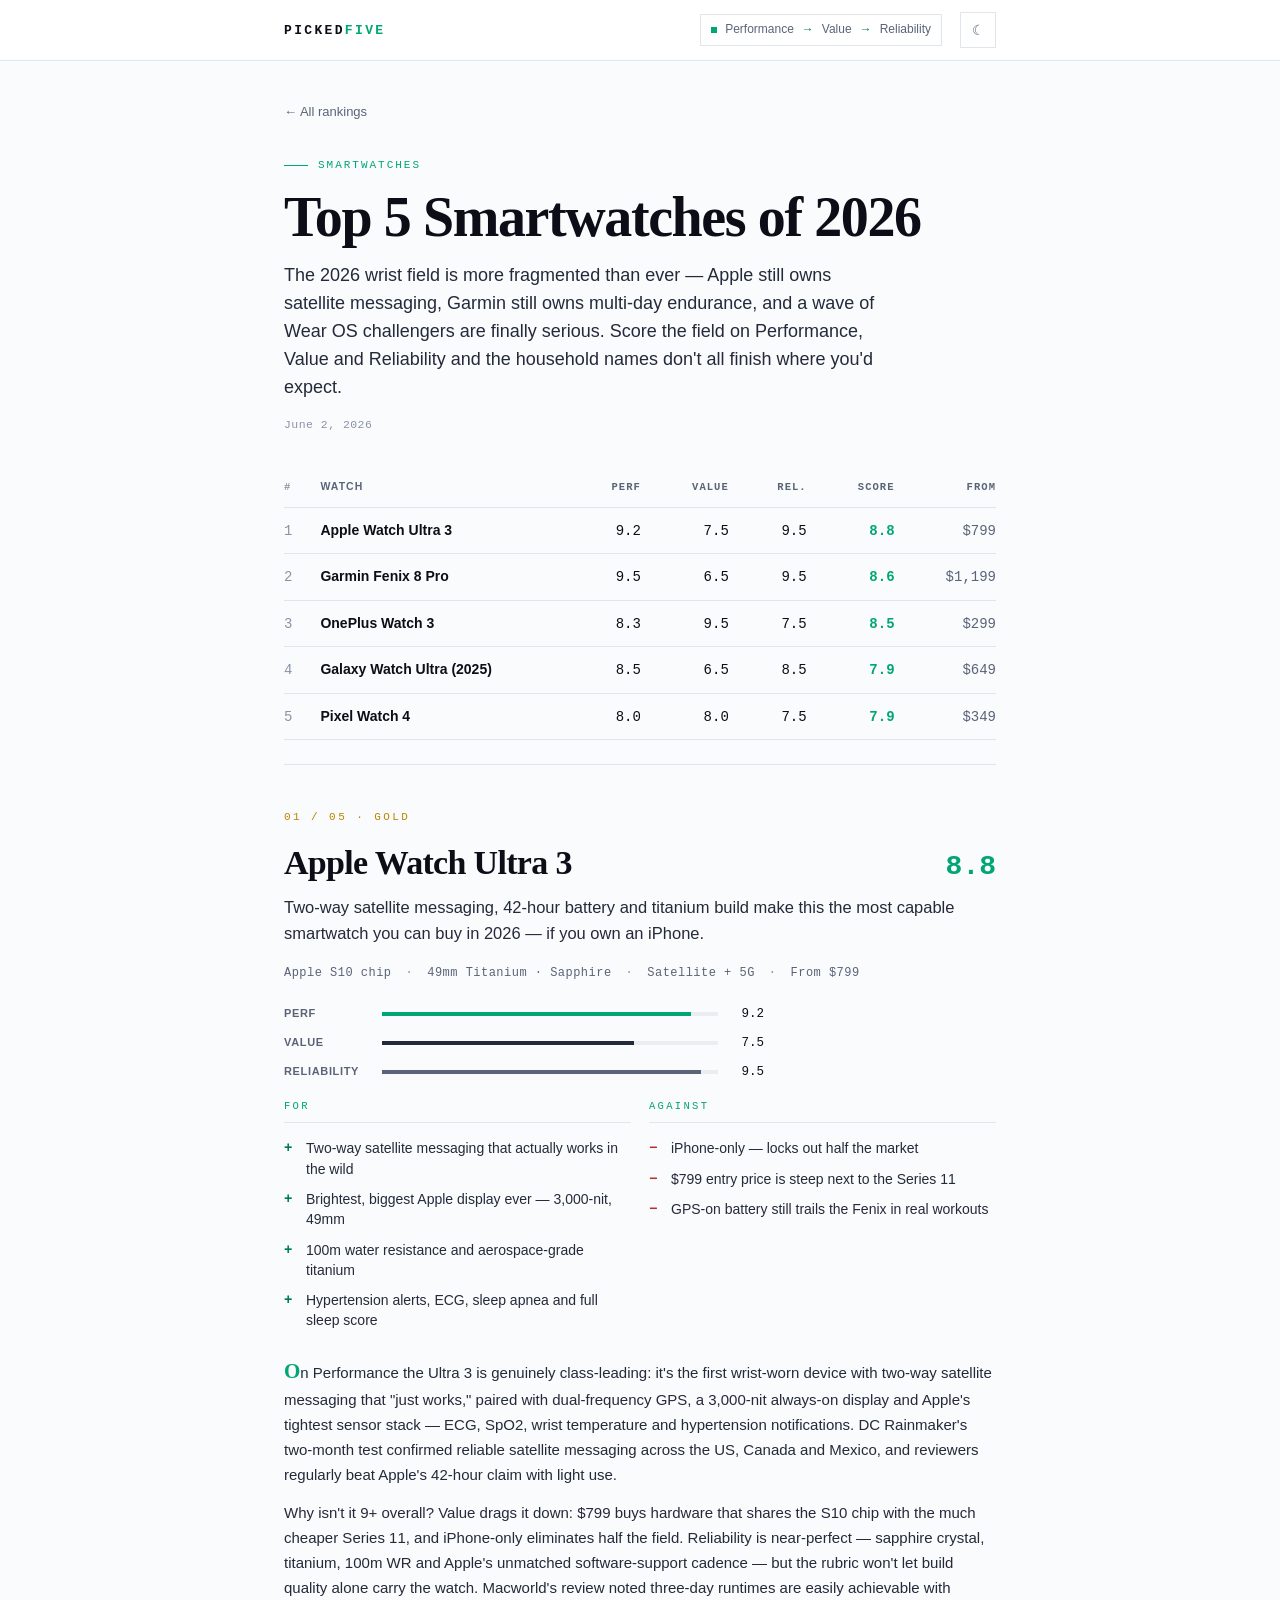
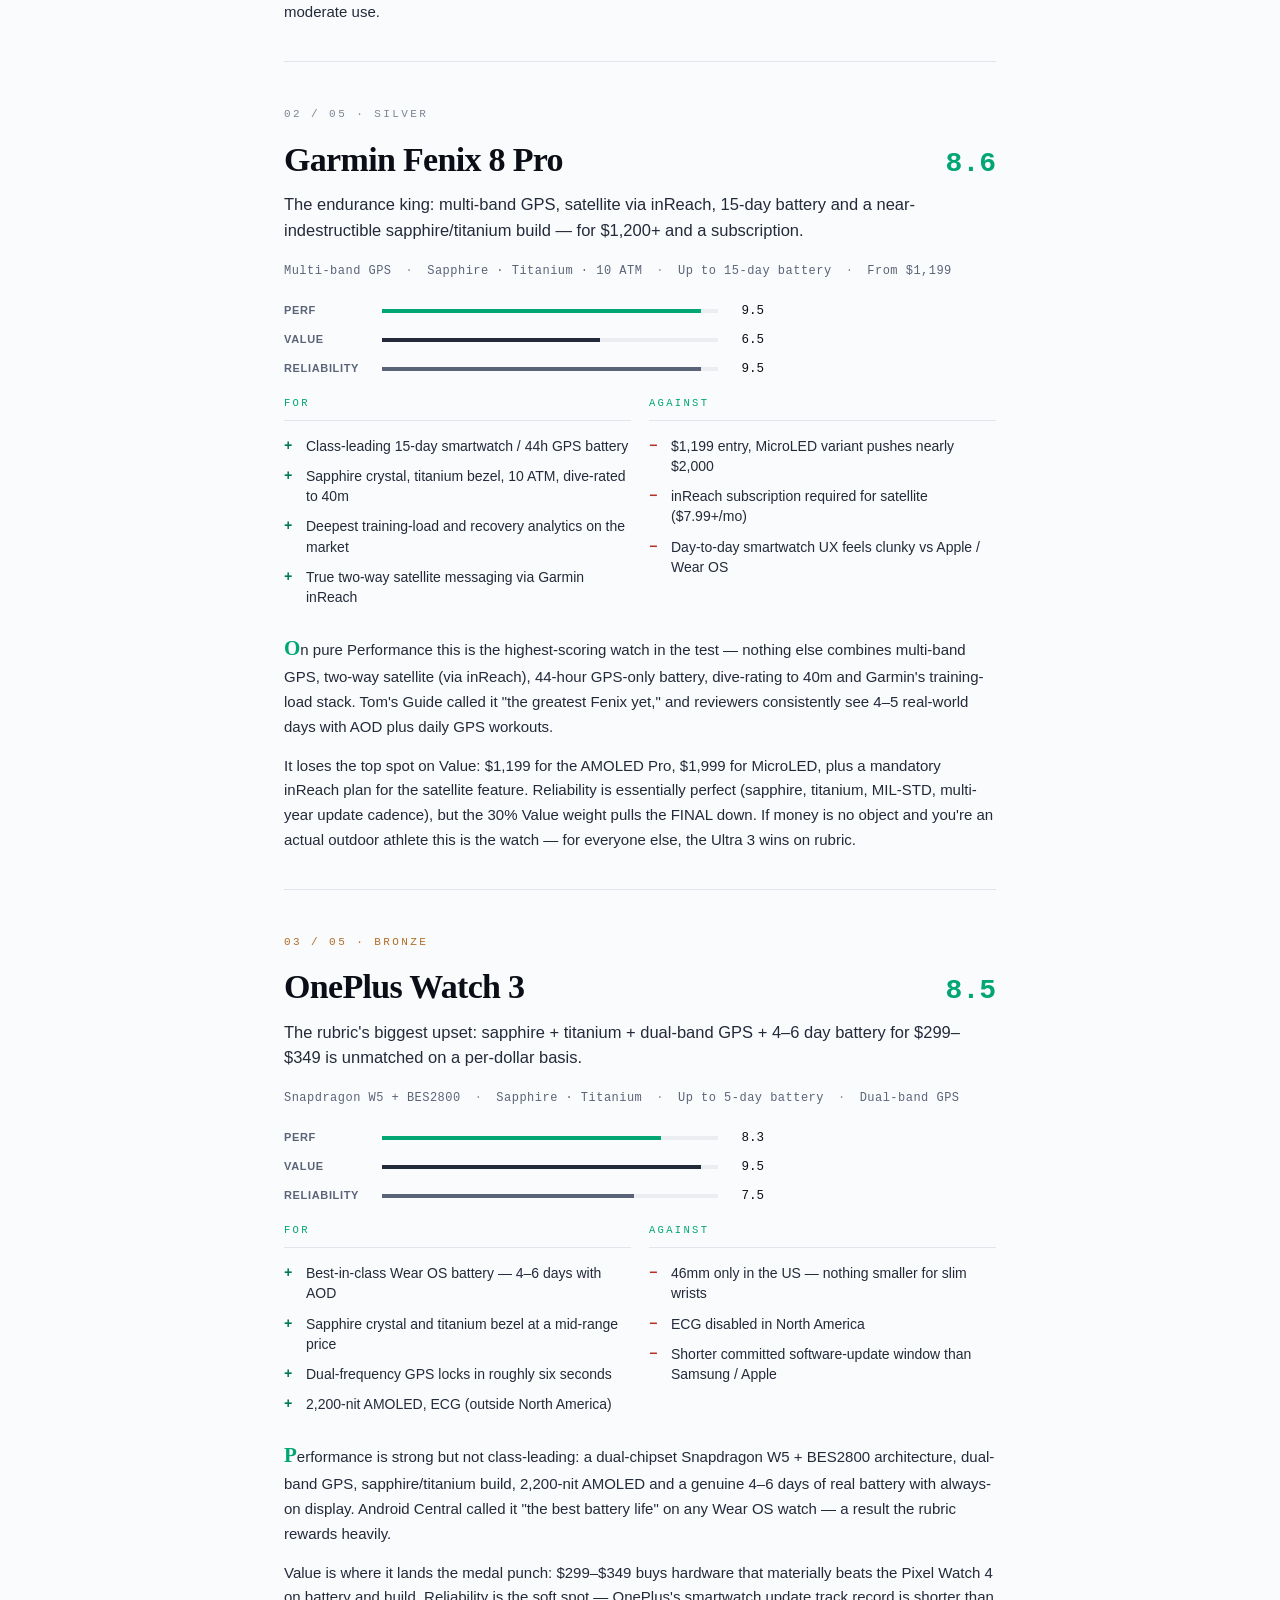
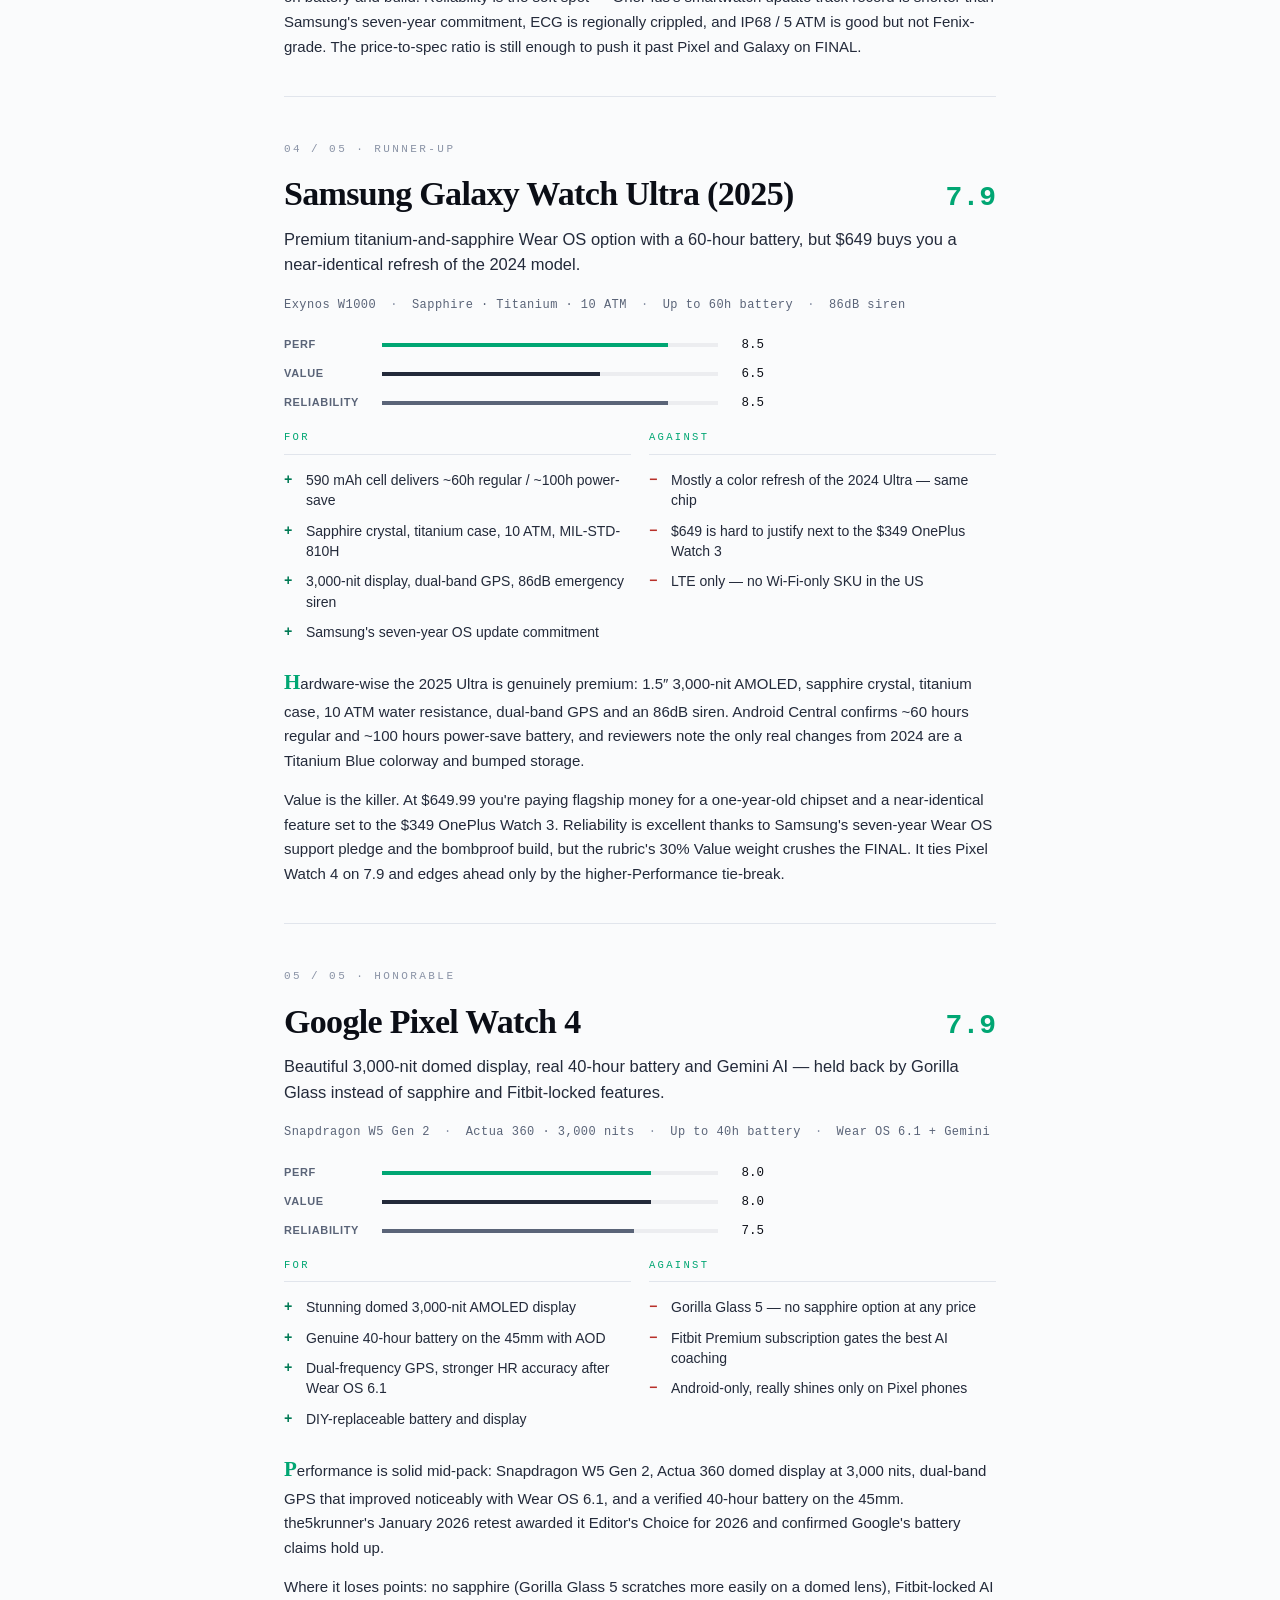
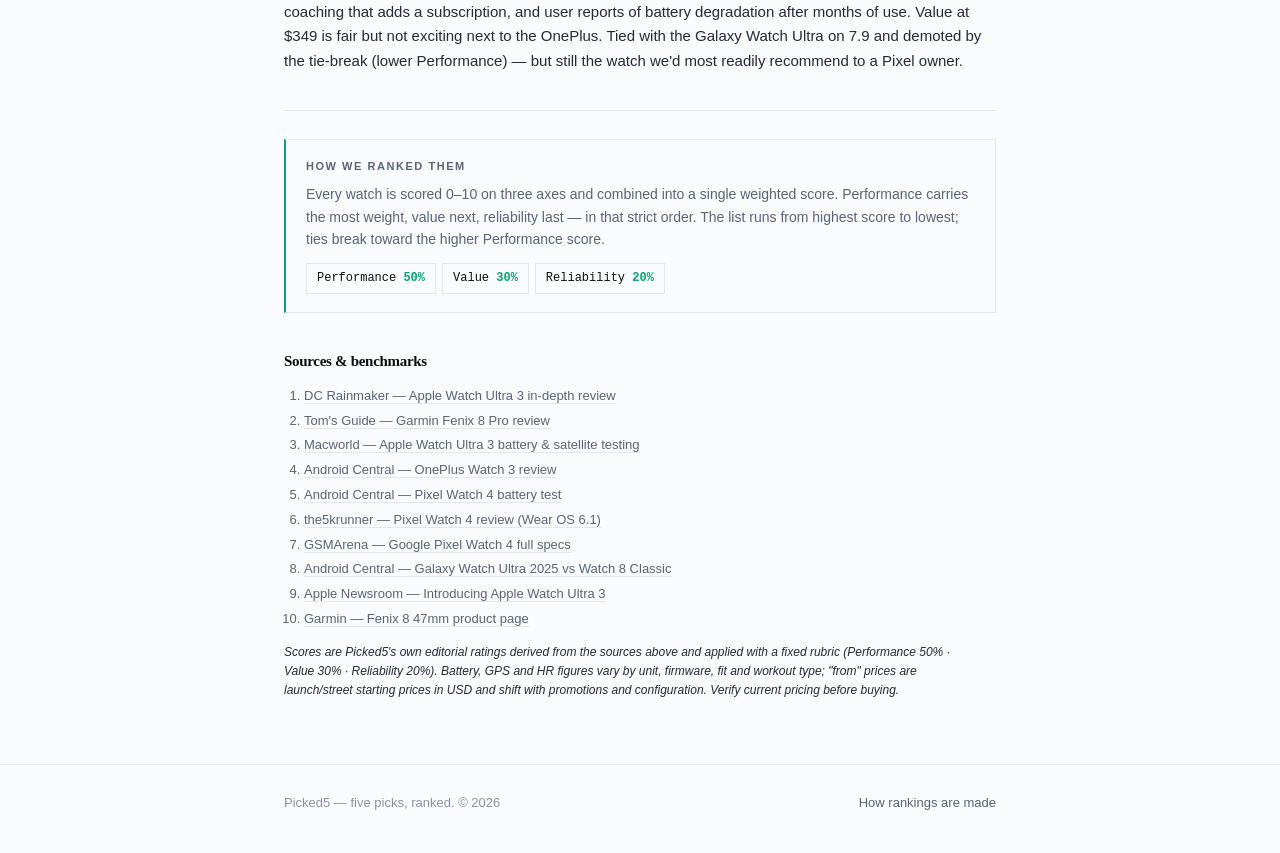
<file: articles/top-smartwatches-2026.html>
<!DOCTYPE html>
<html lang="en">
<head>
  <meta charset="UTF-8">
  <meta name="viewport" content="width=device-width, initial-scale=1, viewport-fit=cover">
  <title>Top 5 Smartwatches of 2026 — Picked5</title>
  <meta name="description" content="The five best smartwatches of 2026, ranked by performance, value and reliability. Apple Watch Ultra 3, Garmin Fenix 8 Pro, OnePlus Watch 3, Galaxy Watch Ultra and Pixel Watch 4 on one transparent rubric.">

  <!-- crawler / AI hints -->
  <meta name="robots" content="index, follow, max-image-preview:large, max-snippet:-1, max-video-preview:-1">
  <meta name="googlebot" content="index, follow, max-image-preview:large, max-snippet:-1">
  <meta name="author" content="Picked5">
  <meta name="keywords" content="best smartwatch 2026, Apple Watch Ultra 3 review, Garmin Fenix 8 Pro, OnePlus Watch 3, Pixel Watch 4, Galaxy Watch Ultra 2025, smartwatch comparison 2026, best fitness watch 2026, satellite smartwatch, sapphire smartwatch, Wear OS smartwatch, smartwatch buyer's guide">
  <meta name="application-name" content="Picked5">
  <meta name="color-scheme" content="dark light">
  <meta name="theme-color" content="#060a18" media="(prefers-color-scheme: dark)">
  <meta name="theme-color" content="#eef3fb" media="(prefers-color-scheme: light)">
  <link rel="canonical" href="https://pickedfive.com/articles/top-smartwatches-2026.html">
  <link rel="icon" type="image/svg+xml" href="../assets/favicon.svg">
  <link rel="alternate icon" href="../assets/favicon.svg">

  <!-- Open Graph -->
  <meta property="og:type" content="article">
  <meta property="og:site_name" content="Picked5">
  <meta property="og:locale" content="en_US">
  <meta property="og:title" content="Top 5 Smartwatches of 2026">
  <meta property="og:description" content="The five best smartwatches of 2026 — performance first, then value, then reliability. Apple Watch Ultra 3 wins on a transparent rubric.">
  <meta property="og:url" content="https://pickedfive.com/articles/top-smartwatches-2026.html">
  <meta property="og:image" content="https://pickedfive.com/assets/og-default.png">
  <meta property="og:image:width" content="1200">
  <meta property="og:image:height" content="630">
  <meta property="article:published_time" content="2026-06-02T00:00:00Z">
  <meta property="article:modified_time" content="2026-06-02T00:00:00Z">
  <meta property="article:section" content="Smartwatches">
  <meta property="article:author" content="Picked5">
  <meta property="article:tag" content="smartwatches">
  <meta property="article:tag" content="Apple Watch Ultra 3">
  <meta property="article:tag" content="Garmin Fenix 8 Pro">
  <meta property="article:tag" content="OnePlus Watch 3">
  <meta property="article:tag" content="Pixel Watch 4">

  <!-- Twitter / X -->
  <meta name="twitter:card" content="summary_large_image">
  <meta name="twitter:title" content="Top 5 Smartwatches of 2026">
  <meta name="twitter:description" content="The five best smartwatches of 2026 — ranked on one consistent Performance / Value / Reliability rubric.">
  <meta name="twitter:image" content="https://pickedfive.com/assets/og-default.png">

  <script src="../assets/theme.js"></script>
  <link rel="stylesheet" href="../assets/style.css">

  <!-- Structured data: Article + BreadcrumbList + ItemList of ranked Products -->
  <script type="application/ld+json">
  {
    "@context": "https://schema.org",
    "@graph": [
      {
        "@type": "Article",
        "@id": "https://pickedfive.com/articles/top-smartwatches-2026.html#article",
        "headline": "Top 5 Smartwatches of 2026",
        "description": "The five best smartwatches of 2026, ranked by performance, value and reliability.",
        "datePublished": "2026-06-02",
        "dateModified": "2026-06-02",
        "inLanguage": "en",
        "url": "https://pickedfive.com/articles/top-smartwatches-2026.html",
        "mainEntityOfPage": { "@type": "WebPage", "@id": "https://pickedfive.com/articles/top-smartwatches-2026.html" },
        "author":    { "@type": "Organization", "name": "Picked5", "url": "https://pickedfive.com/" },
        "publisher": { "@type": "Organization", "name": "Picked5", "url": "https://pickedfive.com/" },
        "articleSection": "Smartwatches",
        "keywords": "best smartwatch 2026, Apple Watch Ultra 3, Garmin Fenix 8 Pro, OnePlus Watch 3, Pixel Watch 4, Galaxy Watch Ultra 2025"
      },
      {
        "@type": "BreadcrumbList",
        "itemListElement": [
          { "@type": "ListItem", "position": 1, "name": "Picked5",      "item": "https://pickedfive.com/" },
          { "@type": "ListItem", "position": 2, "name": "Smartwatches", "item": "https://pickedfive.com/articles/top-smartwatches-2026.html" }
        ]
      },
      {
        "@type": "ItemList",
        "@id": "https://pickedfive.com/articles/top-smartwatches-2026.html#ranking",
        "name": "Top 5 Smartwatches of 2026",
        "itemListOrder": "https://schema.org/ItemListOrderDescending",
        "numberOfItems": 5,
        "itemListElement": [
          {
            "@type": "ListItem",
            "position": 1,
            "item": {
              "@type": "Product",
              "name": "Apple Watch Ultra 3",
              "category": "Smartwatch",
              "offers": { "@type": "Offer", "price": "799", "priceCurrency": "USD", "availability": "https://schema.org/InStock" },
              "review": {
                "@type": "Review",
                "name": "Apple Watch Ultra 3 — Picked5 verdict",
                "reviewRating": { "@type": "Rating", "ratingValue": "8.8", "bestRating": "10", "worstRating": "0" },
                "author": { "@type": "Organization", "name": "Picked5" },
                "reviewBody": "Two-way satellite messaging, 42-hour battery and titanium build make this the most capable smartwatch you can buy in 2026 — if you own an iPhone."
              }
            }
          },
          {
            "@type": "ListItem",
            "position": 2,
            "item": {
              "@type": "Product",
              "name": "Garmin Fenix 8 Pro",
              "category": "Smartwatch",
              "offers": { "@type": "Offer", "price": "1199", "priceCurrency": "USD", "availability": "https://schema.org/InStock" },
              "review": {
                "@type": "Review",
                "name": "Garmin Fenix 8 Pro — Picked5 verdict",
                "reviewRating": { "@type": "Rating", "ratingValue": "8.6", "bestRating": "10", "worstRating": "0" },
                "author": { "@type": "Organization", "name": "Picked5" },
                "reviewBody": "The endurance king: multi-band GPS, satellite via inReach, 15-day battery and a near-indestructible sapphire/titanium build — but you pay $1,200+ and a subscription."
              }
            }
          },
          {
            "@type": "ListItem",
            "position": 3,
            "item": {
              "@type": "Product",
              "name": "OnePlus Watch 3",
              "category": "Smartwatch",
              "offers": { "@type": "Offer", "price": "299", "priceCurrency": "USD", "availability": "https://schema.org/InStock" },
              "review": {
                "@type": "Review",
                "name": "OnePlus Watch 3 — Picked5 verdict",
                "reviewRating": { "@type": "Rating", "ratingValue": "8.5", "bestRating": "10", "worstRating": "0" },
                "author": { "@type": "Organization", "name": "Picked5" },
                "reviewBody": "Sapphire + titanium + dual-band GPS + 4–6 day battery for $299–$349 is unmatched on a per-dollar basis."
              }
            }
          },
          {
            "@type": "ListItem",
            "position": 4,
            "item": {
              "@type": "Product",
              "name": "Samsung Galaxy Watch Ultra (2025)",
              "category": "Smartwatch",
              "offers": { "@type": "Offer", "price": "649", "priceCurrency": "USD", "availability": "https://schema.org/InStock" },
              "review": {
                "@type": "Review",
                "name": "Galaxy Watch Ultra (2025) — Picked5 verdict",
                "reviewRating": { "@type": "Rating", "ratingValue": "7.9", "bestRating": "10", "worstRating": "0" },
                "author": { "@type": "Organization", "name": "Picked5" },
                "reviewBody": "Premium titanium-and-sapphire Wear OS option with a 60-hour battery, but $649 buys you a near-identical refresh of the 2024 model."
              }
            }
          },
          {
            "@type": "ListItem",
            "position": 5,
            "item": {
              "@type": "Product",
              "name": "Google Pixel Watch 4",
              "category": "Smartwatch",
              "offers": { "@type": "Offer", "price": "349", "priceCurrency": "USD", "availability": "https://schema.org/InStock" },
              "review": {
                "@type": "Review",
                "name": "Pixel Watch 4 — Picked5 verdict",
                "reviewRating": { "@type": "Rating", "ratingValue": "7.9", "bestRating": "10", "worstRating": "0" },
                "author": { "@type": "Organization", "name": "Picked5" },
                "reviewBody": "Beautiful 3,000-nit domed display, real 40-hour battery and Gemini AI — held back by Gorilla Glass instead of sapphire and Fitbit-locked features."
              }
            }
          }
        ]
      }
    ]
  }
  </script>
</head>
<body>
  <nav class="nav" aria-label="Primary">
    <div class="wrap">
      <a class="brand" href="../index.html" aria-label="Picked5 home">
        <span class="brand-text">PICKED<i>FIVE</i></span>
      </a>
      <span class="spacer"></span>
      <span class="pill hide-sm" aria-hidden="true">
        <span class="dot"></span>
        Performance <span class="arrow">→</span> Value <span class="arrow">→</span> Reliability
      </span>
      <button class="theme-toggle" id="themeToggle" type="button" aria-label="Toggle color theme">
        <span class="t-icon t-sun" aria-hidden="true">☀</span>
        <span class="t-icon t-moon" aria-hidden="true">☾</span>
      </button>
    </div>
  </nav>

  <article class="article" itemscope itemtype="https://schema.org/Article">
    <div class="wrap">
      <a class="back" href="../index.html">← All rankings</a>

      <header class="art-head">
        <span class="eyebrow" itemprop="articleSection">Smartwatches</span>
        <h1 itemprop="headline">Top 5 Smartwatches of 2026</h1>
        <p class="deck" itemprop="description">
          The 2026 wrist field is more fragmented than ever — Apple still owns satellite
          messaging, Garmin still owns multi-day endurance, and a wave of Wear OS challengers
          are finally serious. Score the field on Performance, Value and Reliability and the
          household names don't all finish where you'd expect.
        </p>
        <time datetime="2026-06-02" itemprop="datePublished">June 2, 2026</time>
      </header>

      <!-- comparison table -->
      <div class="cmp-wrap">
        <table class="cmp" aria-label="Top 5 smartwatches of 2026, scored on Performance, Value, Reliability">
          <thead>
            <tr>
              <th class="num" scope="col">#</th>
              <th scope="col">Watch</th>
              <th class="num" scope="col">Perf</th>
              <th class="num" scope="col">Value</th>
              <th class="num" scope="col">Rel.</th>
              <th class="num" scope="col">Score</th>
              <th class="num" scope="col">From</th>
            </tr>
          </thead>
          <tbody>
            <tr>
              <td class="rk num">1</td><td class="ph">Apple Watch Ultra 3</td>
              <td class="num">9.2</td><td class="num">7.5</td><td class="num">9.5</td>
              <td class="num score">8.8</td><td class="num price">$799</td>
            </tr>
            <tr>
              <td class="rk num">2</td><td class="ph">Garmin Fenix 8 Pro</td>
              <td class="num">9.5</td><td class="num">6.5</td><td class="num">9.5</td>
              <td class="num score">8.6</td><td class="num price">$1,199</td>
            </tr>
            <tr>
              <td class="rk num">3</td><td class="ph">OnePlus Watch 3</td>
              <td class="num">8.3</td><td class="num">9.5</td><td class="num">7.5</td>
              <td class="num score">8.5</td><td class="num price">$299</td>
            </tr>
            <tr>
              <td class="rk num">4</td><td class="ph">Galaxy Watch Ultra (2025)</td>
              <td class="num">8.5</td><td class="num">6.5</td><td class="num">8.5</td>
              <td class="num score">7.9</td><td class="num price">$649</td>
            </tr>
            <tr>
              <td class="rk num">5</td><td class="ph">Pixel Watch 4</td>
              <td class="num">8.0</td><td class="num">8.0</td><td class="num">7.5</td>
              <td class="num score">7.9</td><td class="num price">$349</td>
            </tr>
          </tbody>
        </table>
      </div>

      <!-- ===================== #1 ===================== -->
      <section class="entry" data-rank="1" aria-labelledby="rank-1">
        <div class="rank-row">
          <div class="numeral" aria-hidden="true">1</div>
          <div class="head">
            <h3 id="rank-1">Apple Watch Ultra 3</h3>
            <p class="verdict">Two-way satellite messaging, 42-hour battery and titanium build make this the most capable smartwatch you can buy in 2026 — if you own an iPhone.</p>
            <div class="meta">
              <span class="tag">Apple S10 chip</span>
              <span class="tag">49mm Titanium · Sapphire</span>
              <span class="tag">Satellite + 5G</span>
              <span class="tag">From $799</span>
            </div>
          </div>
          <div class="overall"><div class="big">8.8</div><div class="lbl">Overall</div></div>
        </div>

        <div class="scores">
          <div class="row" data-k="perf"><span class="k">Perf</span><span class="bar"><i style="width:92%"></i></span><span class="v">9.2</span></div>
          <div class="row" data-k="value"><span class="k">Value</span><span class="bar"><i style="width:75%"></i></span><span class="v">7.5</span></div>
          <div class="row" data-k="rel"><span class="k">Reliability</span><span class="bar"><i style="width:95%"></i></span><span class="v">9.5</span></div>
        </div>

        <div class="pc">
          <div class="pros"><h5>For</h5><ul>
            <li>Two-way satellite messaging that actually works in the wild</li>
            <li>Brightest, biggest Apple display ever — 3,000-nit, 49mm</li>
            <li>100m water resistance and aerospace-grade titanium</li>
            <li>Hypertension alerts, ECG, sleep apnea and full sleep score</li>
          </ul></div>
          <div class="cons"><h5>Against</h5><ul>
            <li>iPhone-only — locks out half the market</li>
            <li>$799 entry price is steep next to the Series 11</li>
            <li>GPS-on battery still trails the Fenix in real workouts</li>
          </ul></div>
        </div>

        <p class="take">
          On Performance the Ultra 3 is genuinely class-leading: it's the first wrist-worn
          device with two-way satellite messaging that "just works," paired with dual-frequency
          GPS, a 3,000-nit always-on display and Apple's tightest sensor stack — ECG, SpO2,
          wrist temperature and hypertension notifications.
          <a href="https://www.dcrainmaker.com/2025/11/apple-review-ultra-3-in-depth-review-upgrade.html">DC Rainmaker's two-month test</a>
          confirmed reliable satellite messaging across the US, Canada and Mexico, and reviewers regularly
          beat Apple's 42-hour claim with light use.
        </p>
        <p class="take">
          Why isn't it 9+ overall? Value drags it down: $799 buys hardware that shares the S10
          chip with the much cheaper Series 11, and iPhone-only eliminates half the field.
          Reliability is near-perfect — sapphire crystal, titanium, 100m WR and Apple's
          unmatched software-support cadence — but the rubric won't let build quality alone
          carry the watch.
          <a href="https://www.macworld.com/article/2948262/apple-watch-ultra-3-test-huge-battery-and-satellite-connection-for-long-hiking-tours.html">Macworld's review</a>
          noted three-day runtimes are easily achievable with moderate use.
        </p>
      </section>

      <!-- ===================== #2 ===================== -->
      <section class="entry" data-rank="2" aria-labelledby="rank-2">
        <div class="rank-row">
          <div class="numeral" aria-hidden="true">2</div>
          <div class="head">
            <h3 id="rank-2">Garmin Fenix 8 Pro</h3>
            <p class="verdict">The endurance king: multi-band GPS, satellite via inReach, 15-day battery and a near-indestructible sapphire/titanium build — for $1,200+ and a subscription.</p>
            <div class="meta">
              <span class="tag">Multi-band GPS</span>
              <span class="tag">Sapphire · Titanium · 10 ATM</span>
              <span class="tag">Up to 15-day battery</span>
              <span class="tag">From $1,199</span>
            </div>
          </div>
          <div class="overall"><div class="big">8.6</div><div class="lbl">Overall</div></div>
        </div>

        <div class="scores">
          <div class="row" data-k="perf"><span class="k">Perf</span><span class="bar"><i style="width:95%"></i></span><span class="v">9.5</span></div>
          <div class="row" data-k="value"><span class="k">Value</span><span class="bar"><i style="width:65%"></i></span><span class="v">6.5</span></div>
          <div class="row" data-k="rel"><span class="k">Reliability</span><span class="bar"><i style="width:95%"></i></span><span class="v">9.5</span></div>
        </div>

        <div class="pc">
          <div class="pros"><h5>For</h5><ul>
            <li>Class-leading 15-day smartwatch / 44h GPS battery</li>
            <li>Sapphire crystal, titanium bezel, 10 ATM, dive-rated to 40m</li>
            <li>Deepest training-load and recovery analytics on the market</li>
            <li>True two-way satellite messaging via Garmin inReach</li>
          </ul></div>
          <div class="cons"><h5>Against</h5><ul>
            <li>$1,199 entry, MicroLED variant pushes nearly $2,000</li>
            <li>inReach subscription required for satellite ($7.99+/mo)</li>
            <li>Day-to-day smartwatch UX feels clunky vs Apple / Wear OS</li>
          </ul></div>
        </div>

        <p class="take">
          On pure Performance this is the highest-scoring watch in the test — nothing else
          combines multi-band GPS, two-way satellite (via inReach), 44-hour GPS-only battery,
          dive-rating to 40m and Garmin's training-load stack.
          <a href="https://www.tomsguide.com/wellness/smartwatches/garmin-fenix-8-pro-review-the-greatest-fenix-yet">Tom's Guide</a>
          called it "the greatest Fenix yet," and reviewers consistently see 4–5 real-world days
          with AOD plus daily GPS workouts.
        </p>
        <p class="take">
          It loses the top spot on Value: $1,199 for the AMOLED Pro, $1,999 for MicroLED, plus a
          mandatory inReach plan for the satellite feature. Reliability is essentially perfect
          (sapphire, titanium, MIL-STD, multi-year update cadence), but the 30% Value weight
          pulls the FINAL down. If money is no object and you're an actual outdoor athlete this
          is the watch — for everyone else, the Ultra 3 wins on rubric.
        </p>
      </section>

      <!-- ===================== #3 ===================== -->
      <section class="entry" data-rank="3" aria-labelledby="rank-3">
        <div class="rank-row">
          <div class="numeral" aria-hidden="true">3</div>
          <div class="head">
            <h3 id="rank-3">OnePlus Watch 3</h3>
            <p class="verdict">The rubric's biggest upset: sapphire + titanium + dual-band GPS + 4–6 day battery for $299–$349 is unmatched on a per-dollar basis.</p>
            <div class="meta">
              <span class="tag">Snapdragon W5 + BES2800</span>
              <span class="tag">Sapphire · Titanium</span>
              <span class="tag">Up to 5-day battery</span>
              <span class="tag">Dual-band GPS</span>
            </div>
          </div>
          <div class="overall"><div class="big">8.5</div><div class="lbl">Overall</div></div>
        </div>

        <div class="scores">
          <div class="row" data-k="perf"><span class="k">Perf</span><span class="bar"><i style="width:83%"></i></span><span class="v">8.3</span></div>
          <div class="row" data-k="value"><span class="k">Value</span><span class="bar"><i style="width:95%"></i></span><span class="v">9.5</span></div>
          <div class="row" data-k="rel"><span class="k">Reliability</span><span class="bar"><i style="width:75%"></i></span><span class="v">7.5</span></div>
        </div>

        <div class="pc">
          <div class="pros"><h5>For</h5><ul>
            <li>Best-in-class Wear OS battery — 4–6 days with AOD</li>
            <li>Sapphire crystal and titanium bezel at a mid-range price</li>
            <li>Dual-frequency GPS locks in roughly six seconds</li>
            <li>2,200-nit AMOLED, ECG (outside North America)</li>
          </ul></div>
          <div class="cons"><h5>Against</h5><ul>
            <li>46mm only in the US — nothing smaller for slim wrists</li>
            <li>ECG disabled in North America</li>
            <li>Shorter committed software-update window than Samsung / Apple</li>
          </ul></div>
        </div>

        <p class="take">
          Performance is strong but not class-leading: a dual-chipset Snapdragon W5 + BES2800
          architecture, dual-band GPS, sapphire/titanium build, 2,200-nit AMOLED and a genuine
          4–6 days of real battery with always-on display.
          <a href="https://www.androidcentral.com/wearables/oneplus-watch-3-review">Android Central</a>
          called it "the best battery life" on any Wear OS watch — a result the rubric rewards heavily.
        </p>
        <p class="take">
          Value is where it lands the medal punch: $299–$349 buys hardware that materially
          beats the Pixel Watch 4 on battery and build. Reliability is the soft spot — OnePlus's
          smartwatch update track record is shorter than Samsung's seven-year commitment, ECG is
          regionally crippled, and IP68 / 5 ATM is good but not Fenix-grade. The price-to-spec
          ratio is still enough to push it past Pixel and Galaxy on FINAL.
        </p>
      </section>

      <!-- ===================== #4 ===================== -->
      <section class="entry" data-rank="4" aria-labelledby="rank-4">
        <div class="rank-row">
          <div class="numeral" aria-hidden="true">4</div>
          <div class="head">
            <h3 id="rank-4">Samsung Galaxy Watch Ultra (2025)</h3>
            <p class="verdict">Premium titanium-and-sapphire Wear OS option with a 60-hour battery, but $649 buys you a near-identical refresh of the 2024 model.</p>
            <div class="meta">
              <span class="tag">Exynos W1000</span>
              <span class="tag">Sapphire · Titanium · 10 ATM</span>
              <span class="tag">Up to 60h battery</span>
              <span class="tag">86dB siren</span>
            </div>
          </div>
          <div class="overall"><div class="big">7.9</div><div class="lbl">Overall</div></div>
        </div>

        <div class="scores">
          <div class="row" data-k="perf"><span class="k">Perf</span><span class="bar"><i style="width:85%"></i></span><span class="v">8.5</span></div>
          <div class="row" data-k="value"><span class="k">Value</span><span class="bar"><i style="width:65%"></i></span><span class="v">6.5</span></div>
          <div class="row" data-k="rel"><span class="k">Reliability</span><span class="bar"><i style="width:85%"></i></span><span class="v">8.5</span></div>
        </div>

        <div class="pc">
          <div class="pros"><h5>For</h5><ul>
            <li>590 mAh cell delivers ~60h regular / ~100h power-save</li>
            <li>Sapphire crystal, titanium case, 10 ATM, MIL-STD-810H</li>
            <li>3,000-nit display, dual-band GPS, 86dB emergency siren</li>
            <li>Samsung's seven-year OS update commitment</li>
          </ul></div>
          <div class="cons"><h5>Against</h5><ul>
            <li>Mostly a color refresh of the 2024 Ultra — same chip</li>
            <li>$649 is hard to justify next to the $349 OnePlus Watch 3</li>
            <li>LTE only — no Wi-Fi-only SKU in the US</li>
          </ul></div>
        </div>

        <p class="take">
          Hardware-wise the 2025 Ultra is genuinely premium: 1.5″ 3,000-nit AMOLED, sapphire
          crystal, titanium case, 10 ATM water resistance, dual-band GPS and an 86dB siren.
          <a href="https://www.androidcentral.com/wearables/samsung-galaxy-watch-ultra-2025-vs-galaxy-watch-8-classic">Android Central</a>
          confirms ~60 hours regular and ~100 hours power-save battery, and reviewers note the only
          real changes from 2024 are a Titanium Blue colorway and bumped storage.
        </p>
        <p class="take">
          Value is the killer. At $649.99 you're paying flagship money for a one-year-old chipset
          and a near-identical feature set to the $349 OnePlus Watch 3. Reliability is excellent
          thanks to Samsung's seven-year Wear OS support pledge and the bombproof build, but the
          rubric's 30% Value weight crushes the FINAL. It ties Pixel Watch 4 on 7.9 and edges
          ahead only by the higher-Performance tie-break.
        </p>
      </section>

      <!-- ===================== #5 ===================== -->
      <section class="entry" data-rank="5" aria-labelledby="rank-5">
        <div class="rank-row">
          <div class="numeral" aria-hidden="true">5</div>
          <div class="head">
            <h3 id="rank-5">Google Pixel Watch 4</h3>
            <p class="verdict">Beautiful 3,000-nit domed display, real 40-hour battery and Gemini AI — held back by Gorilla Glass instead of sapphire and Fitbit-locked features.</p>
            <div class="meta">
              <span class="tag">Snapdragon W5 Gen 2</span>
              <span class="tag">Actua 360 · 3,000 nits</span>
              <span class="tag">Up to 40h battery</span>
              <span class="tag">Wear OS 6.1 + Gemini</span>
            </div>
          </div>
          <div class="overall"><div class="big">7.9</div><div class="lbl">Overall</div></div>
        </div>

        <div class="scores">
          <div class="row" data-k="perf"><span class="k">Perf</span><span class="bar"><i style="width:80%"></i></span><span class="v">8.0</span></div>
          <div class="row" data-k="value"><span class="k">Value</span><span class="bar"><i style="width:80%"></i></span><span class="v">8.0</span></div>
          <div class="row" data-k="rel"><span class="k">Reliability</span><span class="bar"><i style="width:75%"></i></span><span class="v">7.5</span></div>
        </div>

        <div class="pc">
          <div class="pros"><h5>For</h5><ul>
            <li>Stunning domed 3,000-nit AMOLED display</li>
            <li>Genuine 40-hour battery on the 45mm with AOD</li>
            <li>Dual-frequency GPS, stronger HR accuracy after Wear OS 6.1</li>
            <li>DIY-replaceable battery and display</li>
          </ul></div>
          <div class="cons"><h5>Against</h5><ul>
            <li>Gorilla Glass 5 — no sapphire option at any price</li>
            <li>Fitbit Premium subscription gates the best AI coaching</li>
            <li>Android-only, really shines only on Pixel phones</li>
          </ul></div>
        </div>

        <p class="take">
          Performance is solid mid-pack: Snapdragon W5 Gen 2, Actua 360 domed display at 3,000
          nits, dual-band GPS that improved noticeably with Wear OS 6.1, and a verified 40-hour
          battery on the 45mm.
          <a href="https://the5krunner.com/2026/01/12/google-pixel-watch-4-review-wear-os-6-1/">the5krunner's January 2026 retest</a>
          awarded it Editor's Choice for 2026 and confirmed Google's battery claims hold up.
        </p>
        <p class="take">
          Where it loses points: no sapphire (Gorilla Glass 5 scratches more easily on a domed
          lens), Fitbit-locked AI coaching that adds a subscription, and user reports of battery
          degradation after months of use. Value at $349 is fair but not exciting next to the
          OnePlus. Tied with the Galaxy Watch Ultra on 7.9 and demoted by the tie-break (lower
          Performance) — but still the watch we'd most readily recommend to a Pixel owner.
        </p>
      </section>

      <!-- methodology (appendix) -->
      <aside class="method-box" aria-labelledby="method-h">
        <h4 id="method-h">How we ranked them</h4>
        <p>
          Every watch is scored 0–10 on three axes and combined into a single weighted score.
          Performance carries the most weight, value next, reliability last — in that strict
          order. The list runs from highest score to lowest; ties break toward the higher
          Performance score.
        </p>
        <div class="weights">
          <span class="weight">Performance <b>50%</b></span>
          <span class="weight">Value <b>30%</b></span>
          <span class="weight">Reliability <b>20%</b></span>
        </div>
      </aside>

      <!-- sources -->
      <div class="prose sources">
        <h2>Sources &amp; benchmarks</h2>
        <ol>
          <li><a href="https://www.dcrainmaker.com/2025/11/apple-review-ultra-3-in-depth-review-upgrade.html">DC Rainmaker — Apple Watch Ultra 3 in-depth review</a></li>
          <li><a href="https://www.tomsguide.com/wellness/smartwatches/garmin-fenix-8-pro-review-the-greatest-fenix-yet">Tom's Guide — Garmin Fenix 8 Pro review</a></li>
          <li><a href="https://www.macworld.com/article/2948262/apple-watch-ultra-3-test-huge-battery-and-satellite-connection-for-long-hiking-tours.html">Macworld — Apple Watch Ultra 3 battery &amp; satellite testing</a></li>
          <li><a href="https://www.androidcentral.com/wearables/oneplus-watch-3-review">Android Central — OnePlus Watch 3 review</a></li>
          <li><a href="https://www.androidcentral.com/wearables/google-pixel-watch-4-battery-test">Android Central — Pixel Watch 4 battery test</a></li>
          <li><a href="https://the5krunner.com/2026/01/12/google-pixel-watch-4-review-wear-os-6-1/">the5krunner — Pixel Watch 4 review (Wear OS 6.1)</a></li>
          <li><a href="https://www.gsmarena.com/google_pixel_watch_4-14088.php">GSMArena — Google Pixel Watch 4 full specs</a></li>
          <li><a href="https://www.androidcentral.com/wearables/samsung-galaxy-watch-ultra-2025-vs-galaxy-watch-8-classic">Android Central — Galaxy Watch Ultra 2025 vs Watch 8 Classic</a></li>
          <li><a href="https://www.apple.com/newsroom/2025/09/introducing-apple-watch-ultra-3/">Apple Newsroom — Introducing Apple Watch Ultra 3</a></li>
          <li><a href="https://www.garmin.com/en-US/p/1228429/">Garmin — Fenix 8 47mm product page</a></li>
        </ol>
        <p class="disclaimer">
          Scores are Picked5's own editorial ratings derived from the sources above and applied with a
          fixed rubric (Performance 50% · Value 30% · Reliability 20%). Battery, GPS and HR figures vary
          by unit, firmware, fit and workout type; "from" prices are launch/street starting prices in USD
          and shift with promotions and configuration. Verify current pricing before buying.
        </p>
      </div>
    </div>
  </article>

  <footer class="foot">
    <div class="wrap">
      <span>Picked5 — five picks, ranked. © 2026</span>
      <span><a href="../produce.txt">How rankings are made</a></span>
    </div>
  </footer>
</body>
</html>
</file>
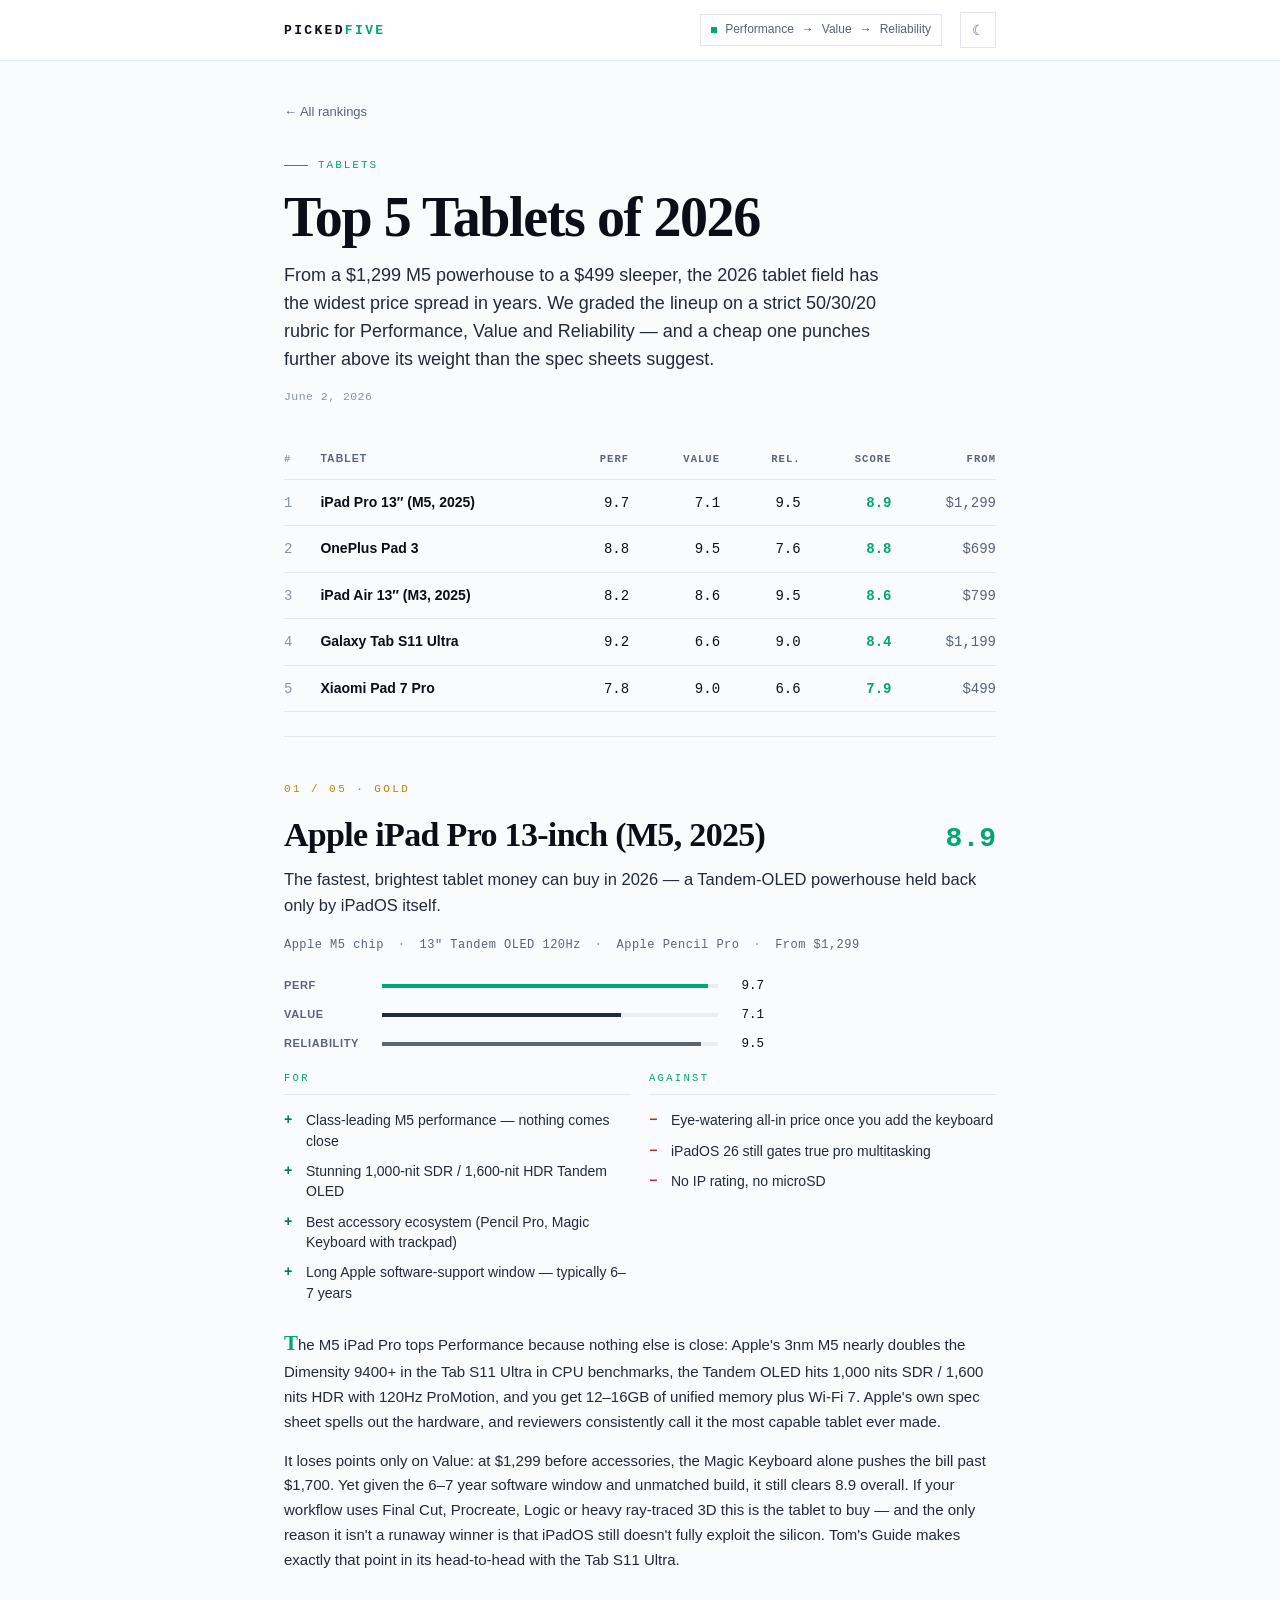
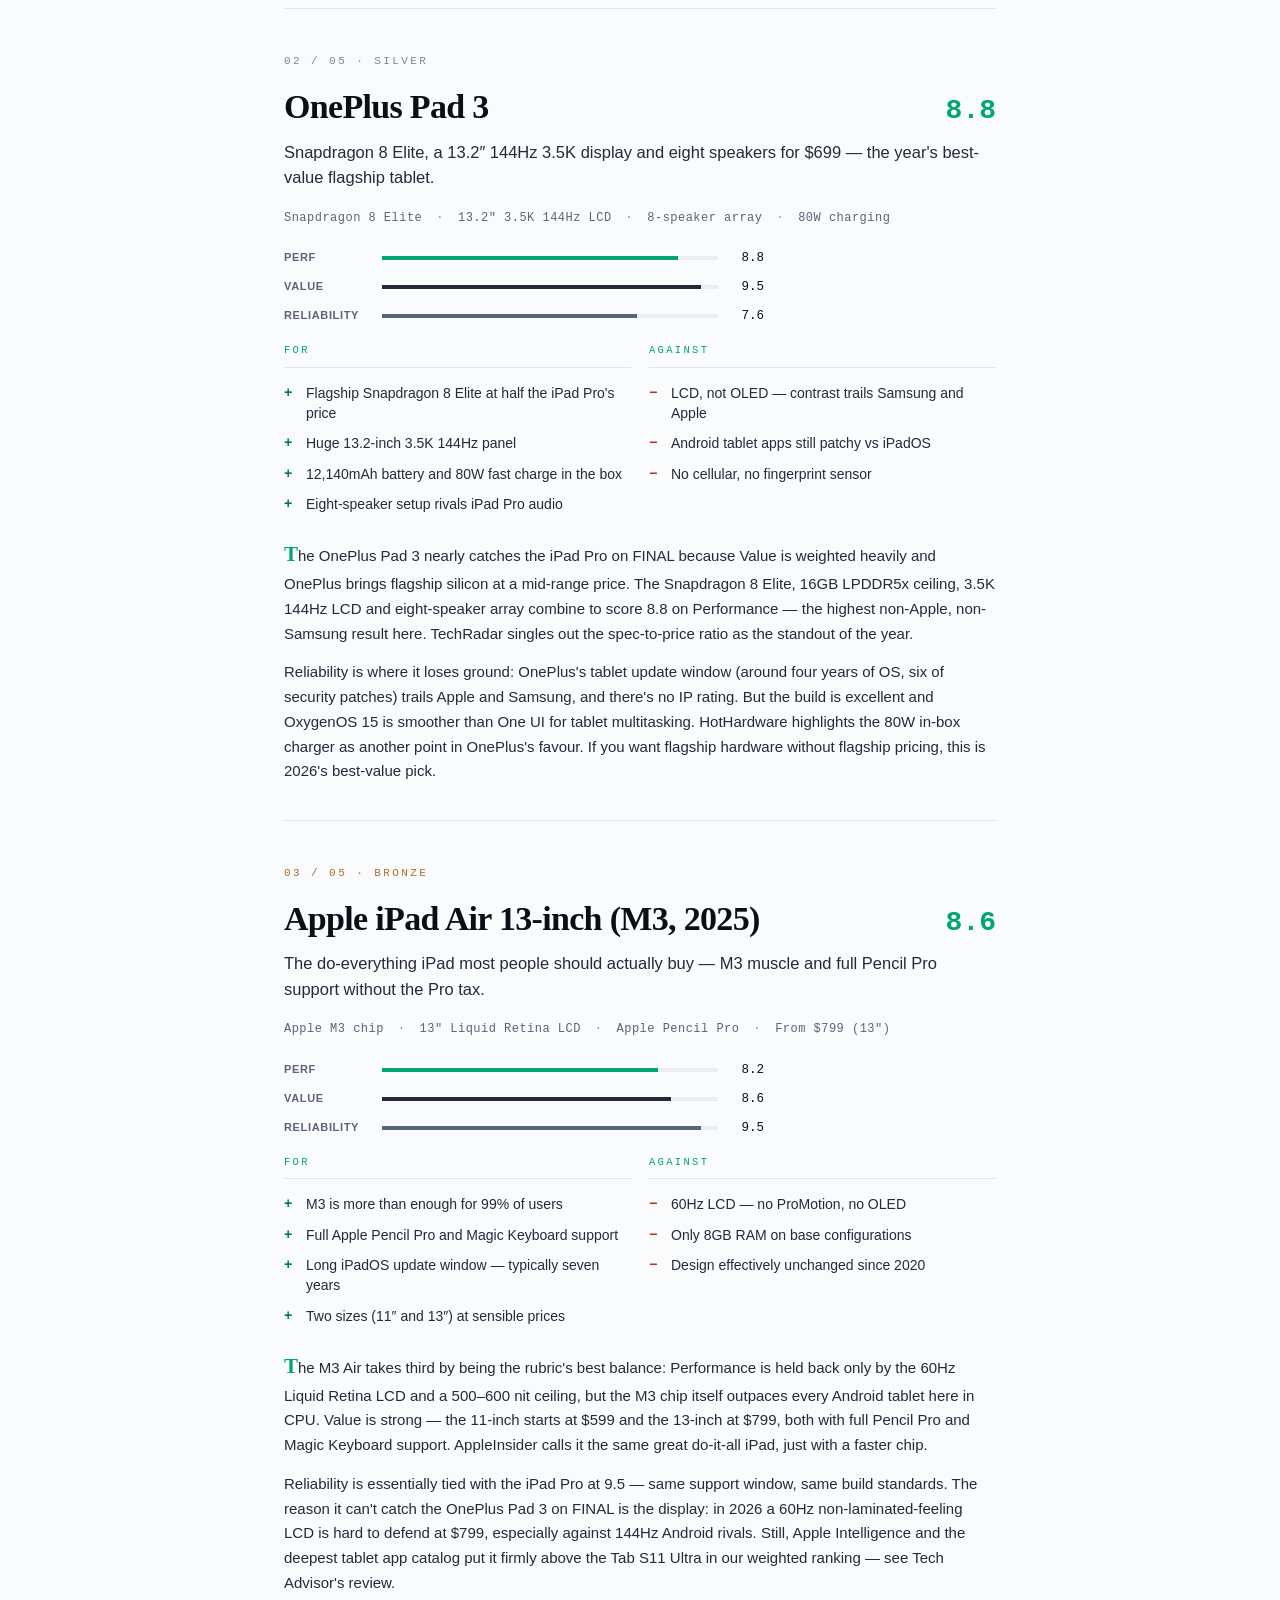
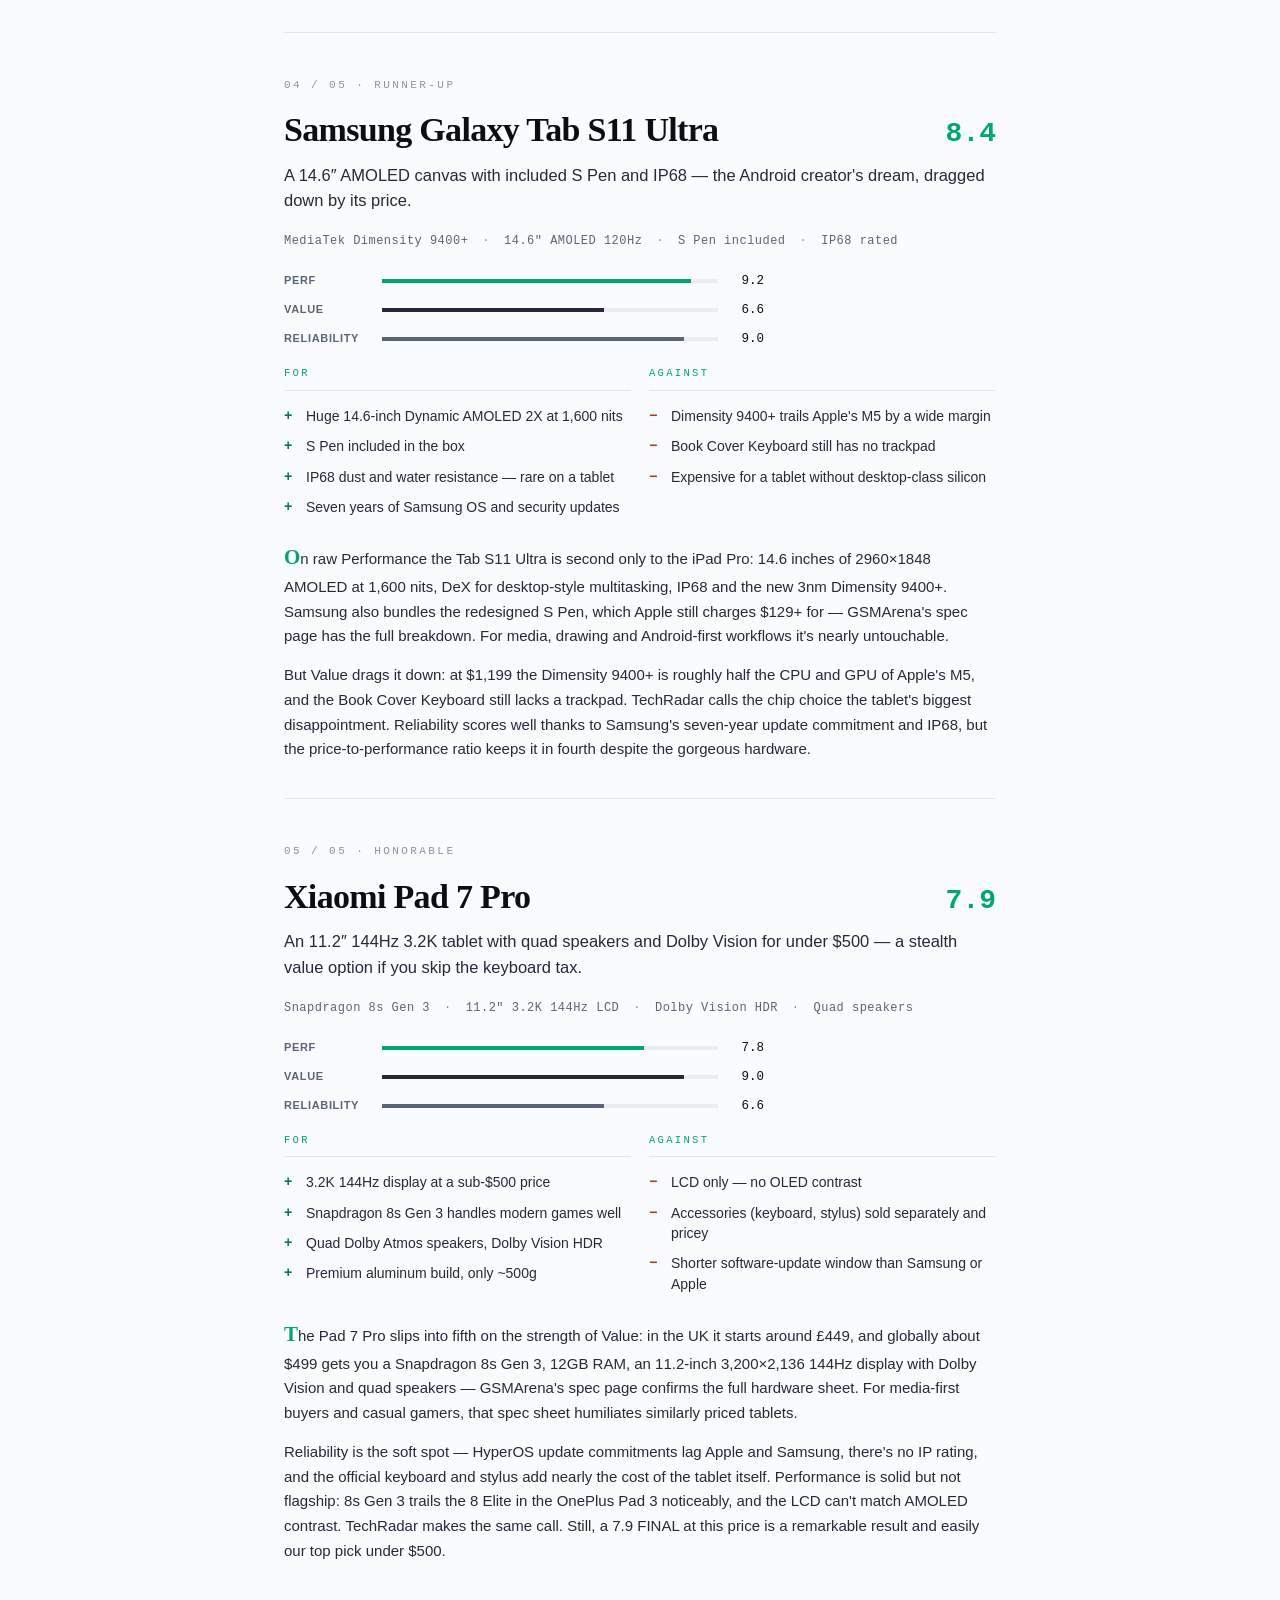
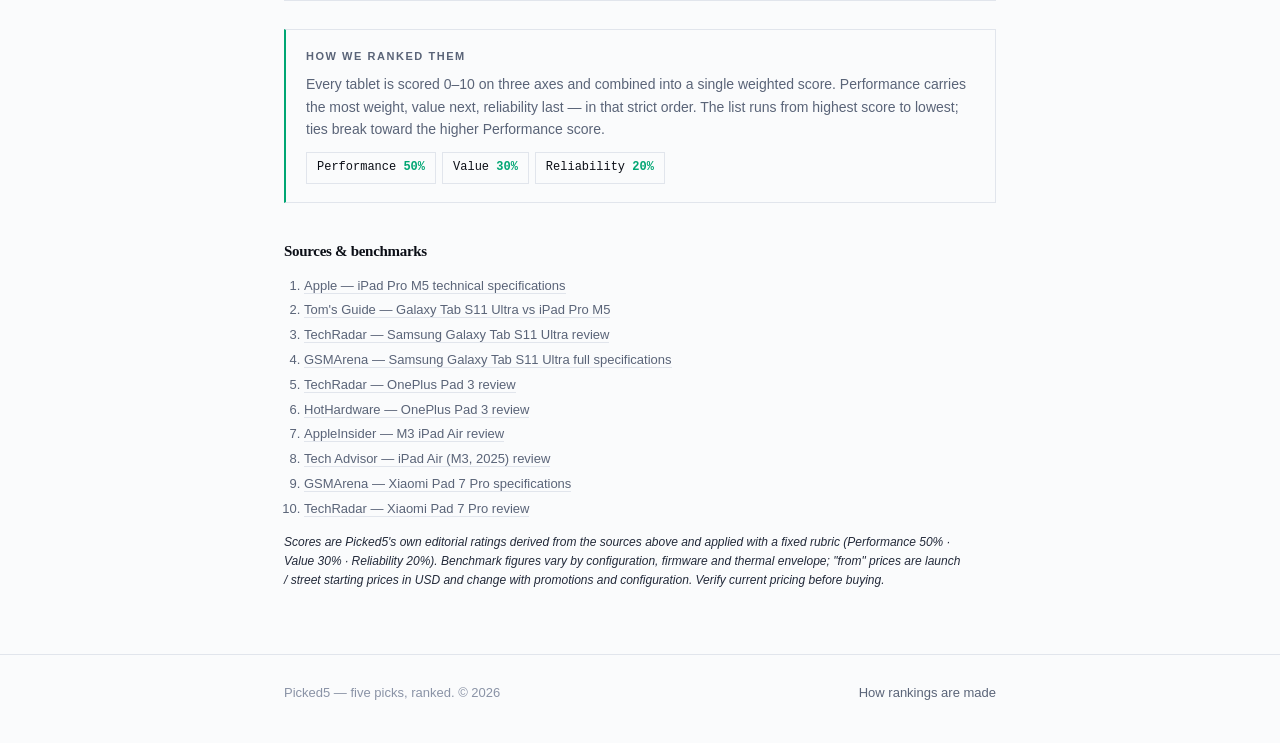
<file: articles/top-tablets-2026.html>
<!DOCTYPE html>
<html lang="en">
<head>
  <meta charset="UTF-8">
  <meta name="viewport" content="width=device-width, initial-scale=1, viewport-fit=cover">
  <title>Top 5 Tablets of 2026 — Picked5</title>
  <meta name="description" content="Best tablets of 2026 ranked by a strict 50/30/20 rubric: iPad Pro M5, OnePlus Pad 3, iPad Air M3, Galaxy Tab S11 Ultra and the bargain Xiaomi Pad 7 Pro.">

  <!-- crawler / AI hints -->
  <meta name="robots" content="index, follow, max-image-preview:large, max-snippet:-1, max-video-preview:-1">
  <meta name="googlebot" content="index, follow, max-image-preview:large, max-snippet:-1">
  <meta name="author" content="Picked5">
  <meta name="keywords" content="best tablets 2026, iPad Pro M5 review, OnePlus Pad 3 review, iPad Air M3, Galaxy Tab S11 Ultra, Xiaomi Pad 7 Pro, best Android tablet 2026, iPad vs Galaxy Tab, tablet buyer's guide 2026, best value tablet 2026, OLED tablet 2026, Snapdragon 8 Elite tablet">
  <meta name="application-name" content="Picked5">
  <meta name="color-scheme" content="dark light">
  <meta name="theme-color" content="#060a18" media="(prefers-color-scheme: dark)">
  <meta name="theme-color" content="#eef3fb" media="(prefers-color-scheme: light)">
  <link rel="canonical" href="https://pickedfive.com/articles/top-tablets-2026.html">
  <link rel="icon" type="image/svg+xml" href="../assets/favicon.svg">
  <link rel="alternate icon" href="../assets/favicon.svg">

  <!-- Open Graph -->
  <meta property="og:type" content="article">
  <meta property="og:site_name" content="Picked5">
  <meta property="og:locale" content="en_US">
  <meta property="og:title" content="Top 5 Tablets of 2026">
  <meta property="og:description" content="The five best tablets of 2026 — from a $1,299 M5 iPad Pro to a $499 sleeper, scored on Performance, Value and Reliability.">
  <meta property="og:url" content="https://pickedfive.com/articles/top-tablets-2026.html">
  <meta property="og:image" content="https://pickedfive.com/assets/og-default.png">
  <meta property="og:image:width" content="1200">
  <meta property="og:image:height" content="630">
  <meta property="article:published_time" content="2026-06-02T00:00:00Z">
  <meta property="article:modified_time" content="2026-06-02T00:00:00Z">
  <meta property="article:section" content="Tablets">
  <meta property="article:author" content="Picked5">
  <meta property="article:tag" content="tablets">
  <meta property="article:tag" content="iPad Pro M5">
  <meta property="article:tag" content="OnePlus Pad 3">
  <meta property="article:tag" content="Galaxy Tab S11 Ultra">
  <meta property="article:tag" content="iPad Air M3">

  <!-- Twitter / X -->
  <meta name="twitter:card" content="summary_large_image">
  <meta name="twitter:title" content="Top 5 Tablets of 2026">
  <meta name="twitter:description" content="The five best tablets of 2026 — ranked on one consistent Performance / Value / Reliability rubric.">
  <meta name="twitter:image" content="https://pickedfive.com/assets/og-default.png">

  <script src="../assets/theme.js"></script>
  <link rel="stylesheet" href="../assets/style.css">

  <!-- Structured data: Article + BreadcrumbList + ItemList of ranked Products -->
  <script type="application/ld+json">
  {
    "@context": "https://schema.org",
    "@graph": [
      {
        "@type": "Article",
        "@id": "https://pickedfive.com/articles/top-tablets-2026.html#article",
        "headline": "Top 5 Tablets of 2026",
        "description": "The five best tablets of 2026, ranked by performance, value and reliability.",
        "datePublished": "2026-06-02",
        "dateModified": "2026-06-02",
        "inLanguage": "en",
        "url": "https://pickedfive.com/articles/top-tablets-2026.html",
        "mainEntityOfPage": { "@type": "WebPage", "@id": "https://pickedfive.com/articles/top-tablets-2026.html" },
        "author":    { "@type": "Organization", "name": "Picked5", "url": "https://pickedfive.com/" },
        "publisher": { "@type": "Organization", "name": "Picked5", "url": "https://pickedfive.com/" },
        "articleSection": "Tablets",
        "keywords": "best tablets 2026, iPad Pro M5, OnePlus Pad 3, iPad Air M3, Galaxy Tab S11 Ultra, Xiaomi Pad 7 Pro"
      },
      {
        "@type": "BreadcrumbList",
        "itemListElement": [
          { "@type": "ListItem", "position": 1, "name": "Picked5", "item": "https://pickedfive.com/" },
          { "@type": "ListItem", "position": 2, "name": "Tablets", "item": "https://pickedfive.com/articles/top-tablets-2026.html" }
        ]
      },
      {
        "@type": "ItemList",
        "@id": "https://pickedfive.com/articles/top-tablets-2026.html#ranking",
        "name": "Top 5 Tablets of 2026",
        "itemListOrder": "https://schema.org/ItemListOrderDescending",
        "numberOfItems": 5,
        "itemListElement": [
          {
            "@type": "ListItem",
            "position": 1,
            "item": {
              "@type": "Product",
              "name": "Apple iPad Pro 13-inch (M5, 2025)",
              "category": "Tablet",
              "offers": { "@type": "Offer", "price": "1299", "priceCurrency": "USD", "availability": "https://schema.org/InStock" },
              "review": {
                "@type": "Review",
                "name": "iPad Pro M5 — Picked5 verdict",
                "reviewRating": { "@type": "Rating", "ratingValue": "8.9", "bestRating": "10", "worstRating": "0" },
                "author": { "@type": "Organization", "name": "Picked5" },
                "reviewBody": "The fastest, brightest tablet money can buy in 2026 — a Tandem-OLED powerhouse held back only by iPadOS itself."
              }
            }
          },
          {
            "@type": "ListItem",
            "position": 2,
            "item": {
              "@type": "Product",
              "name": "OnePlus Pad 3",
              "category": "Tablet",
              "offers": { "@type": "Offer", "price": "699", "priceCurrency": "USD", "availability": "https://schema.org/InStock" },
              "review": {
                "@type": "Review",
                "name": "OnePlus Pad 3 — Picked5 verdict",
                "reviewRating": { "@type": "Rating", "ratingValue": "8.8", "bestRating": "10", "worstRating": "0" },
                "author": { "@type": "Organization", "name": "Picked5" },
                "reviewBody": "Snapdragon 8 Elite, a 13.2-inch 144Hz 3.5K display and eight speakers for $699 — the year's best-value flagship tablet."
              }
            }
          },
          {
            "@type": "ListItem",
            "position": 3,
            "item": {
              "@type": "Product",
              "name": "Apple iPad Air 13-inch (M3, 2025)",
              "category": "Tablet",
              "offers": { "@type": "Offer", "price": "799", "priceCurrency": "USD", "availability": "https://schema.org/InStock" },
              "review": {
                "@type": "Review",
                "name": "iPad Air M3 — Picked5 verdict",
                "reviewRating": { "@type": "Rating", "ratingValue": "8.6", "bestRating": "10", "worstRating": "0" },
                "author": { "@type": "Organization", "name": "Picked5" },
                "reviewBody": "The do-everything iPad most people should actually buy — M3 muscle and full Pencil Pro support without the Pro tax."
              }
            }
          },
          {
            "@type": "ListItem",
            "position": 4,
            "item": {
              "@type": "Product",
              "name": "Samsung Galaxy Tab S11 Ultra",
              "category": "Tablet",
              "offers": { "@type": "Offer", "price": "1199", "priceCurrency": "USD", "availability": "https://schema.org/InStock" },
              "review": {
                "@type": "Review",
                "name": "Galaxy Tab S11 Ultra — Picked5 verdict",
                "reviewRating": { "@type": "Rating", "ratingValue": "8.4", "bestRating": "10", "worstRating": "0" },
                "author": { "@type": "Organization", "name": "Picked5" },
                "reviewBody": "A 14.6-inch AMOLED canvas with included S Pen and IP68 — the Android creator's dream, dragged down by its price."
              }
            }
          },
          {
            "@type": "ListItem",
            "position": 5,
            "item": {
              "@type": "Product",
              "name": "Xiaomi Pad 7 Pro",
              "category": "Tablet",
              "offers": { "@type": "Offer", "price": "499", "priceCurrency": "USD", "availability": "https://schema.org/InStock" },
              "review": {
                "@type": "Review",
                "name": "Xiaomi Pad 7 Pro — Picked5 verdict",
                "reviewRating": { "@type": "Rating", "ratingValue": "7.9", "bestRating": "10", "worstRating": "0" },
                "author": { "@type": "Organization", "name": "Picked5" },
                "reviewBody": "An 11.2-inch 144Hz 3.2K tablet with quad speakers and Dolby Vision for under $500 — a stealth value option if you skip the keyboard tax."
              }
            }
          }
        ]
      }
    ]
  }
  </script>
</head>
<body>
  <nav class="nav" aria-label="Primary">
    <div class="wrap">
      <a class="brand" href="../index.html" aria-label="Picked5 home">
        <span class="brand-text">PICKED<i>FIVE</i></span>
      </a>
      <span class="spacer"></span>
      <span class="pill hide-sm" aria-hidden="true">
        <span class="dot"></span>
        Performance <span class="arrow">→</span> Value <span class="arrow">→</span> Reliability
      </span>
      <button class="theme-toggle" id="themeToggle" type="button" aria-label="Toggle color theme">
        <span class="t-icon t-sun" aria-hidden="true">☀</span>
        <span class="t-icon t-moon" aria-hidden="true">☾</span>
      </button>
    </div>
  </nav>

  <article class="article" itemscope itemtype="https://schema.org/Article">
    <div class="wrap">
      <a class="back" href="../index.html">← All rankings</a>

      <header class="art-head">
        <span class="eyebrow" itemprop="articleSection">Tablets</span>
        <h1 itemprop="headline">Top 5 Tablets of 2026</h1>
        <p class="deck" itemprop="description">
          From a $1,299 M5 powerhouse to a $499 sleeper, the 2026 tablet field has the widest
          price spread in years. We graded the lineup on a strict 50/30/20 rubric for
          Performance, Value and Reliability — and a cheap one punches further above its weight
          than the spec sheets suggest.
        </p>
        <time datetime="2026-06-02" itemprop="datePublished">June 2, 2026</time>
      </header>

      <!-- comparison table -->
      <div class="cmp-wrap">
        <table class="cmp" aria-label="Top 5 tablets of 2026, scored on Performance, Value, Reliability">
          <thead>
            <tr>
              <th class="num" scope="col">#</th>
              <th scope="col">Tablet</th>
              <th class="num" scope="col">Perf</th>
              <th class="num" scope="col">Value</th>
              <th class="num" scope="col">Rel.</th>
              <th class="num" scope="col">Score</th>
              <th class="num" scope="col">From</th>
            </tr>
          </thead>
          <tbody>
            <tr>
              <td class="rk num">1</td><td class="ph">iPad Pro 13″ (M5, 2025)</td>
              <td class="num">9.7</td><td class="num">7.1</td><td class="num">9.5</td>
              <td class="num score">8.9</td><td class="num price">$1,299</td>
            </tr>
            <tr>
              <td class="rk num">2</td><td class="ph">OnePlus Pad 3</td>
              <td class="num">8.8</td><td class="num">9.5</td><td class="num">7.6</td>
              <td class="num score">8.8</td><td class="num price">$699</td>
            </tr>
            <tr>
              <td class="rk num">3</td><td class="ph">iPad Air 13″ (M3, 2025)</td>
              <td class="num">8.2</td><td class="num">8.6</td><td class="num">9.5</td>
              <td class="num score">8.6</td><td class="num price">$799</td>
            </tr>
            <tr>
              <td class="rk num">4</td><td class="ph">Galaxy Tab S11 Ultra</td>
              <td class="num">9.2</td><td class="num">6.6</td><td class="num">9.0</td>
              <td class="num score">8.4</td><td class="num price">$1,199</td>
            </tr>
            <tr>
              <td class="rk num">5</td><td class="ph">Xiaomi Pad 7 Pro</td>
              <td class="num">7.8</td><td class="num">9.0</td><td class="num">6.6</td>
              <td class="num score">7.9</td><td class="num price">$499</td>
            </tr>
          </tbody>
        </table>
      </div>

      <!-- ===================== #1 ===================== -->
      <section class="entry" data-rank="1" aria-labelledby="rank-1">
        <div class="rank-row">
          <div class="numeral" aria-hidden="true">1</div>
          <div class="head">
            <h3 id="rank-1">Apple iPad Pro 13-inch (M5, 2025)</h3>
            <p class="verdict">The fastest, brightest tablet money can buy in 2026 — a Tandem-OLED powerhouse held back only by iPadOS itself.</p>
            <div class="meta">
              <span class="tag">Apple M5 chip</span>
              <span class="tag">13″ Tandem OLED 120Hz</span>
              <span class="tag">Apple Pencil Pro</span>
              <span class="tag">From $1,299</span>
            </div>
          </div>
          <div class="overall"><div class="big">8.9</div><div class="lbl">Overall</div></div>
        </div>

        <div class="scores">
          <div class="row" data-k="perf"><span class="k">Perf</span><span class="bar"><i style="width:97%"></i></span><span class="v">9.7</span></div>
          <div class="row" data-k="value"><span class="k">Value</span><span class="bar"><i style="width:71%"></i></span><span class="v">7.1</span></div>
          <div class="row" data-k="rel"><span class="k">Reliability</span><span class="bar"><i style="width:95%"></i></span><span class="v">9.5</span></div>
        </div>

        <div class="pc">
          <div class="pros"><h5>For</h5><ul>
            <li>Class-leading M5 performance — nothing comes close</li>
            <li>Stunning 1,000-nit SDR / 1,600-nit HDR Tandem OLED</li>
            <li>Best accessory ecosystem (Pencil Pro, Magic Keyboard with trackpad)</li>
            <li>Long Apple software-support window — typically 6–7 years</li>
          </ul></div>
          <div class="cons"><h5>Against</h5><ul>
            <li>Eye-watering all-in price once you add the keyboard</li>
            <li>iPadOS 26 still gates true pro multitasking</li>
            <li>No IP rating, no microSD</li>
          </ul></div>
        </div>

        <p class="take">
          The M5 iPad Pro tops Performance because nothing else is close: Apple's 3nm M5 nearly
          doubles the Dimensity 9400+ in the Tab S11 Ultra in CPU benchmarks, the Tandem OLED
          hits 1,000 nits SDR / 1,600 nits HDR with 120Hz ProMotion, and you get 12–16GB of
          unified memory plus Wi-Fi 7.
          <a href="https://www.apple.com/ipad-pro/specs/">Apple's own spec sheet</a>
          spells out the hardware, and reviewers consistently call it the most capable tablet ever made.
        </p>
        <p class="take">
          It loses points only on Value: at $1,299 before accessories, the Magic Keyboard alone
          pushes the bill past $1,700. Yet given the 6–7 year software window and unmatched
          build, it still clears 8.9 overall. If your workflow uses Final Cut, Procreate, Logic
          or heavy ray-traced 3D this is the tablet to buy — and the only reason it isn't a
          runaway winner is that iPadOS still doesn't fully exploit the silicon.
          <a href="https://www.tomsguide.com/computing/tablets/samsung-galaxy-tab-s11-ultra-vs-ipad-pro-m5-which-tablet-should-you-buy">Tom's Guide</a>
          makes exactly that point in its head-to-head with the Tab S11 Ultra.
        </p>
      </section>

      <!-- ===================== #2 ===================== -->
      <section class="entry" data-rank="2" aria-labelledby="rank-2">
        <div class="rank-row">
          <div class="numeral" aria-hidden="true">2</div>
          <div class="head">
            <h3 id="rank-2">OnePlus Pad 3</h3>
            <p class="verdict">Snapdragon 8 Elite, a 13.2″ 144Hz 3.5K display and eight speakers for $699 — the year's best-value flagship tablet.</p>
            <div class="meta">
              <span class="tag">Snapdragon 8 Elite</span>
              <span class="tag">13.2″ 3.5K 144Hz LCD</span>
              <span class="tag">8-speaker array</span>
              <span class="tag">80W charging</span>
            </div>
          </div>
          <div class="overall"><div class="big">8.8</div><div class="lbl">Overall</div></div>
        </div>

        <div class="scores">
          <div class="row" data-k="perf"><span class="k">Perf</span><span class="bar"><i style="width:88%"></i></span><span class="v">8.8</span></div>
          <div class="row" data-k="value"><span class="k">Value</span><span class="bar"><i style="width:95%"></i></span><span class="v">9.5</span></div>
          <div class="row" data-k="rel"><span class="k">Reliability</span><span class="bar"><i style="width:76%"></i></span><span class="v">7.6</span></div>
        </div>

        <div class="pc">
          <div class="pros"><h5>For</h5><ul>
            <li>Flagship Snapdragon 8 Elite at half the iPad Pro's price</li>
            <li>Huge 13.2-inch 3.5K 144Hz panel</li>
            <li>12,140mAh battery and 80W fast charge in the box</li>
            <li>Eight-speaker setup rivals iPad Pro audio</li>
          </ul></div>
          <div class="cons"><h5>Against</h5><ul>
            <li>LCD, not OLED — contrast trails Samsung and Apple</li>
            <li>Android tablet apps still patchy vs iPadOS</li>
            <li>No cellular, no fingerprint sensor</li>
          </ul></div>
        </div>

        <p class="take">
          The OnePlus Pad 3 nearly catches the iPad Pro on FINAL because Value is weighted
          heavily and OnePlus brings flagship silicon at a mid-range price. The Snapdragon 8
          Elite, 16GB LPDDR5x ceiling, 3.5K 144Hz LCD and eight-speaker array combine to score
          8.8 on Performance — the highest non-Apple, non-Samsung result here.
          <a href="https://www.techradar.com/tablets/oneplus-pad-3-review">TechRadar</a>
          singles out the spec-to-price ratio as the standout of the year.
        </p>
        <p class="take">
          Reliability is where it loses ground: OnePlus's tablet update window (around four years
          of OS, six of security patches) trails Apple and Samsung, and there's no IP rating. But
          the build is excellent and OxygenOS 15 is smoother than One UI for tablet multitasking.
          <a href="https://hothardware.com/reviews/oneplus-pad-3-hands-on">HotHardware</a>
          highlights the 80W in-box charger as another point in OnePlus's favour. If you want
          flagship hardware without flagship pricing, this is 2026's best-value pick.
        </p>
      </section>

      <!-- ===================== #3 ===================== -->
      <section class="entry" data-rank="3" aria-labelledby="rank-3">
        <div class="rank-row">
          <div class="numeral" aria-hidden="true">3</div>
          <div class="head">
            <h3 id="rank-3">Apple iPad Air 13-inch (M3, 2025)</h3>
            <p class="verdict">The do-everything iPad most people should actually buy — M3 muscle and full Pencil Pro support without the Pro tax.</p>
            <div class="meta">
              <span class="tag">Apple M3 chip</span>
              <span class="tag">13″ Liquid Retina LCD</span>
              <span class="tag">Apple Pencil Pro</span>
              <span class="tag">From $799 (13″)</span>
            </div>
          </div>
          <div class="overall"><div class="big">8.6</div><div class="lbl">Overall</div></div>
        </div>

        <div class="scores">
          <div class="row" data-k="perf"><span class="k">Perf</span><span class="bar"><i style="width:82%"></i></span><span class="v">8.2</span></div>
          <div class="row" data-k="value"><span class="k">Value</span><span class="bar"><i style="width:86%"></i></span><span class="v">8.6</span></div>
          <div class="row" data-k="rel"><span class="k">Reliability</span><span class="bar"><i style="width:95%"></i></span><span class="v">9.5</span></div>
        </div>

        <div class="pc">
          <div class="pros"><h5>For</h5><ul>
            <li>M3 is more than enough for 99% of users</li>
            <li>Full Apple Pencil Pro and Magic Keyboard support</li>
            <li>Long iPadOS update window — typically seven years</li>
            <li>Two sizes (11″ and 13″) at sensible prices</li>
          </ul></div>
          <div class="cons"><h5>Against</h5><ul>
            <li>60Hz LCD — no ProMotion, no OLED</li>
            <li>Only 8GB RAM on base configurations</li>
            <li>Design effectively unchanged since 2020</li>
          </ul></div>
        </div>

        <p class="take">
          The M3 Air takes third by being the rubric's best balance: Performance is held back
          only by the 60Hz Liquid Retina LCD and a 500–600 nit ceiling, but the M3 chip itself
          outpaces every Android tablet here in CPU. Value is strong — the 11-inch starts at
          $599 and the 13-inch at $799, both with full Pencil Pro and Magic Keyboard support.
          <a href="https://appleinsider.com/articles/25/03/25/m3-ipad-air-review-same-great-do-it-all-ipad-with-a-faster-chip">AppleInsider</a>
          calls it the same great do-it-all iPad, just with a faster chip.
        </p>
        <p class="take">
          Reliability is essentially tied with the iPad Pro at 9.5 — same support window, same
          build standards. The reason it can't catch the OnePlus Pad 3 on FINAL is the display:
          in 2026 a 60Hz non-laminated-feeling LCD is hard to defend at $799, especially against
          144Hz Android rivals. Still, Apple Intelligence and the deepest tablet app catalog put
          it firmly above the Tab S11 Ultra in our weighted ranking — see
          <a href="https://www.techadvisor.com/article/2686340/apple-ipad-air-m3-review.html">Tech Advisor's review</a>.
        </p>
      </section>

      <!-- ===================== #4 ===================== -->
      <section class="entry" data-rank="4" aria-labelledby="rank-4">
        <div class="rank-row">
          <div class="numeral" aria-hidden="true">4</div>
          <div class="head">
            <h3 id="rank-4">Samsung Galaxy Tab S11 Ultra</h3>
            <p class="verdict">A 14.6″ AMOLED canvas with included S Pen and IP68 — the Android creator's dream, dragged down by its price.</p>
            <div class="meta">
              <span class="tag">MediaTek Dimensity 9400+</span>
              <span class="tag">14.6″ AMOLED 120Hz</span>
              <span class="tag">S Pen included</span>
              <span class="tag">IP68 rated</span>
            </div>
          </div>
          <div class="overall"><div class="big">8.4</div><div class="lbl">Overall</div></div>
        </div>

        <div class="scores">
          <div class="row" data-k="perf"><span class="k">Perf</span><span class="bar"><i style="width:92%"></i></span><span class="v">9.2</span></div>
          <div class="row" data-k="value"><span class="k">Value</span><span class="bar"><i style="width:66%"></i></span><span class="v">6.6</span></div>
          <div class="row" data-k="rel"><span class="k">Reliability</span><span class="bar"><i style="width:90%"></i></span><span class="v">9.0</span></div>
        </div>

        <div class="pc">
          <div class="pros"><h5>For</h5><ul>
            <li>Huge 14.6-inch Dynamic AMOLED 2X at 1,600 nits</li>
            <li>S Pen included in the box</li>
            <li>IP68 dust and water resistance — rare on a tablet</li>
            <li>Seven years of Samsung OS and security updates</li>
          </ul></div>
          <div class="cons"><h5>Against</h5><ul>
            <li>Dimensity 9400+ trails Apple's M5 by a wide margin</li>
            <li>Book Cover Keyboard still has no trackpad</li>
            <li>Expensive for a tablet without desktop-class silicon</li>
          </ul></div>
        </div>

        <p class="take">
          On raw Performance the Tab S11 Ultra is second only to the iPad Pro: 14.6 inches of
          2960×1848 AMOLED at 1,600 nits, DeX for desktop-style multitasking, IP68 and the new
          3nm Dimensity 9400+. Samsung also bundles the redesigned S Pen, which Apple still
          charges $129+ for —
          <a href="https://www.gsmarena.com/samsung_galaxy_tab_s11_ultra_5g-14057.php">GSMArena's spec page</a>
          has the full breakdown. For media, drawing and Android-first workflows it's nearly untouchable.
        </p>
        <p class="take">
          But Value drags it down: at $1,199 the Dimensity 9400+ is roughly half the CPU and GPU
          of Apple's M5, and the Book Cover Keyboard still lacks a trackpad.
          <a href="https://www.techradar.com/tablets/samsung-galaxy-tab-s11-ultra-review">TechRadar</a>
          calls the chip choice the tablet's biggest disappointment. Reliability scores well thanks to
          Samsung's seven-year update commitment and IP68, but the price-to-performance ratio keeps it in
          fourth despite the gorgeous hardware.
        </p>
      </section>

      <!-- ===================== #5 ===================== -->
      <section class="entry" data-rank="5" aria-labelledby="rank-5">
        <div class="rank-row">
          <div class="numeral" aria-hidden="true">5</div>
          <div class="head">
            <h3 id="rank-5">Xiaomi Pad 7 Pro</h3>
            <p class="verdict">An 11.2″ 144Hz 3.2K tablet with quad speakers and Dolby Vision for under $500 — a stealth value option if you skip the keyboard tax.</p>
            <div class="meta">
              <span class="tag">Snapdragon 8s Gen 3</span>
              <span class="tag">11.2″ 3.2K 144Hz LCD</span>
              <span class="tag">Dolby Vision HDR</span>
              <span class="tag">Quad speakers</span>
            </div>
          </div>
          <div class="overall"><div class="big">7.9</div><div class="lbl">Overall</div></div>
        </div>

        <div class="scores">
          <div class="row" data-k="perf"><span class="k">Perf</span><span class="bar"><i style="width:78%"></i></span><span class="v">7.8</span></div>
          <div class="row" data-k="value"><span class="k">Value</span><span class="bar"><i style="width:90%"></i></span><span class="v">9.0</span></div>
          <div class="row" data-k="rel"><span class="k">Reliability</span><span class="bar"><i style="width:66%"></i></span><span class="v">6.6</span></div>
        </div>

        <div class="pc">
          <div class="pros"><h5>For</h5><ul>
            <li>3.2K 144Hz display at a sub-$500 price</li>
            <li>Snapdragon 8s Gen 3 handles modern games well</li>
            <li>Quad Dolby Atmos speakers, Dolby Vision HDR</li>
            <li>Premium aluminum build, only ~500g</li>
          </ul></div>
          <div class="cons"><h5>Against</h5><ul>
            <li>LCD only — no OLED contrast</li>
            <li>Accessories (keyboard, stylus) sold separately and pricey</li>
            <li>Shorter software-update window than Samsung or Apple</li>
          </ul></div>
        </div>

        <p class="take">
          The Pad 7 Pro slips into fifth on the strength of Value: in the UK it starts around
          £449, and globally about $499 gets you a Snapdragon 8s Gen 3, 12GB RAM, an 11.2-inch
          3,200×2,136 144Hz display with Dolby Vision and quad speakers —
          <a href="https://www.gsmarena.com/xiaomi_pad_7_pro-13474.php">GSMArena's spec page</a>
          confirms the full hardware sheet. For media-first buyers and casual gamers, that spec sheet
          humiliates similarly priced tablets.
        </p>
        <p class="take">
          Reliability is the soft spot — HyperOS update commitments lag Apple and Samsung,
          there's no IP rating, and the official keyboard and stylus add nearly the cost of the
          tablet itself. Performance is solid but not flagship: 8s Gen 3 trails the 8 Elite in
          the OnePlus Pad 3 noticeably, and the LCD can't match AMOLED contrast.
          <a href="https://www.techradar.com/tablets/xiaomi-pad-7-pro-review">TechRadar</a>
          makes the same call. Still, a 7.9 FINAL at this price is a remarkable result and easily our
          top pick under $500.
        </p>
      </section>

      <!-- methodology (appendix) -->
      <aside class="method-box" aria-labelledby="method-h">
        <h4 id="method-h">How we ranked them</h4>
        <p>
          Every tablet is scored 0–10 on three axes and combined into a single weighted
          score. Performance carries the most weight, value next, reliability last — in
          that strict order. The list runs from highest score to lowest; ties break toward
          the higher Performance score.
        </p>
        <div class="weights">
          <span class="weight">Performance <b>50%</b></span>
          <span class="weight">Value <b>30%</b></span>
          <span class="weight">Reliability <b>20%</b></span>
        </div>
      </aside>

      <!-- sources -->
      <div class="prose sources">
        <h2>Sources &amp; benchmarks</h2>
        <ol>
          <li><a href="https://www.apple.com/ipad-pro/specs/">Apple — iPad Pro M5 technical specifications</a></li>
          <li><a href="https://www.tomsguide.com/computing/tablets/samsung-galaxy-tab-s11-ultra-vs-ipad-pro-m5-which-tablet-should-you-buy">Tom's Guide — Galaxy Tab S11 Ultra vs iPad Pro M5</a></li>
          <li><a href="https://www.techradar.com/tablets/samsung-galaxy-tab-s11-ultra-review">TechRadar — Samsung Galaxy Tab S11 Ultra review</a></li>
          <li><a href="https://www.gsmarena.com/samsung_galaxy_tab_s11_ultra_5g-14057.php">GSMArena — Samsung Galaxy Tab S11 Ultra full specifications</a></li>
          <li><a href="https://www.techradar.com/tablets/oneplus-pad-3-review">TechRadar — OnePlus Pad 3 review</a></li>
          <li><a href="https://hothardware.com/reviews/oneplus-pad-3-hands-on">HotHardware — OnePlus Pad 3 review</a></li>
          <li><a href="https://appleinsider.com/articles/25/03/25/m3-ipad-air-review-same-great-do-it-all-ipad-with-a-faster-chip">AppleInsider — M3 iPad Air review</a></li>
          <li><a href="https://www.techadvisor.com/article/2686340/apple-ipad-air-m3-review.html">Tech Advisor — iPad Air (M3, 2025) review</a></li>
          <li><a href="https://www.gsmarena.com/xiaomi_pad_7_pro-13474.php">GSMArena — Xiaomi Pad 7 Pro specifications</a></li>
          <li><a href="https://www.techradar.com/tablets/xiaomi-pad-7-pro-review">TechRadar — Xiaomi Pad 7 Pro review</a></li>
        </ol>
        <p class="disclaimer">
          Scores are Picked5's own editorial ratings derived from the sources above and applied with a
          fixed rubric (Performance 50% · Value 30% · Reliability 20%). Benchmark figures vary by
          configuration, firmware and thermal envelope; "from" prices are launch / street starting
          prices in USD and change with promotions and configuration. Verify current pricing before buying.
        </p>
      </div>
    </div>
  </article>

  <footer class="foot">
    <div class="wrap">
      <span>Picked5 — five picks, ranked. © 2026</span>
      <span><a href="../produce.txt">How rankings are made</a></span>
    </div>
  </footer>
</body>
</html>
</file>
<file: assets/style.css>
/* ===========================================================
   Picked5 — minimalist design system
   Mobile-first. Flat surfaces, square corners, hairline borders.
   One accent color, sparing use. Theme via data-theme on <html>.
   =========================================================== */

:root,
:root[data-theme="dark"] {
  --bg:          #0b0d12;
  --bg-2:        #0b0d12;
  --surface:     #11141b;
  --surface-2:   #161a23;
  --line:        #232833;
  --line-soft:   #1a1e27;
  --text:        #e8ecf3;
  --text-soft:   #c2c8d4;
  --muted:       #8b93a4;
  --faint:       #5b6478;

  --accent:      #4dffb8;
  --accent-dim:  #2bd99a;
  --accent-line: #4dffb833;
  --ink:         #050a1a;

  --gold:        #ffcf5c;
  --silver:      #cfd3d8;
  --bronze:      #e0a368;
  --pos:         #5fd28a;
  --neg:         #ff7a7a;

  --nav-bg:      #0b0d12e6;
  --bar-bg:      #ffffff12;
  --row-hover:   #ffffff05;

  --maxw:        760px;

  --font: -apple-system, BlinkMacSystemFont, "Segoe UI", Inter, Roboto,
          Helvetica, Arial, sans-serif;
  --serif: ui-serif, "Iowan Old Style", "Apple Garamond", Georgia,
           "Times New Roman", serif;
  --mono: ui-monospace, "SF Mono", SFMono-Regular, "JetBrains Mono",
          Menlo, Consolas, monospace;
}

:root[data-theme="light"] {
  --bg:          #fafbfc;
  --bg-2:        #ffffff;
  --surface:     #ffffff;
  --surface-2:   #f4f6f9;
  --line:        #e1e5ec;
  --line-soft:   #ecf0f5;
  --text:        #0b0e16;
  --text-soft:   #232a3a;
  --muted:       #5a6478;
  --faint:       #8a93a6;

  --accent:      #00a673;
  --accent-dim:  #007a55;
  --accent-line: #00a67355;
  --ink:         #03190f;

  --gold:        #b88600;
  --silver:      #7d8694;
  --bronze:      #b06d28;
  --pos:         #007a55;
  --neg:         #b8302a;

  --nav-bg:      #ffffffe6;
  --bar-bg:      #0a10240e;
  --row-hover:   #0a10240a;
}

* { box-sizing: border-box; }

html { -webkit-text-size-adjust: 100%; scroll-behavior: smooth; }

body {
  margin: 0;
  font-family: var(--font);
  background: var(--bg);
  color: var(--text);
  line-height: 1.6;
  font-size: 16px;
  -webkit-font-smoothing: antialiased;
  text-rendering: optimizeLegibility;
  transition: background-color .2s ease, color .2s ease;
}

a { color: inherit; text-decoration: none; }

.wrap { max-width: var(--maxw); margin: 0 auto; padding: 0 16px; }

/* visually hidden, still announced by screen readers and indexed */
.sr-only {
  position: absolute; width: 1px; height: 1px; padding: 0; margin: -1px;
  overflow: hidden; clip: rect(0,0,0,0); white-space: nowrap; border: 0;
}

/* keyboard-only skip link */
.skip-link {
  position: absolute; left: -9999px; top: 0; z-index: 100;
  background: var(--accent); color: var(--ink);
  padding: 10px 14px;
  font-weight: 700; font-size: 14px;
}
.skip-link:focus { left: 0; }

/* ---------- top nav ---------- */
.nav {
  position: sticky; top: 0; z-index: 50;
  background: var(--nav-bg);
  backdrop-filter: blur(10px);
  border-bottom: 1px solid var(--line);
}
.nav .wrap {
  display: flex; align-items: center; gap: 12px;
  height: 56px;
}
.brand {
  display: inline-flex; align-items: center;
  color: var(--text);
  line-height: 1;
}
.brand .brand-text {
  font-family: var(--mono);
  font-size: 13px; font-weight: 600;
  letter-spacing: 0.18em;
}
.brand .brand-text i {
  font-style: normal;
  color: var(--accent);
  font-weight: 700;
}
.brand:hover .brand-text i { color: var(--text); }
.nav .spacer { flex: 1; }
.nav a.navlink { color: var(--muted); font-size: 14px; font-weight: 500; }
.nav a.navlink:hover { color: var(--text); }

.pill {
  display: inline-flex; align-items: center; gap: 8px;
  padding: 5px 10px;
  border: 1px solid var(--line);
  font-size: 12px; font-weight: 500; color: var(--muted);
  background: transparent;
}
.pill .dot { width: 6px; height: 6px; background: var(--accent); }
.pill .arrow { color: var(--accent-dim); }

/* hidden on phones, shown ≥720px */
.hide-sm { display: none; }

/* ---------- theme toggle ---------- */
.theme-toggle {
  width: 36px; height: 36px;
  display: inline-grid; place-items: center;
  background: transparent;
  border: 1px solid var(--line);
  cursor: pointer;
  color: var(--muted);
  font-size: 14px; line-height: 1;
  transition: color .15s ease, border-color .15s ease;
  padding: 0;
}
.theme-toggle:hover { color: var(--accent); border-color: var(--accent); }
.theme-toggle .t-icon { display: none; }
:root[data-theme="dark"]  .theme-toggle .t-sun  { display: inline; }
:root[data-theme="light"] .theme-toggle .t-moon { display: inline; }

/* ---------- hero (kept for future articles that opt in) ---------- */
.hero { padding: 36px 0 20px; }
.hero h1 {
  font-size: clamp(30px, 8vw, 52px);
  line-height: 1.08; letter-spacing: -0.03em;
  margin: 0 0 14px; font-weight: 700;
}
.hero h1 .hl { color: var(--accent); }
.hero p.lede {
  max-width: 580px; font-size: 16px; color: var(--muted); margin: 0;
}
.hero .method {
  margin-top: 20px;
  display: flex; flex-wrap: wrap; gap: 8px; align-items: center;
}
.chip {
  font-family: var(--mono); font-size: 12px;
  padding: 5px 10px;
  border: 1px solid var(--line); background: transparent;
  color: var(--text);
}
.chip .n { color: var(--accent); font-weight: 700; }

/* ---------- section heading ---------- */
.sec-head {
  display: flex; align-items: baseline; gap: 14px;
  margin: 36px 0 4px;
  padding-top: 24px;
}
.sec-head::before {
  content: ""; position: absolute;
  width: 28px; height: 1px; background: var(--accent);
  transform: translateY(-22px);
}
.sec-head { position: relative; }
.sec-head h2 {
  font-family: var(--mono);
  font-size: 11px; letter-spacing: 0.22em; text-transform: uppercase;
  color: var(--accent); margin: 0; font-weight: 500;
}
.sec-head .count { font-family: var(--mono); font-size: 11.5px; color: var(--faint); margin-left: auto; }

/* ---------- article cards (index) ---------- */
.cards {
  display: grid; gap: 0;
  grid-template-columns: 1fr;
  border-top: 1px solid var(--line);
  margin-top: 16px;
}

.card {
  position: relative; display: flex; flex-direction: column;
  background: transparent;
  border-bottom: 1px solid var(--line);
  padding: 24px 0;
  transition: padding .2s ease;
}
.card::after {
  content: ""; position: absolute; left: 0; top: 0; bottom: 0;
  width: 2px; background: var(--accent);
  transform: scaleY(0); transform-origin: top;
  transition: transform .25s ease;
}
.card:hover::after { transform: scaleY(1); }
.card:hover { padding-left: 14px; }
.card .eyebrow {
  display: inline-flex; align-items: center; gap: 10px;
  font-family: var(--mono);
  font-size: 10.5px; font-weight: 500; letter-spacing: 0.18em;
  text-transform: uppercase; color: var(--accent); margin-bottom: 12px;
}
.card .eyebrow .date { color: var(--faint); font-weight: 500; letter-spacing: 0.04em; text-transform: none; }
.card h3 {
  margin: 0 0 8px;
  font-family: var(--serif);
  font-size: 24px; letter-spacing: -0.02em; line-height: 1.1;
  font-weight: 600;
}
.card.feature h3 { font-size: clamp(28px, 7vw, 38px); }
.card p { margin: 0; color: var(--text-soft); font-size: 15px; line-height: 1.5; max-width: 60ch; }
.card .read {
  margin-top: 14px;
  font-family: var(--mono);
  font-weight: 500; font-size: 11.5px; color: var(--accent);
  letter-spacing: 0.16em; text-transform: uppercase;
  display: inline-flex; gap: 8px; align-items: center;
}
.card .read .arr { transition: transform .2s ease; }
.card:hover .read .arr { transform: translateX(4px); }
.card .rankpeek {
  margin-top: 14px; display: flex; gap: 14px; flex-wrap: wrap;
  font-family: var(--mono); font-size: 11.5px; color: var(--muted);
}
.card .rankpeek span {
  border: 0; padding: 0;
  background: transparent;
}
.card .rankpeek span + span::before {
  content: "·"; color: var(--faint); margin-right: 14px;
}

/* ---------- load more / buttons ---------- */
.more-row { display: flex; justify-content: center; margin: 24px 0 8px; }
.btn {
  cursor: pointer; font: inherit; font-weight: 600; font-size: 14px;
  padding: 11px 20px;
  background: var(--accent); color: var(--ink); border: 0;
  min-height: 44px;
  transition: opacity .15s ease;
}
.btn:hover { opacity: .88; }
.btn.ghost {
  background: transparent; color: var(--text); border: 1px solid var(--line);
}
.btn.ghost:hover { border-color: var(--accent); color: var(--accent); }
.empty { color: var(--faint); font-family: var(--mono); font-size: 14px; padding: 30px 0; }

/* ---------- footer ---------- */
.foot {
  margin-top: 48px; border-top: 1px solid var(--line);
  padding: 22px 0 36px; color: var(--faint); font-size: 12.5px;
}
.foot .wrap { display: flex; flex-wrap: wrap; gap: 12px; justify-content: space-between; }
.foot a { color: var(--muted); }
.foot a:hover { color: var(--accent); }

/* ===========================================================
   ARTICLE PAGE
   =========================================================== */
.article { padding: 24px 0 0; }
.article .back {
  font-size: 13px; color: var(--muted); font-weight: 500;
  display: inline-flex; gap: 6px; align-items: center; margin-bottom: 20px;
}
.article .back:hover { color: var(--accent); }

.art-head { max-width: 680px; padding-bottom: 8px; }
.art-head .eyebrow {
  display: inline-flex; align-items: center; gap: 10px;
  font-family: var(--mono);
  font-size: 11px; font-weight: 500; letter-spacing: 0.18em;
  text-transform: uppercase; color: var(--accent);
}
.art-head .eyebrow::before {
  content: ""; display: inline-block;
  width: 24px; height: 1px; background: var(--accent);
}
.art-head h1 {
  font-family: var(--serif);
  font-size: clamp(34px, 9vw, 56px); line-height: 1.04;
  letter-spacing: -0.025em; margin: 14px 0 16px; font-weight: 600;
  font-feature-settings: "ss01", "liga";
}
.art-head .deck {
  font-size: 17px; color: var(--text-soft); margin: 0;
  line-height: 1.55; max-width: 60ch;
}
.art-head time {
  display: inline-block; margin-top: 14px;
  font-family: var(--mono); font-size: 11.5px; color: var(--faint);
  letter-spacing: 0.04em;
}

/* methodology box (appendix) */
.method-box {
  margin: 28px 0; padding: 16px 18px;
  background: transparent; border: 1px solid var(--line);
  border-left: 2px solid var(--accent);
}
.method-box h4 {
  margin: 0 0 8px; font-size: 11px; letter-spacing: 0.14em;
  text-transform: uppercase; color: var(--muted); font-weight: 600;
}
.method-box p { margin: 0 0 8px; font-size: 14px; color: var(--muted); }
.method-box .weights { display: flex; flex-wrap: wrap; gap: 6px; margin-top: 12px; }
.weight {
  font-family: var(--mono); font-size: 12px;
  padding: 5px 10px; background: transparent;
  border: 1px solid var(--line);
}
.weight b { color: var(--accent); }

/* prose */
.prose { max-width: 680px; }
.prose h2 {
  font-family: var(--serif);
  font-size: 24px; letter-spacing: -0.02em; margin: 32px 0 12px; font-weight: 600;
}
.prose p { color: var(--text-soft); margin: 0 0 14px; }
.prose a { color: var(--accent); border-bottom: 1px solid var(--accent-line); }

/* comparison table */
.cmp-wrap {
  margin: 20px 0 8px;
}
table.cmp {
  width: 100%; border-collapse: collapse; font-size: 14px;
}
table.cmp th, table.cmp td {
  text-align: left; padding: 12px 8px; border-bottom: 1px solid var(--line);
  vertical-align: baseline;
}
/* first/last cells flush to the wrap edges */
table.cmp th:first-child, table.cmp td:first-child { padding-left: 0; }
table.cmp th:last-child,  table.cmp td:last-child  { padding-right: 0; }
table.cmp thead th {
  font-size: 10.5px; letter-spacing: 0.1em; text-transform: uppercase;
  color: var(--muted); font-weight: 600;
}
table.cmp td.num, table.cmp th.num { text-align: right; font-family: var(--mono); }
table.cmp tbody tr:hover { background: var(--row-hover); }
/* rank: left-align, tight, monospace */
table.cmp .rk,
table.cmp thead th.num:first-child {
  text-align: left; font-family: var(--mono); color: var(--faint);
  width: 1%; white-space: nowrap; padding-right: 14px;
}
table.cmp .ph { font-weight: 600; white-space: nowrap; }
table.cmp .score {
  font-family: var(--mono); font-weight: 700; color: var(--accent);
  white-space: nowrap;
}
table.cmp .price {
  font-family: var(--mono); color: var(--muted);
  white-space: nowrap;
}

/* mobile: hide per-axis columns; keep #, Phone, Score, From */
table.cmp th:nth-child(3),
table.cmp td:nth-child(3),
table.cmp th:nth-child(4),
table.cmp td:nth-child(4),
table.cmp th:nth-child(5),
table.cmp td:nth-child(5) { display: none; }

/* ranked entries — editorial spread style */
.entry {
  position: relative;
  margin: 0; padding: 36px 0 32px;
  background: transparent;
  border-bottom: 1px solid var(--line);
}
.entry:first-of-type { border-top: 1px solid var(--line); margin-top: 24px; }

/* big editorial eyebrow: "01 / 05  ·  GOLD" */
.entry::before {
  content: "0" attr(data-rank) " / 05";
  display: block;
  font-family: var(--mono);
  font-size: 11px; font-weight: 500;
  letter-spacing: 0.22em;
  color: var(--faint);
  margin-bottom: 14px;
}
.entry[data-rank="1"]::before { content: "01 / 05  ·  GOLD";    color: var(--gold); }
.entry[data-rank="2"]::before { content: "02 / 05  ·  SILVER";  color: var(--silver); }
.entry[data-rank="3"]::before { content: "03 / 05  ·  BRONZE";  color: var(--bronze); }
.entry[data-rank="4"]::before { content: "04 / 05  ·  RUNNER-UP"; }
.entry[data-rank="5"]::before { content: "05 / 05  ·  HONORABLE"; }

/* hide the original inline numeral — the eyebrow communicates rank now */
.entry .numeral { display: none; }

/* grid: title (with score on the far right), then verdict + meta below */
.entry .rank-row {
  display: grid;
  grid-template-columns: 1fr auto;
  column-gap: 18px;
  row-gap: 10px;
  align-items: baseline;
}
.entry .head { display: contents; }

.entry .head h3 {
  grid-column: 1; grid-row: 1;
  margin: 0;
  font-family: var(--serif);
  font-size: 26px; letter-spacing: -0.02em; line-height: 1.08;
  font-weight: 600;
}

.entry .overall {
  grid-column: 2; grid-row: 1;
  text-align: right;
  white-space: nowrap;
}
.entry .overall .big {
  font-family: var(--mono); font-weight: 700; font-size: 22px;
  color: var(--accent); line-height: 1;
}
.entry .overall .lbl { display: none; }

.entry .head .verdict {
  grid-column: 1 / -1; grid-row: 2;
  margin: 0; color: var(--text-soft); font-size: 15px; line-height: 1.55;
  max-width: 60ch;
}

/* meta becomes a single dot-separated line of monospace text */
.entry .head .meta {
  grid-column: 1 / -1; grid-row: 3;
  display: flex; flex-wrap: wrap;
  font-family: var(--mono); font-size: 11.5px; color: var(--muted);
  letter-spacing: 0.04em;
  margin-top: 4px;
}
.entry .head .meta .tag {
  border: 0; background: transparent; padding: 0;
  display: inline; font: inherit; color: inherit;
}
.entry .head .meta .tag + .tag::before {
  content: "·";
  color: var(--faint);
  margin: 0 10px;
}

/* score bars */
.scores { margin: 18px 0 14px; display: grid; gap: 8px; max-width: 480px; }
.scores .row {
  display: grid;
  grid-template-columns: 72px 1fr 32px;
  align-items: center; gap: 10px;
}
.scores .row .k {
  font-size: 11px; letter-spacing: 0.06em; text-transform: uppercase;
  color: var(--muted); font-weight: 600;
}
.scores .bar { height: 4px; background: var(--bar-bg); overflow: hidden; }
.scores .bar > i { display: block; height: 100%; background: var(--accent); }
.scores .row .v { font-family: var(--mono); font-size: 12px; color: var(--text); text-align: right; }
.scores .row[data-k="perf"]  .bar > i { background: var(--accent); }
.scores .row[data-k="value"] .bar > i { background: var(--text-soft); }
.scores .row[data-k="rel"]   .bar > i { background: var(--muted); }

/* pros / cons */
.pc {
  display: grid; grid-template-columns: 1fr;
  gap: 20px; margin: 8px 0 18px;
}
.pc ul { margin: 0; padding: 0; list-style: none; }
.pc li {
  font-size: 14.5px; color: var(--text-soft);
  padding: 5px 0 5px 22px; position: relative;
  line-height: 1.45;
}
.pc .pros li::before {
  content: "+"; position: absolute; left: 0; top: 5px;
  color: var(--pos); font-weight: 700; font-family: var(--mono);
}
.pc .cons li::before {
  content: "−"; position: absolute; left: 0; top: 5px;
  color: var(--neg); font-weight: 700; font-family: var(--mono);
}
.pc h5 {
  margin: 0 0 10px;
  font-family: var(--mono);
  font-size: 10.5px; letter-spacing: 0.22em;
  text-transform: uppercase; color: var(--accent); font-weight: 500;
  padding-bottom: 8px; border-bottom: 1px solid var(--line);
}
.entry .take {
  color: var(--text-soft); margin: 0;
  font-size: 15.5px; line-height: 1.65;
  max-width: 62ch;
}
.entry .take + .take { margin-top: 14px; }
.entry .take:first-of-type::first-letter {
  font-family: var(--serif);
  font-size: 1.4em; font-weight: 600;
  color: var(--accent);
}

/* sources */
.sources { margin: 32px 0 0; }
.sources h2 { font-size: 14px; }
.sources ol { color: var(--muted); font-size: 12.5px; padding-left: 20px; }
.sources li { margin: 4px 0; word-break: break-word; }
.sources a { color: var(--muted); border-bottom: 1px solid var(--line); }
.sources a:hover { color: var(--accent); }
.disclaimer {
  margin-top: 18px; font-size: 12px; color: var(--faint);
  font-style: italic; max-width: 680px;
}

/* ===========================================================
   ≥ 720px — desktop / tablet refinements
   =========================================================== */
@media (min-width: 720px) {
  body { font-size: 16.5px; }

  .wrap { padding: 0 24px; }

  .nav .wrap { gap: 18px; height: 60px; }
  .hide-sm { display: inline-flex; }

  .hero { padding: 56px 0 28px; }
  .hero p.lede { font-size: 18px; }
  .hero .method { margin-top: 24px; }

  .sec-head { margin: 40px 0 18px; }

  .card { padding: 24px 0; }
  .card h3 { font-size: 22px; }
  .card p { font-size: 15px; }

  .more-row { margin: 30px 0 8px; }

  .foot { margin-top: 64px; padding: 28px 0 44px; font-size: 13px; }

  .article { padding: 36px 0 0; }
  .article .back { margin-bottom: 24px; }
  .art-head .deck { font-size: 18px; }

  .method-box { margin: 28px 0; padding: 18px 20px; }

  .prose h2 { font-size: 22px; margin: 36px 0 12px; }
  .prose p { margin-bottom: 16px; }

  .cmp-wrap { margin: 24px 0 8px; }
  table.cmp { font-size: 14px; }
  table.cmp th, table.cmp td { padding: 11px 14px; }
  table.cmp th:first-child, table.cmp td:first-child { padding-left: 0; }
  table.cmp th:last-child,  table.cmp td:last-child  { padding-right: 0; }
  /* restore per-axis columns on tablet+ */
  table.cmp th:nth-child(3),
  table.cmp td:nth-child(3),
  table.cmp th:nth-child(4),
  table.cmp td:nth-child(4),
  table.cmp th:nth-child(5),
  table.cmp td:nth-child(5) { display: table-cell; }

  .entry { padding: 44px 0 36px; }
  .entry::before { margin-bottom: 18px; }
  .entry .rank-row { column-gap: 24px; row-gap: 14px; }
  .entry .head h3 { font-size: 34px; }
  .entry .head .verdict { font-size: 16.5px; max-width: none; }
  .entry .overall .big { font-size: 28px; }
  .entry .head .meta { font-size: 12px; }
  .entry .head .meta .tag + .tag::before { margin: 0 14px; }

  .card { padding: 32px 0; }
  .card h3 { font-size: 28px; }
  .card.feature h3 { font-size: clamp(34px, 6vw, 44px); }
  .card p { font-size: 16px; }

  .scores { margin: 20px 0 16px; gap: 9px; }
  .scores .row { grid-template-columns: 88px 1fr 36px; }
  .scores .row .v { font-size: 12.5px; }

  .pc { grid-template-columns: 1fr 1fr; gap: 18px; }
  .pc li { font-size: 14px; }

  .entry .take { font-size: 15px; max-width: none; }

  .sources { margin-top: 36px; }
  .sources h2 { font-size: 15px; }
  .sources ol { font-size: 13px; }
}
</content>
</invoke>
</file>
